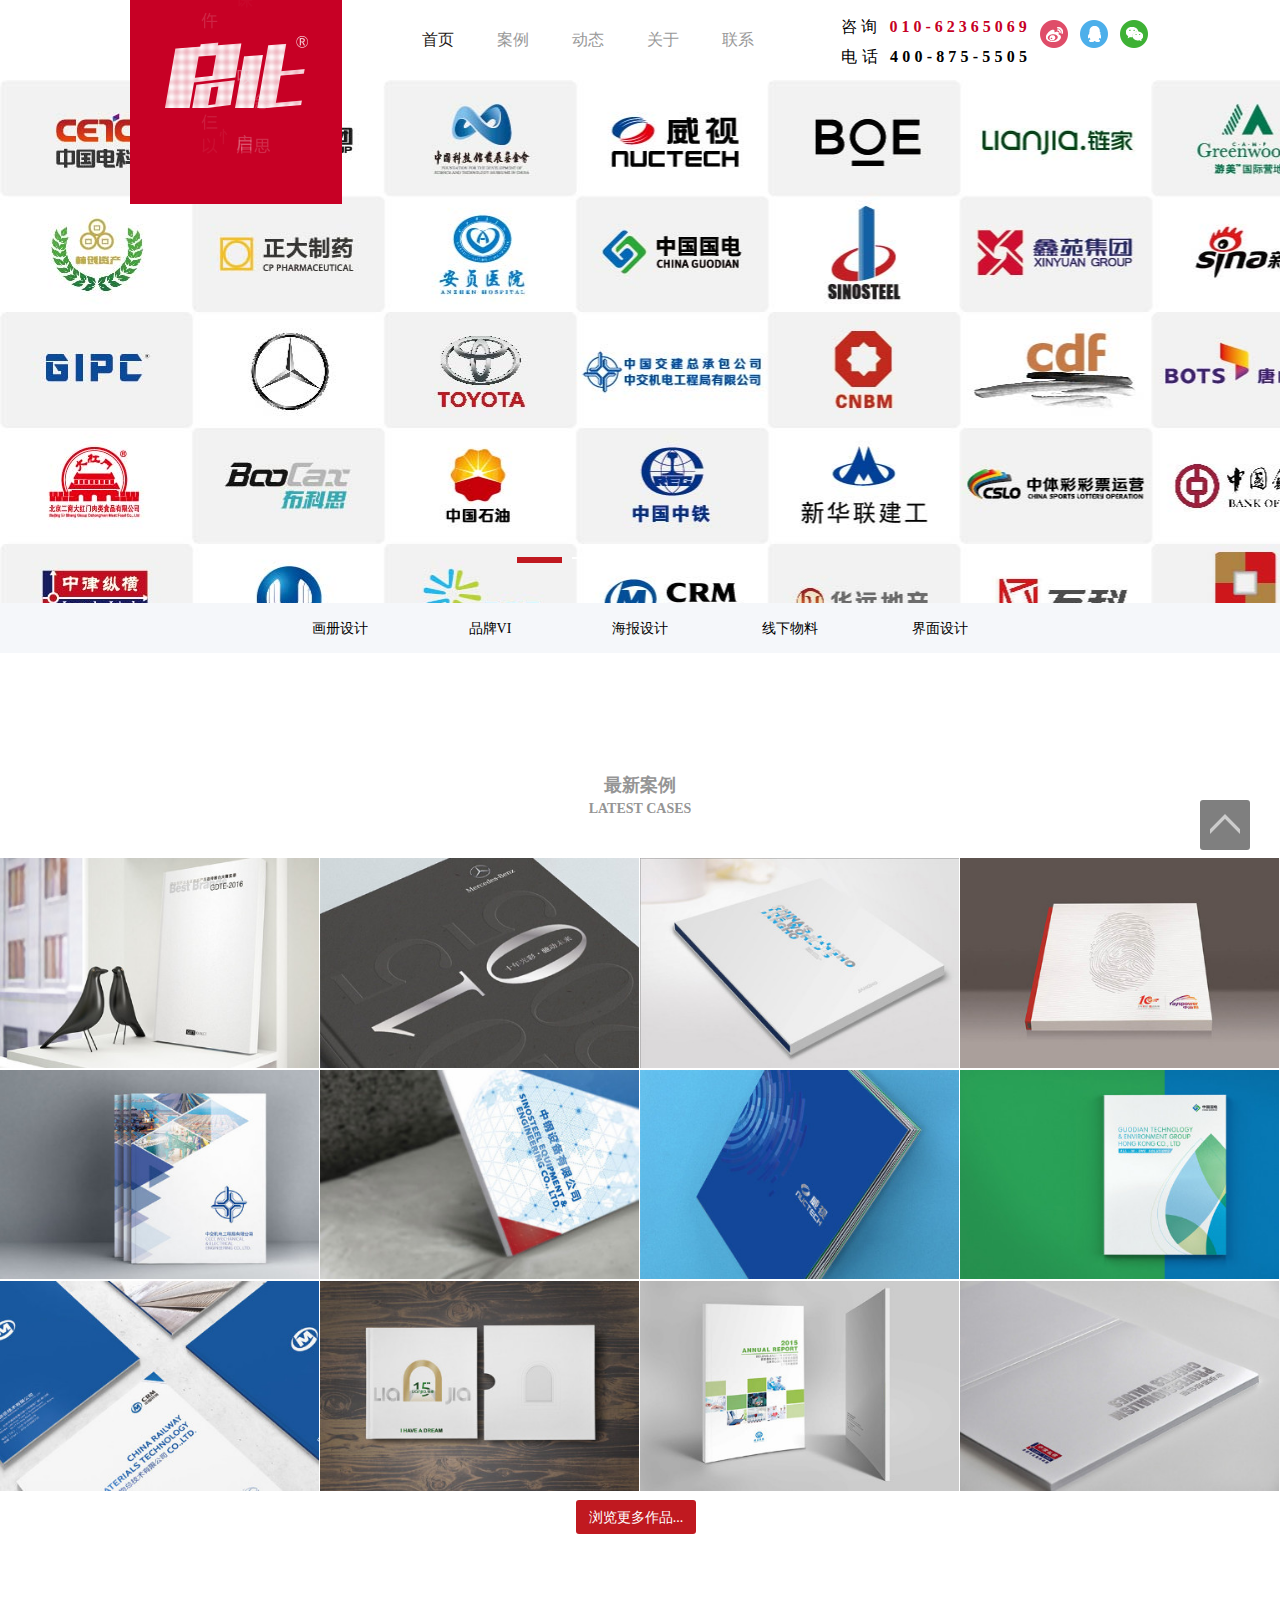
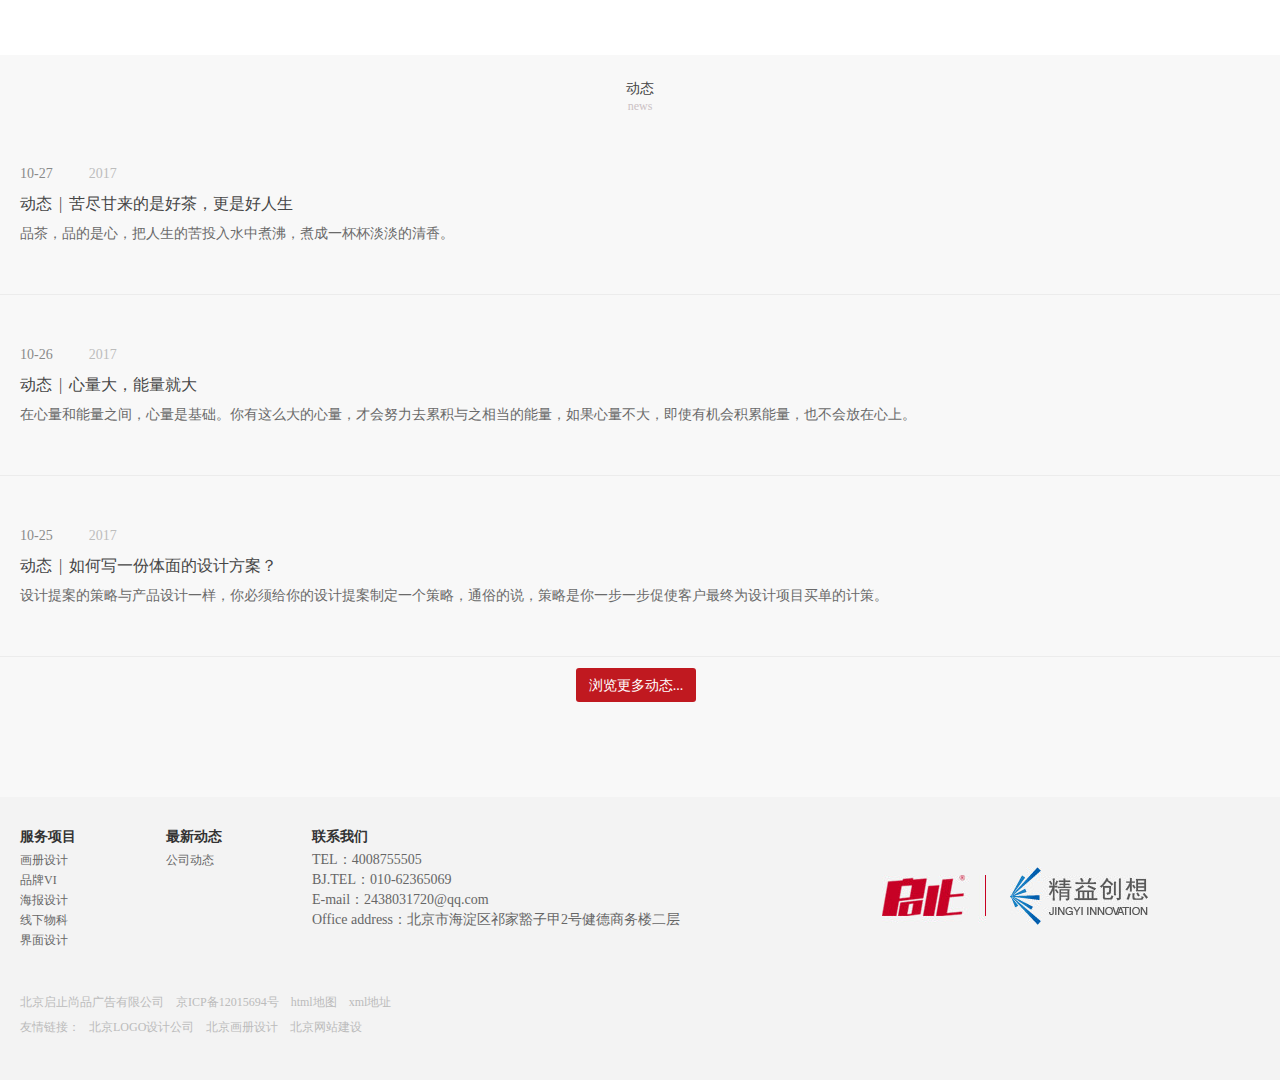
<file: index.html>
<!DOCTYPE html>
<html>
	<head>
		<meta charset="UTF-8">
		<title>启止设计</title>
		<link rel="shortcut icon" type="img/favicon.ico" href="img/favicon.ico" media="screen">
		<link rel="stylesheet" type="text/css" href="css/base.css"/>
		<link rel="stylesheet" type="text/css" href="css/index.css"/>
		<link rel="stylesheet" href="css/swiper-3.3.1.min.css">
		<link rel="stylesheet" href="css/animate.min.css">
		<script type="text/javascript" src="js/jquery-1.4.3.min.js"></script>
		<script type="text/javascript" src="js/bannerjs.js"></script>
		<script type="text/javascript" src="js/jquery.js"></script>
		<script type="text/javascript" src="js/hm.js"></script>		<!--右浮动-->
		<script type="text/javascript" src="js/script.js"></script>
		
		<!--<script src="jss/b.js"></script>
		<script src="jss/index_ajax.js"></script>
		<script src="jss/jquery-1.11.0.js"></script>
		<script src="jss/jquery.SuperSlide.2.1.2.js"></script>
		<script src="jss/lxb.js"></script>
		<script src="jss/main.js"></script>
		<script src="jss/pc_nb.js"></script>
		<script src="jss/v.js"></script>
		<script src="jss/vds.js"></script>-->
		<script type="text/javascript">
			$(function() {
				$('.ew_icon').click(function(e) {
					$('.ew_img').toggle();
				});
			})
		</script>
	</head>
	<body>
		<!--header start-->
		<header>
			<div class="header clearfix">
				<a href="#"><img class="logo" src="img/logo.gif" title="启止设计" /></a>
				<nav>
					<ul>
						<li class="active"><a href="index.html">首页</a></li>
						<li><a href="case.html">案例</a></li>
						<li><a href="trends.html">动态</a></li>
						<li><a href="about.html">关于</a></li>
						<li><a href="contact.html">联系</a></li>
					</ul>
				</nav>
				<div class="phone-num">
					<p> 咨 询 &nbsp; <span class="telin" style="font-weight: 700;">0 1 0 - 6 2 3 6 5 0 6 9</span> </p>
					<p class="phone_tel"> 电 话 &nbsp; <span style="font-weight: 700;">4 0 0 - 8 7 5 - 5 5 0 5</span></p>
				</div>
				<div class="phone_cant">
					<a href="http://weibo.com/qzsj2008" target="_blank">
						<img src="img/weibo.png">
					</a>&nbsp;
					<a href="http://wpa.qq.com/msgrd?v=3&amp;uin=2438031720&amp;site=qq&amp;menu=yes" target="_blank"><img src="img/qq.png"></a>&nbsp;
					<a href="javascript:;">
						<img src="img/weixin.png" class="ew_icon">
						<img src="img/ewm.jpg" class="ew_img" width="150px" height="150px">
					</a>&nbsp;
				</div>
			</div>
		</header>
		<!--header end-->
		<!--轮播图 开始-->
		<section>
			<div class="lbt">
				<div class="ad">
					<ul class="slider clearfix">
						<li><img src="img/banner1.jpg"/></li>
						<li><img src="img/banner2.jpg"/></li>
						<li><img src="img/banner3.jpg"/></li>
						<li><img src="img/banner4.jpg"/></li>
						<li><img src="img/banner5.jpg"/></li>
					</ul>
				  	<ul class="num" >
						<li></li>
						<li></li>
						<li></li>
						<li></li>
						<li></li>
				  	</ul>
				</div>
			</div>
		</section>
		<!--轮播图 结束-->
		<!--banner start-->
		<section>
			<div class="banner">
				<div class="subnav" id="subnav">
					<div class="subnav-k">
						<div class="fd_logo" style="display: none;z-index: 9999;">
							<a href="#"><img src="img/down_logo.png"></a>
						</div>
						<ul class="clearfix">
							<li>
								<a href="case.html">
									<span>画册设计</span>
								</a>
							</li>
							<li>
								<a href="case1.html">
									<span>品牌VI</span>
								</a>
							</li>
							<li>
								<a href="case2.html">
									<span>海报设计</span>
								</a>
							</li>
							<li>
								<a href="case3.html">
									<span>线下物料</span>
								</a>
							</li>
							<li>
								<a href="case4.html">
									<span>界面设计</span>
								</a>
							</li>
						</ul>
						<div class="phone-num mo_down">
							<p><span class="telin" style="font-weight:700;">0 1 0 - 6 2 3 6 5 0 6 9</span> </p>
						</div>
					</div>
				</div>
			</div>
		</section>
		<!--banner end-->
		<!--cases start-->
		<section>
			<div class="cases">
				<h1 class=" english_font wow fadeInDown animated animated animated" data-wow-delay=".0s">
					最新案例
					<span>LATEST CASES</span>
				</h1>
				<div class="c_img clearfix">
					<div><a href="#"><img src="img/1.jpg" title="国电品牌" /></a></div>
					<div><a href="#"><img src="img/15.jpg" title="北京奔驰" /></a></div>
					<div><a href="#"><img src="img/13.jpg" title="江河幕墙" /></a></div>
					<div><a href="#"><img src="img/8.jpg" title="中海阳能量" /></a></div>
					<div><a href="#"><img src="img/11.jpg" title="中交机电" /></a></div>
					<div><a href="#"><img src="img/12.jpg" title="中钢设备" /></a></div>
					<div><a href="#"><img src="img/3.jpg" title="同方威视" /></a></div>
					<div><a href="#"><img src="img/2.jpg" title="国电海外" /></a></div>
					<div><a href="#"><img src="img/7.jpg" title="中铁物总" /></a></div>
					<div><a href="#"><img src="img/6.jpg" title="链家地产" /></a></div>
					<div><a href="#"><img src="img/71.jpg" title="安贞医院年报2015" /></a></div>
					<div><a href="#"><img src="img/31.jpg" title="中律纵横" /></a></div>
					<button><a href="case.html">浏览更多作品...</a></button>
				</div>
			</div>
		</section>
		<!--cases end-->
		<!--news start-->
		<section>
			<div class="news">
				<h3>动态<span>news</span></h3>
				<div>
					<p class="p1">10-27<span>2017</span></p>
					<p class="p2">动态<span>|</span>苦尽甘来的是好茶，更是好人生</p>
					<p class="p3">品茶，品的是心，把人生的苦投入水中煮沸，煮成一杯杯淡淡的清香。</p>
				</div>
				<div>
					<p class="p1">10-26<span>2017</span></p>
					<p class="p2">动态<span>|</span>心量大，能量就大</p>
					<p class="p3">在心量和能量之间，心量是基础。你有这么大的心量，才会努力去累积与之相当的能量，如果心量不大，即使有机会积累能量，也不会放在心上。</p>
				</div>
				<div>
					<p class="p1">10-25<span>2017</span></p>
					<p class="p2">动态<span>|</span>如何写一份体面的设计方案？</p>
					<p class="p3">设计提案的策略与产品设计一样，你必须给你的设计提案制定一个策略，通俗的说，策略是你一步一步促使客户最终为设计项目买单的计策。</p>
				</div>
				<button><a href="trends.html">浏览更多动态...</a></button>
			</div>
		</section>
		<!--news end-->
		<!--footer start-->
		<footer>
			<div class="footer">
				<div class="clearfix">
					<ul>
						<li>服务项目
							<ul>
								<li><a href="#">画册设计</a></li>
								<li><a href="#">品牌VI</a></li>
								<li><a href="#">海报设计</a></li>
								<li><a href="#">线下物科</a></li>
								<li><a href="#">界面设计</a></li>
							</ul>
						</li>
						<li>最新动态
							<ul>
								<li><a href="#">公司动态</a></li>
							</ul>
						</li>
						<li style="width: 380px;">联系我们
							<ul>
								<li>TEL：4008755505</li>
								<li>BJ.TEL：010-62365069</li>
								<li>E-mail：2438031720@qq.com</li>
								<li>Office address：北京市海淀区祁家豁子甲2号健德商务楼二层</li>
							</ul>
						</li>
					</ul>
					<img src="img/qz.jpg"/>
				</div>
				<p>北京启止尚品广告有限公司&nbsp;&nbsp;&nbsp;&nbsp;京ICP备12015694号&nbsp;&nbsp;&nbsp;&nbsp;<a href="#">html地图</a>&nbsp;&nbsp;&nbsp;&nbsp;<a href="#">xml地址</a></p>
				<p>友情链接：&nbsp;&nbsp;&nbsp;<a href="#">北京LOGO设计公司</a>&nbsp;&nbsp;&nbsp;&nbsp;<a href="#">北京画册设计</a>&nbsp;&nbsp;&nbsp;&nbsp;<a href="#">北京网站建设</a></p>
			</div>
		</footer>
		<!--footer end-->
		<div class="go_top">
			<a id="scroolTop" style="display: inline;"></a>
		</div>
		<script>
			if (!(/msie [6|7|8|9]/i.test(navigator.userAgent))){
				new WOW().init();
			};
		</script>
		<script language="JavaScript">
		    if (!(/msie [6|7|8|9]/i.test(navigator.userAgent))){
		        var wow = new WOW({
		            boxClass: 'wow',
		            animateClass: 'animated',
		            offset: 0,
		            mobile: false,
		            live: true
		        });
		        wow.init();
		    }
		</script>
	</body>
</html>
</file>
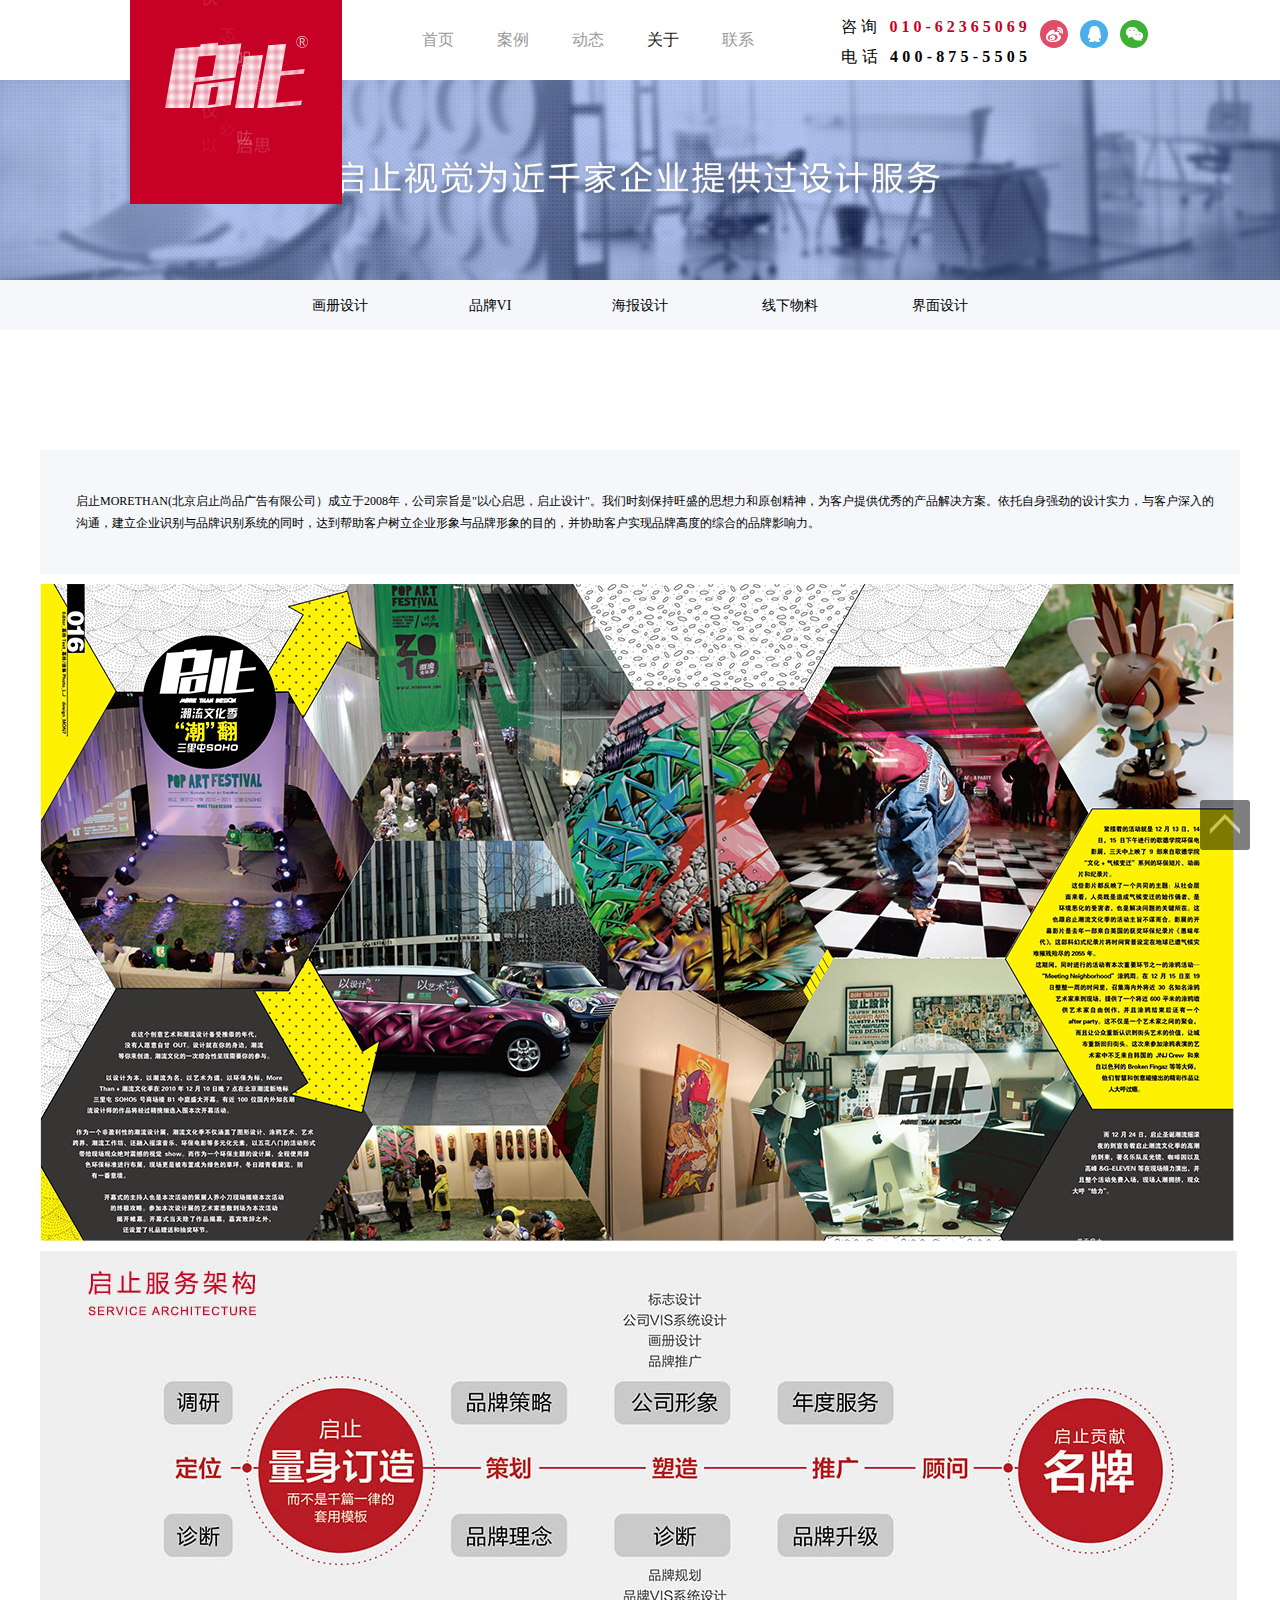
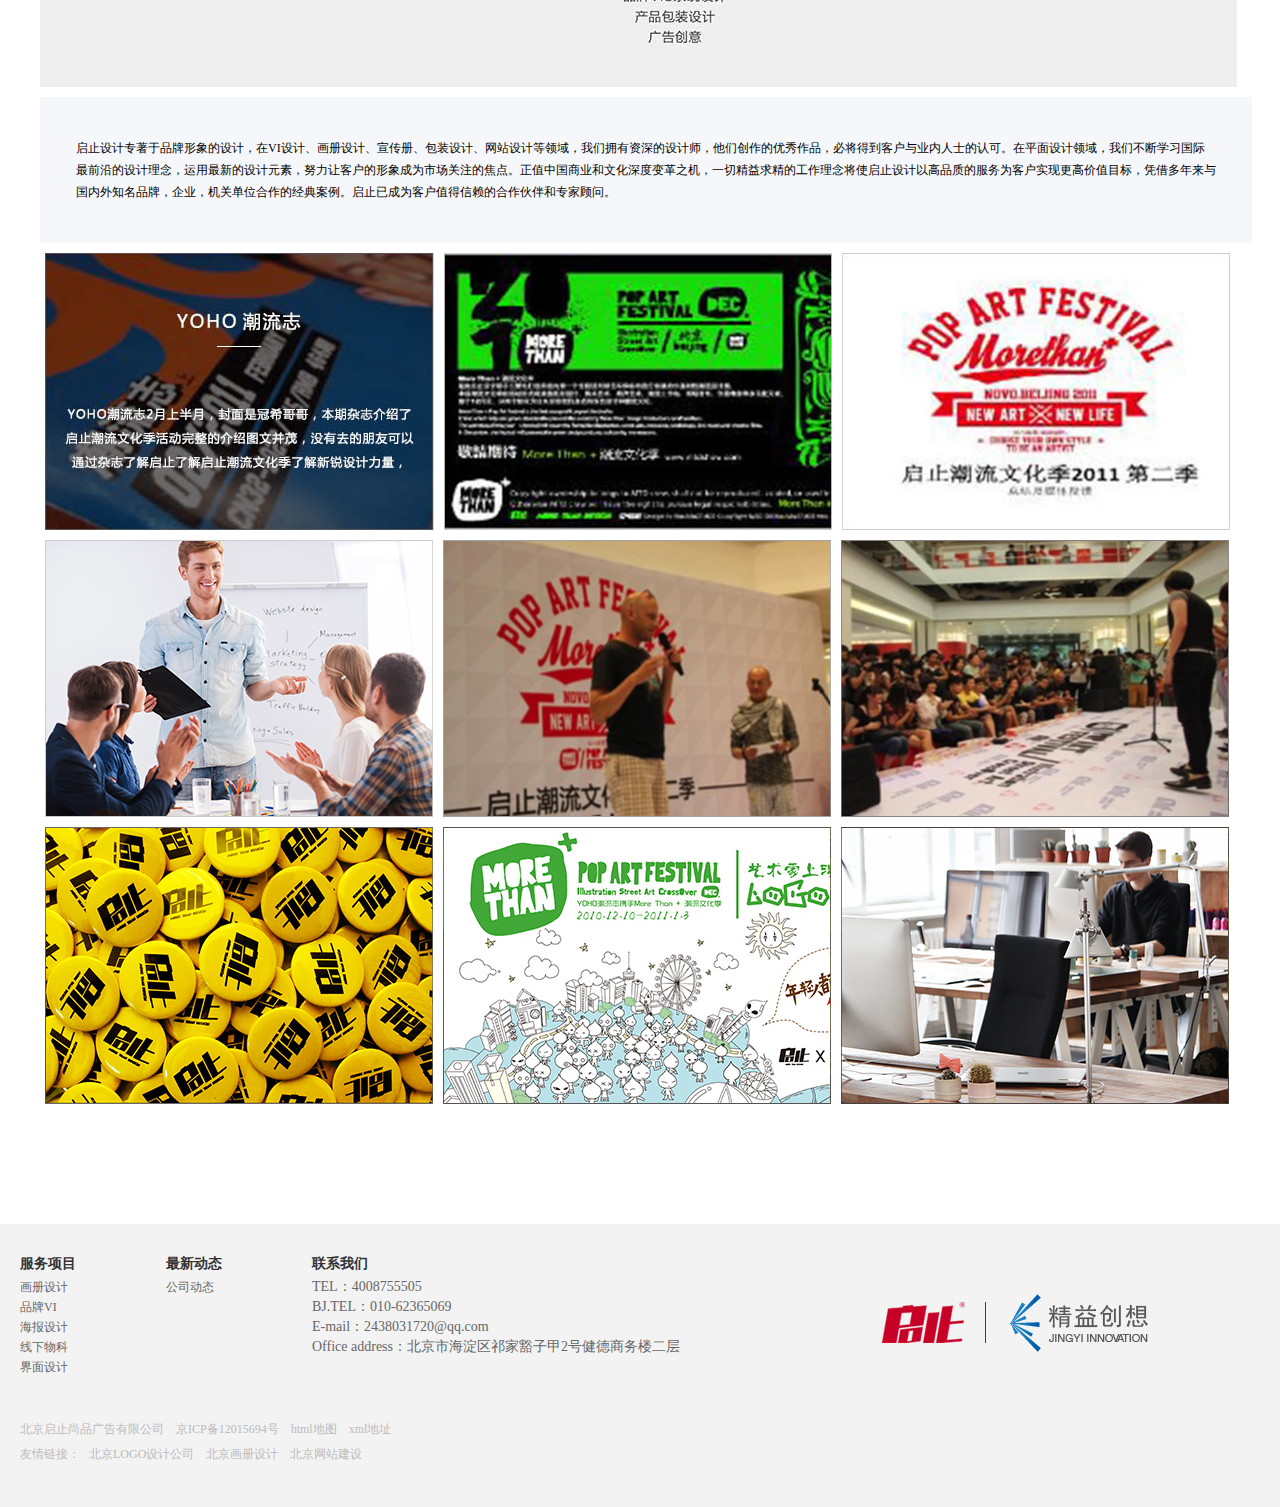
<file: about.html>
<!DOCTYPE html>
<html>
	<head>
		<meta charset="UTF-8">
		<title>启止设计</title>
		<link rel="shortcut icon" type="img/favicon.ico" href="img/favicon.ico" media="screen">
		<link rel="stylesheet" type="text/css" href="css/base.css"/>
		<link rel="stylesheet" type="text/css" href="css/index.css"/>
		<link rel="stylesheet" type="text/css" href="css/about.css"/>
		<link rel="stylesheet" href="css/swiper-3.3.1.min.css">
		<link rel="stylesheet" href="css/animate.min.css">
		<script type="text/javascript" src="js/jquery-1.4.3.min.js"></script>
		<script type="text/javascript" src="js/bannerjs.js"></script>
		<script type="text/javascript" src="js/jquery.js"></script>
		<script type="text/javascript" src="js/hm.js"></script>		<!--右浮动-->
		<script type="text/javascript" src="js/script.js"></script>
		<script type="text/javascript" src="js/wow.min.js"></script>
		<script type="text/javascript">
			$(function() {
				$('.ew_icon').click(function(e) {
					$('.ew_img').toggle();
				});
			})
		</script>
	</head>
	<body>
		<!--header start-->
		<header>
			<div class="header clearfix">
				<a href=""><img class="logo" src="img/logo.gif" title="启止设计" /></a>
				<nav>
					<ul>
						<li><a href="index.html">首页</a></li>
						<li><a href="case.html">案例</a></li>
						<li><a href="trends.html">动态</a></li>
						<li class="active"><a href="about.html">关于</a></li>
						<li><a href="contact.html">联系</a></li>
					</ul>
				</nav>
				<div class="phone-num">
					<p> 咨 询 &nbsp; <span class="telin" style="font-weight: 700;">0 1 0 - 6 2 3 6 5 0 6 9</span> </p>
					<p class="phone_tel"> 电 话 &nbsp; <span style="font-weight: 700;">4 0 0 - 8 7 5 - 5 5 0 5</span></p>
				</div>
				<div class="phone_cant">
					<a href="http://weibo.com/qzsj2008" target="_blank">
						<img src="img/weibo.png">
					</a>&nbsp;
					<a href="http://wpa.qq.com/msgrd?v=3&amp;uin=2438031720&amp;site=qq&amp;menu=yes" target="_blank"><img src="img/qq.png"></a>&nbsp;
					<a href="javascript:;">
						<img src="img/weixin.png" class="ew_icon">
						<img src="img/ewm.jpg" class="ew_img" width="150px" height="150px">
					</a>&nbsp;
				</div>
			</div>
		</header>
		<!--header end-->
		<!--banner start-->
		<section>
			<div class="banner">
				<img src="img/about_banner.jpg" style="width: 100%; margin: 0 auto;"/>
				<div class="subnav" id="subnav">
					<div class="subnav-k">
						<div class="fd_logo" style="display: none;z-index: 9999;">
							<a href=""><img src="img/down_logo.png"></a>
						</div>
						<ul class="clearfix">
							<li>
								<a href="">
									<span>画册设计</span>
								</a>
							</li>
							<li>
								<a href="">
									<span>品牌VI</span>
								</a>
							</li>
							<li>
								<a href="">
									<span>海报设计</span>
								</a>
							</li>
							<li>
								<a href="">
									<span>线下物料</span>
								</a>
							</li>
							<li>
								<a href="">
									<span>界面设计</span>
								</a>
							</li>
						</ul>
						<div class="phone-num mo_down">
							<p><span class="telin" style="font-weight:700;">0 1 0 - 6 2 3 6 5 0 6 9</span> </p>
						</div>
					</div>
				</div>
			</div>
		</section>
		<!--banner end-->
		
		<!--case start-->
		<section>
			<div class="about">
				<div class="a_main">
					<div class="m_top">
						<p>启止MORETHAN(北京启止尚品广告有限公司）成立于2008年，公司宗旨是"以心启思，启止设计"。我们时刻保持旺盛的思想力和原创精神，为客户提供优秀的产品解决方案。依托自身强劲的设计实力，与客户深入的沟通，建立企业识别与品牌识别系统的同时，达到帮助客户树立企业形象与品牌形象的目的，并协助客户实现品牌高度的综合的品牌影响力。</p>
					</div>
					<div class="m_bottom">
						<img src="img/about.jpg"/>
					</div>
				</div>
				<div class="a_center">
					<img src="img/about_b.jpg" />
				</div>
				<div class="a_center1">
					<div class="a_p">
						<p>启止设计专著于品牌形象的设计，在VI设计、画册设计、宣传册、包装设计、网站设计等领域，我们拥有资深的设计师，他们创作的优秀作品，必将得到客户与业内人士的认可。在平面设计领域，我们不断学习国际最前沿的设计理念，运用最新的设计元素，努力让客户的形象成为市场关注的焦点。正值中国商业和文化深度变革之机，一切精益求精的工作理念将使启止设计以高品质的服务为客户实现更高价值目标，凭借多年来与国内外知名品牌，企业，机关单位合作的经典案例。启止已成为客户值得信赖的合作伙伴和专家顾问。</p>
					</div>
				</div>
				<div class="a_bottom">
					<img src="img/about_1.jpg" title="启止设计"/>
					<img src="img/about_2.jpg" title="启止设计"/>
					<img src="img/about_3.jpg" title="启止设计"/>
					<img src="img/about_4.jpg" title="启止设计"/>
					<img src="img/about_5.jpg" title="启止设计"/>
					<img src="img/about_6.jpg" title="启止设计"/>
					<img src="img/about_7.jpg" title="启止设计"/>
					<img src="img/about_8.jpg" title="启止设计"/>
					<img src="img/about_9.jpg" title="启止设计"/>
				</div>
			</div>
		</section>
		<!--case end-->
		
		<!--footer start-->
		<footer>
			<div class="footer">
				<div class="clearfix">
					<ul>
						<li>服务项目
							<ul>
								<li><a href="">画册设计</a></li>
								<li><a href="">品牌VI</a></li>
								<li><a href="">海报设计</a></li>
								<li><a href="">线下物科</a></li>
								<li><a href="">界面设计</a></li>
							</ul>
						</li>
						<li>最新动态
							<ul>
								<li><a href="">公司动态</a></li>
							</ul>
						</li>
						<li style="width: 380px;">联系我们
							<ul>
								<li>TEL：4008755505</li>
								<li>BJ.TEL：010-62365069</li>
								<li>E-mail：2438031720@qq.com</li>
								<li>Office address：北京市海淀区祁家豁子甲2号健德商务楼二层</li>
							</ul>
						</li>
					</ul>
					<img src="img/qz.jpg"/>
				</div>
				<p>北京启止尚品广告有限公司&nbsp;&nbsp;&nbsp;&nbsp;京ICP备12015694号&nbsp;&nbsp;&nbsp;&nbsp;<a href="">html地图</a>&nbsp;&nbsp;&nbsp;&nbsp;<a href="">xml地址</a></p>
				<p>友情链接：&nbsp;&nbsp;&nbsp;<a href="">北京LOGO设计公司</a>&nbsp;&nbsp;&nbsp;&nbsp;<a href="">北京画册设计</a>&nbsp;&nbsp;&nbsp;&nbsp;<a href="">北京网站建设</a></p>
			</div>
		</footer>
		<!--footer end-->
		<div class="go_top">
			<a id="scroolTop" style="display: inline;"></a>
		</div>
		<script>
			if (!(/msie [6|7|8|9]/i.test(navigator.userAgent))){
				new WOW().init();
			};
		</script>
		<script language="JavaScript">
		    if (!(/msie [6|7|8|9]/i.test(navigator.userAgent))){
		        var wow = new WOW({
		            boxClass: 'wow',
		            animateClass: 'animated',
		            offset: 0,
		            mobile: false,
		            live: true
		        });
		        wow.init();
		    }
		</script>
	</body>
</html>
</file>
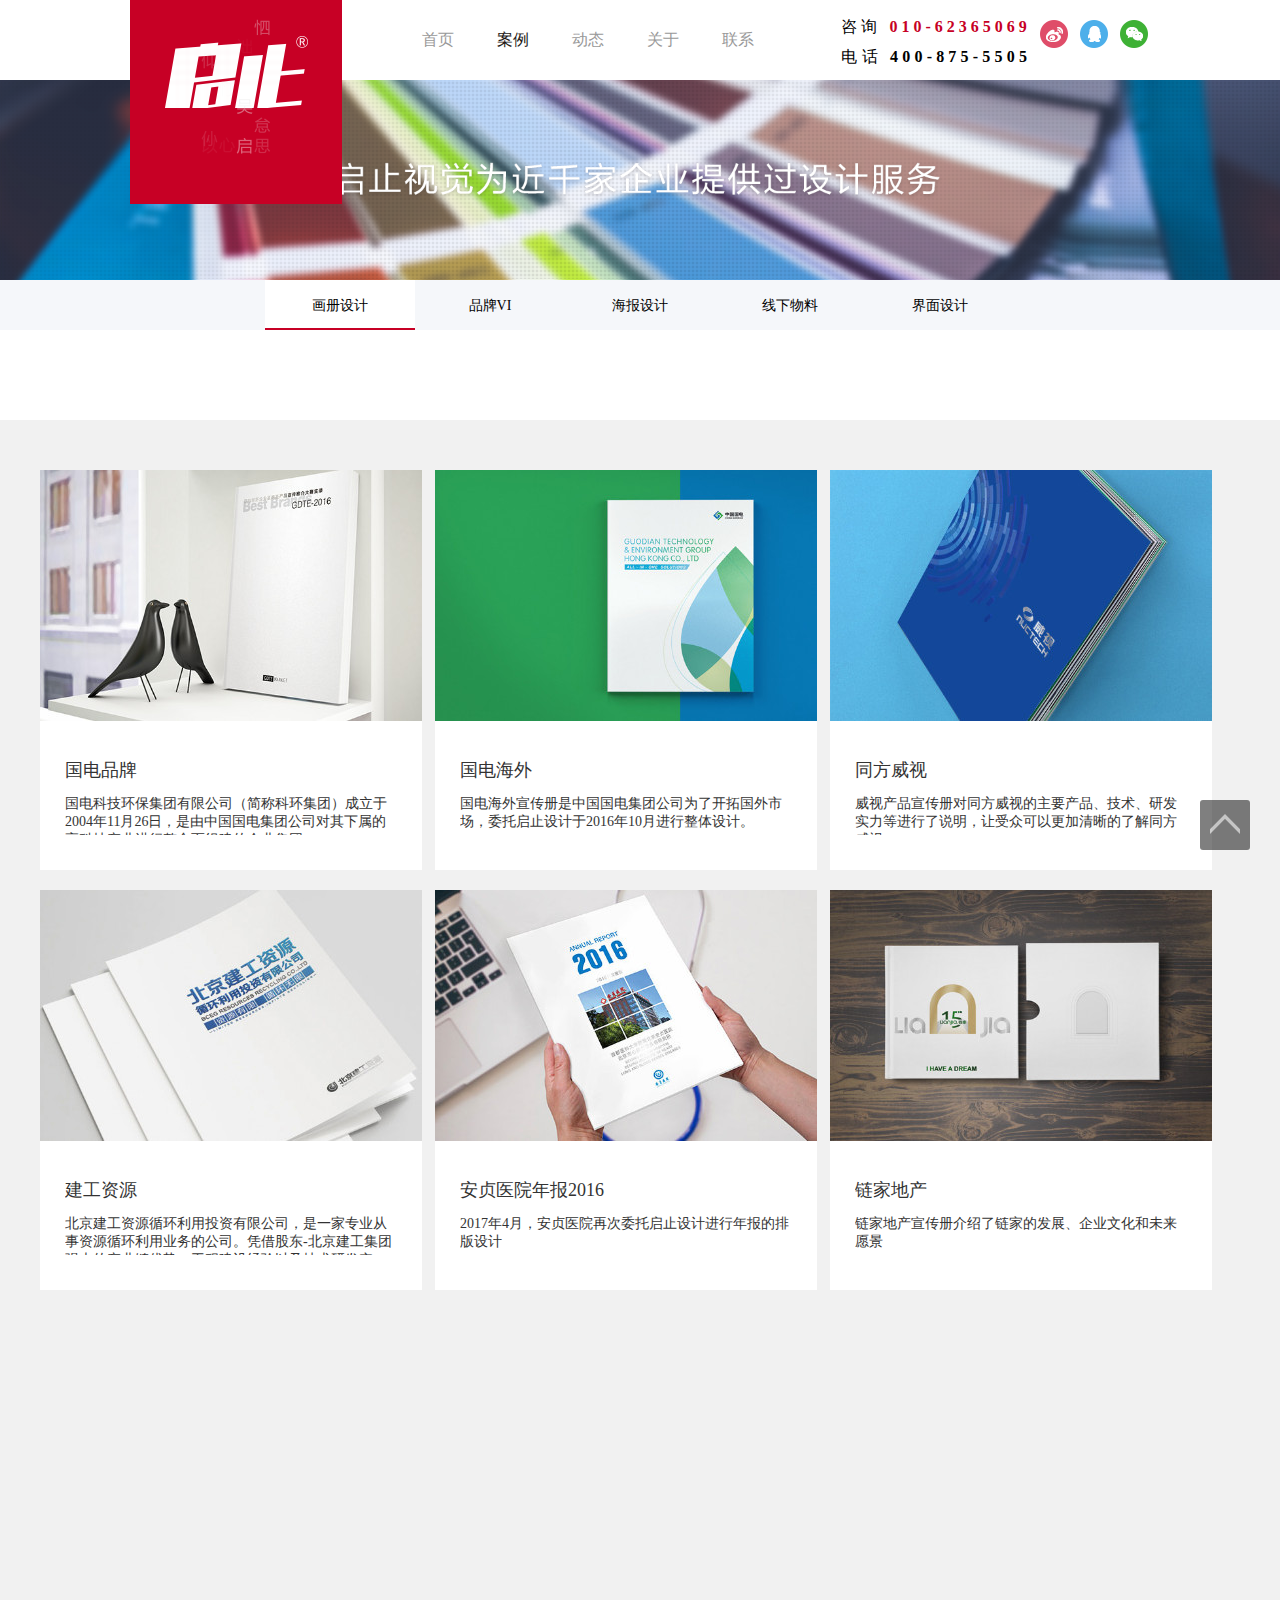
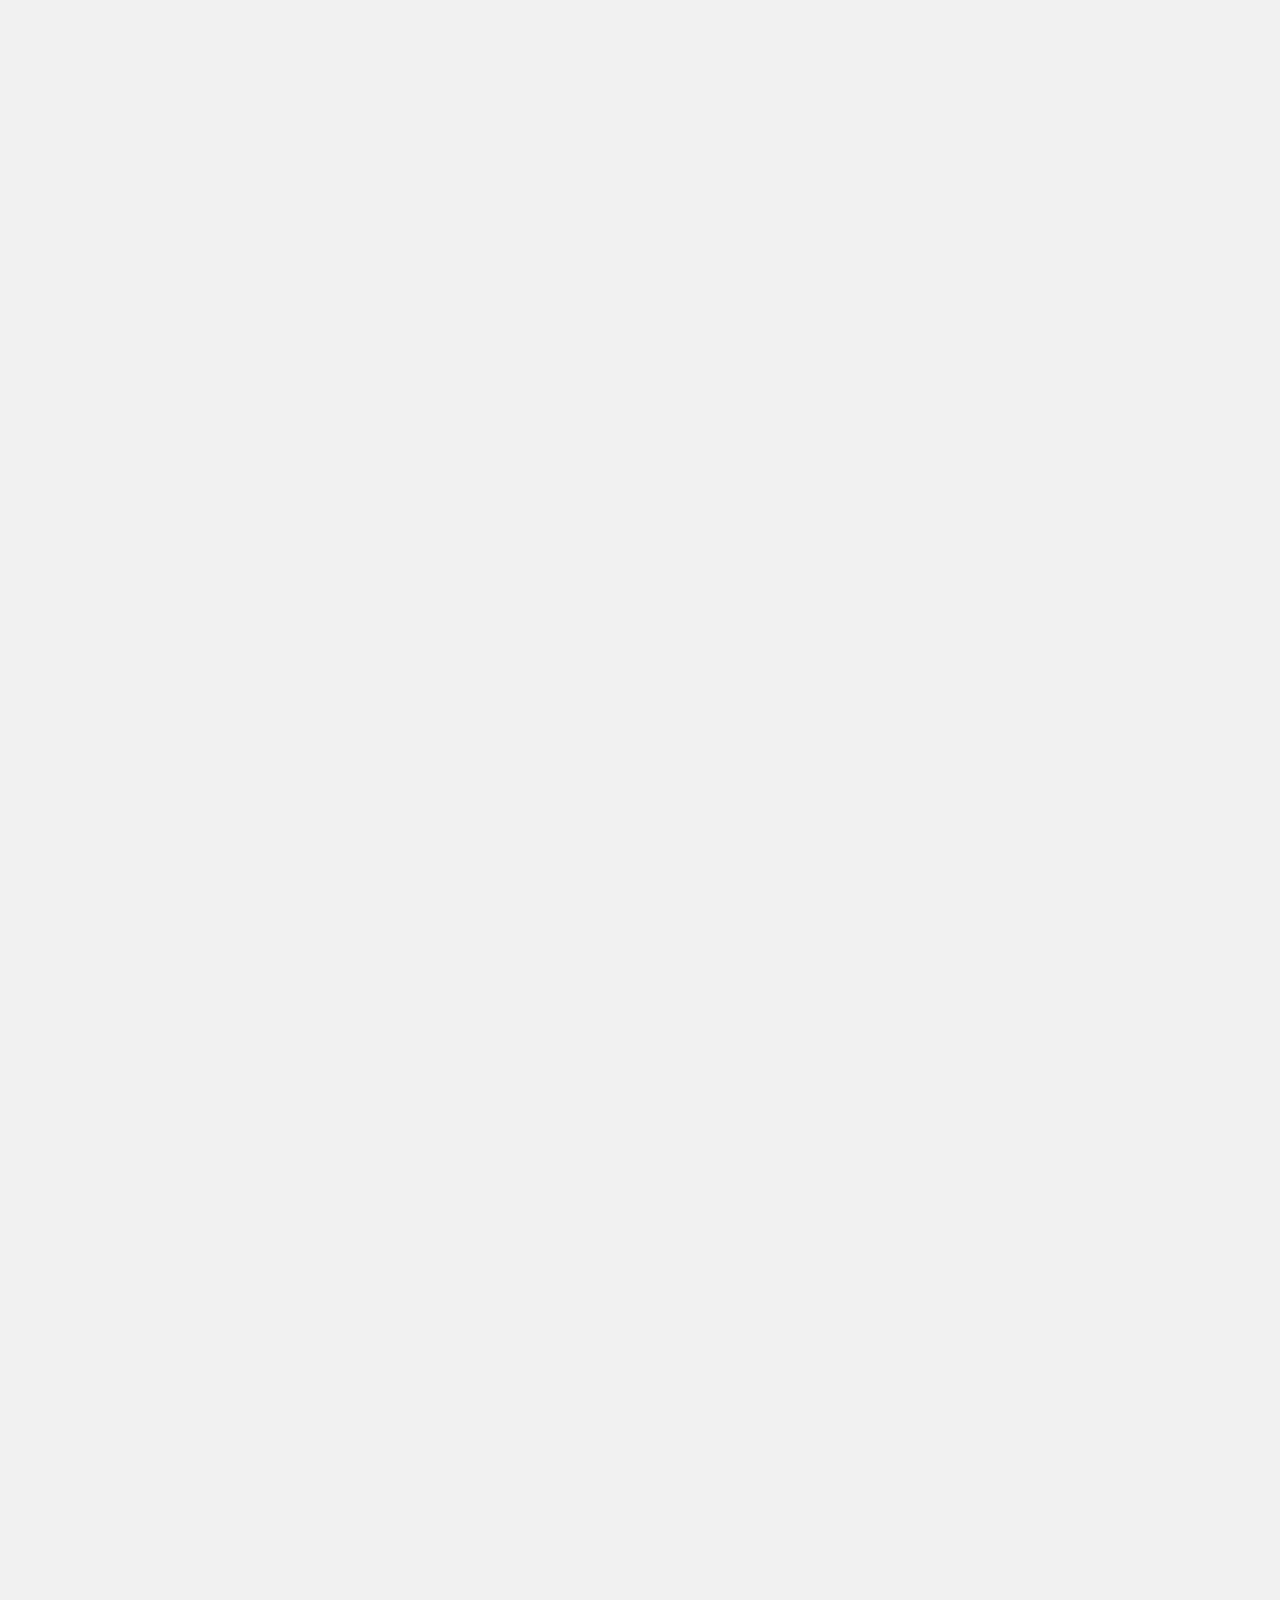
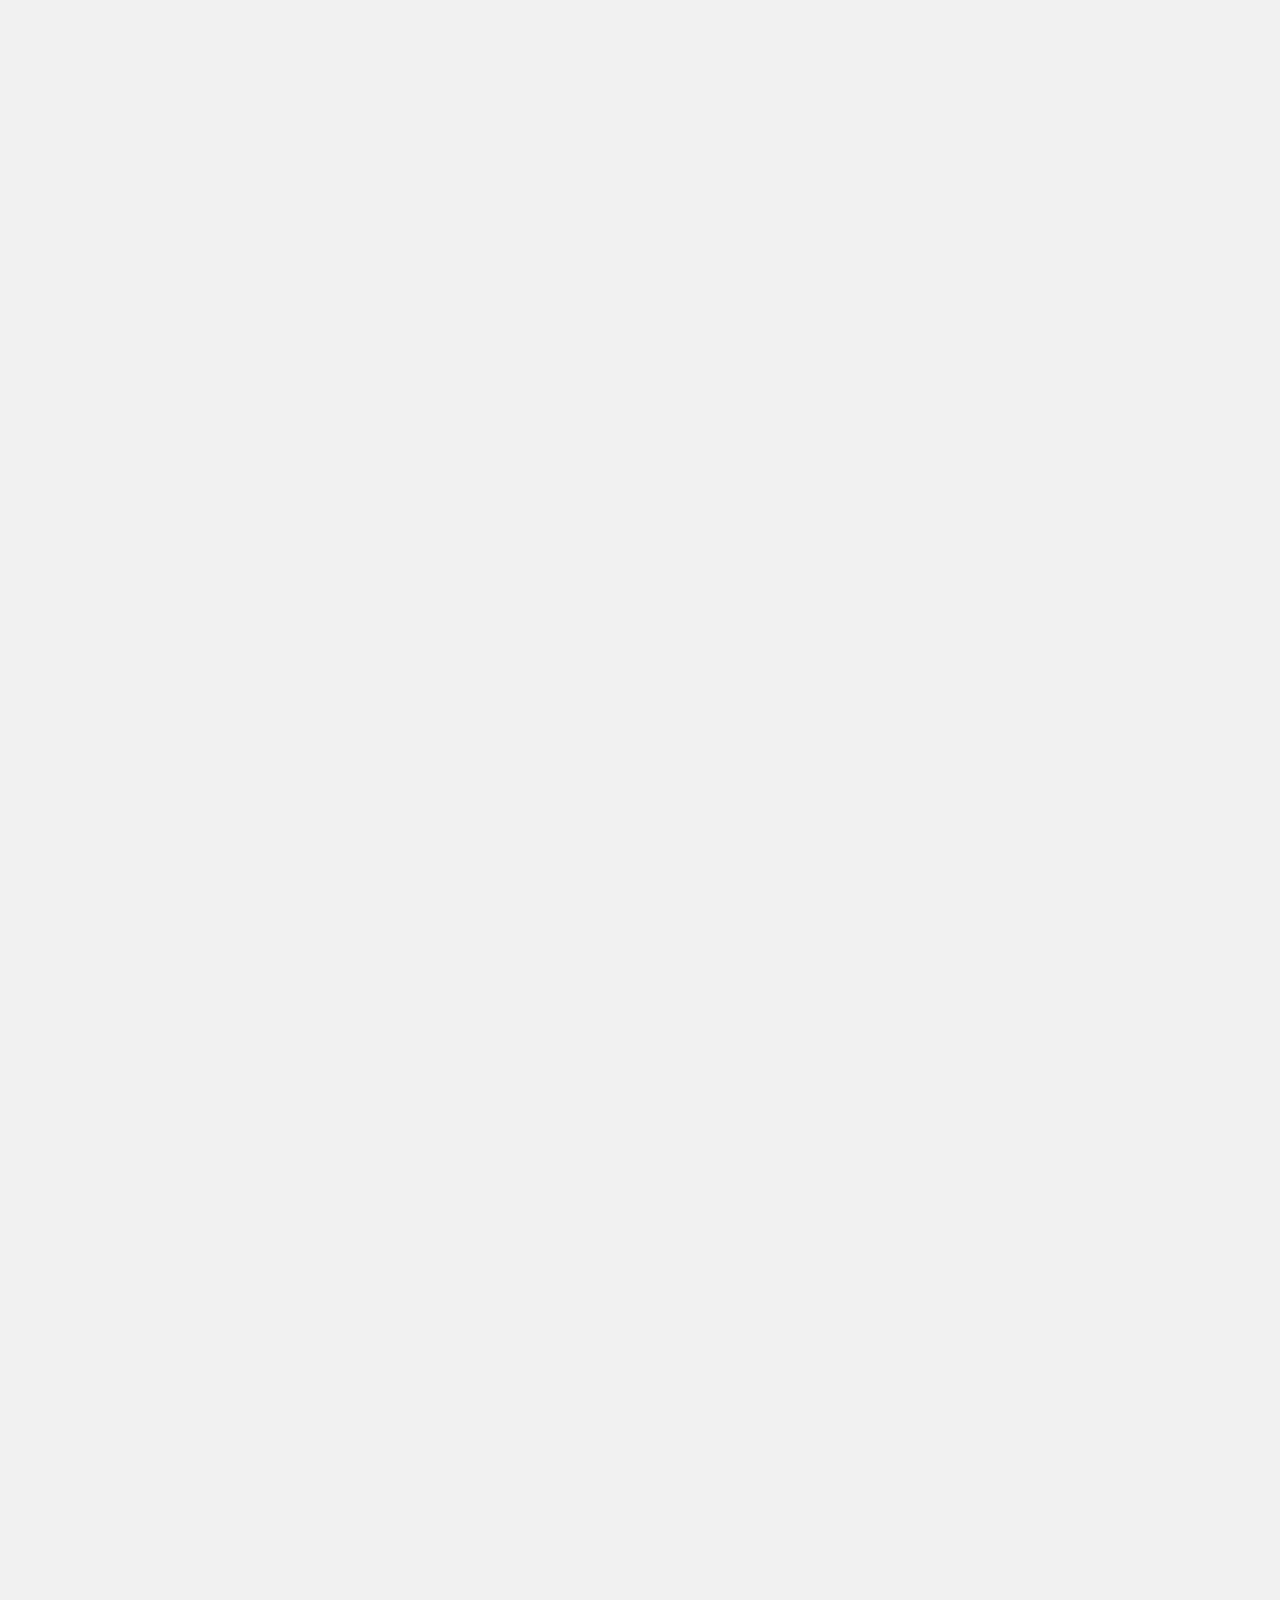
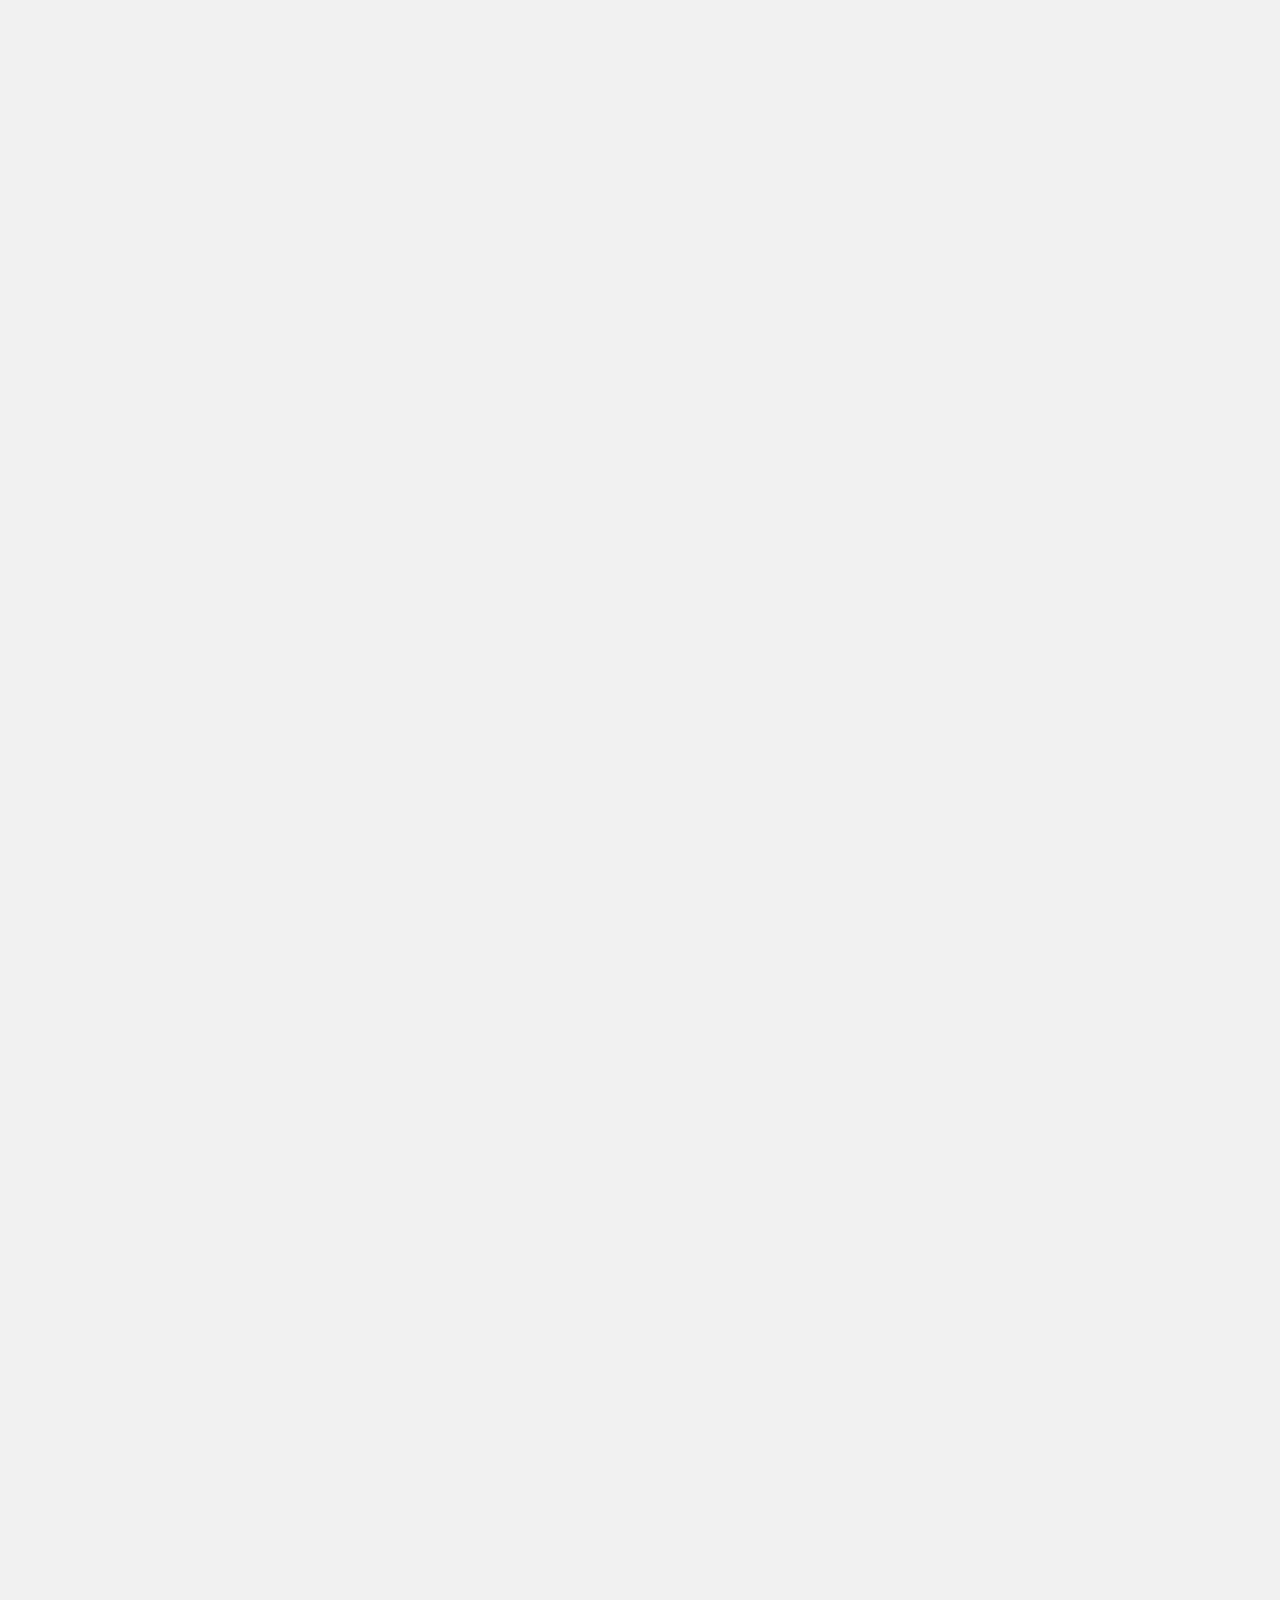
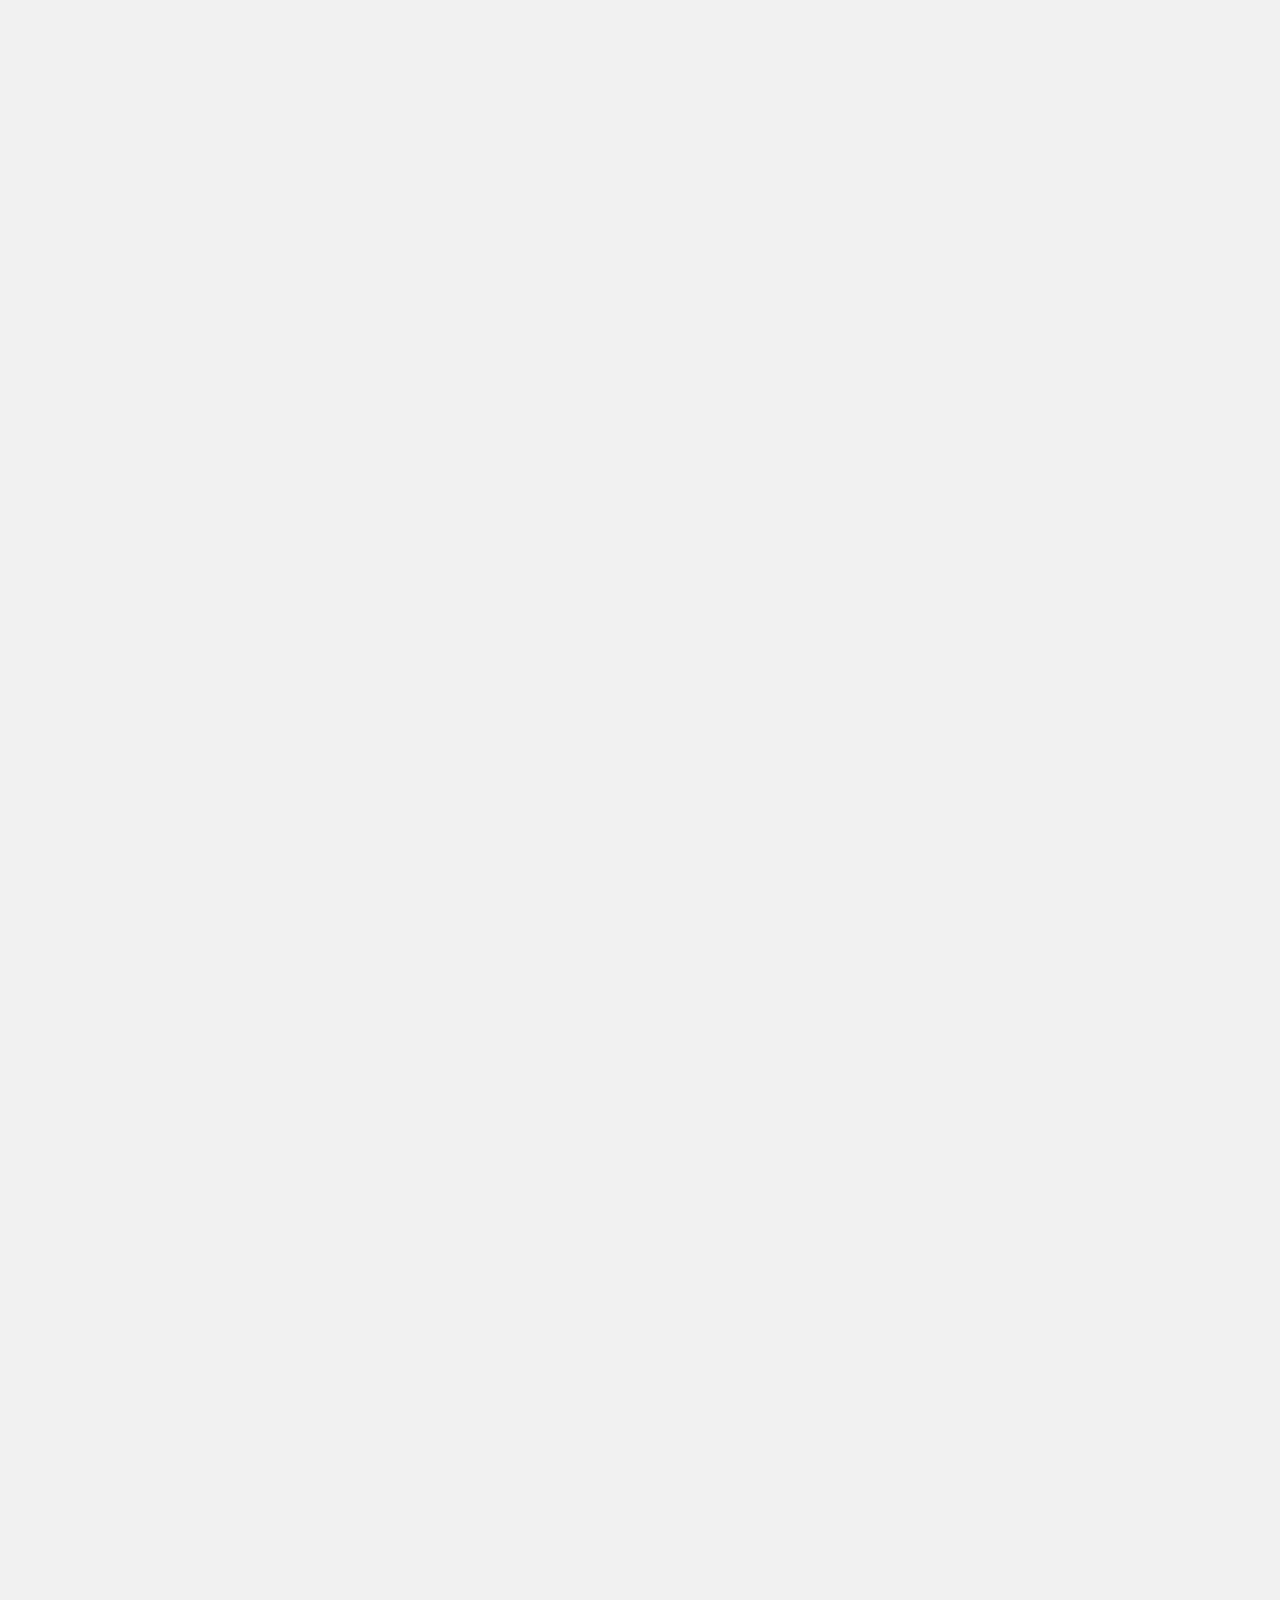
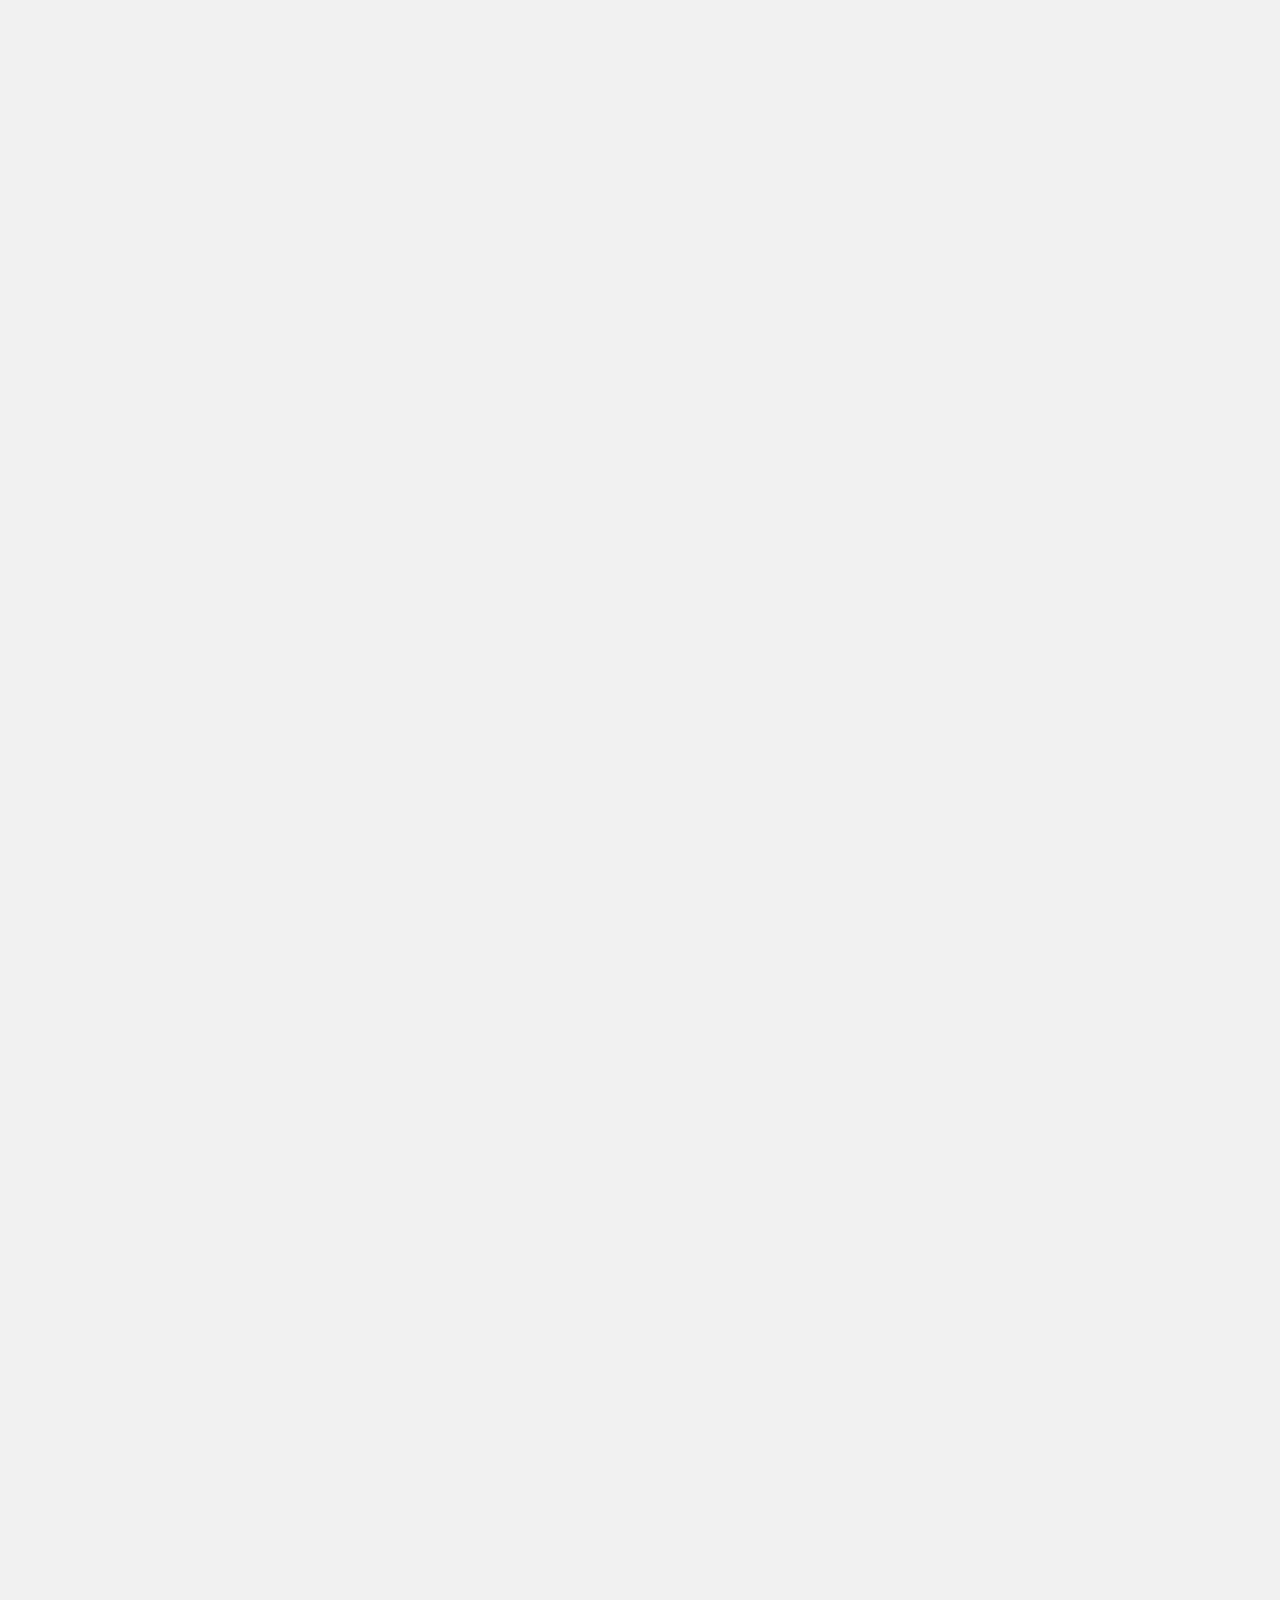
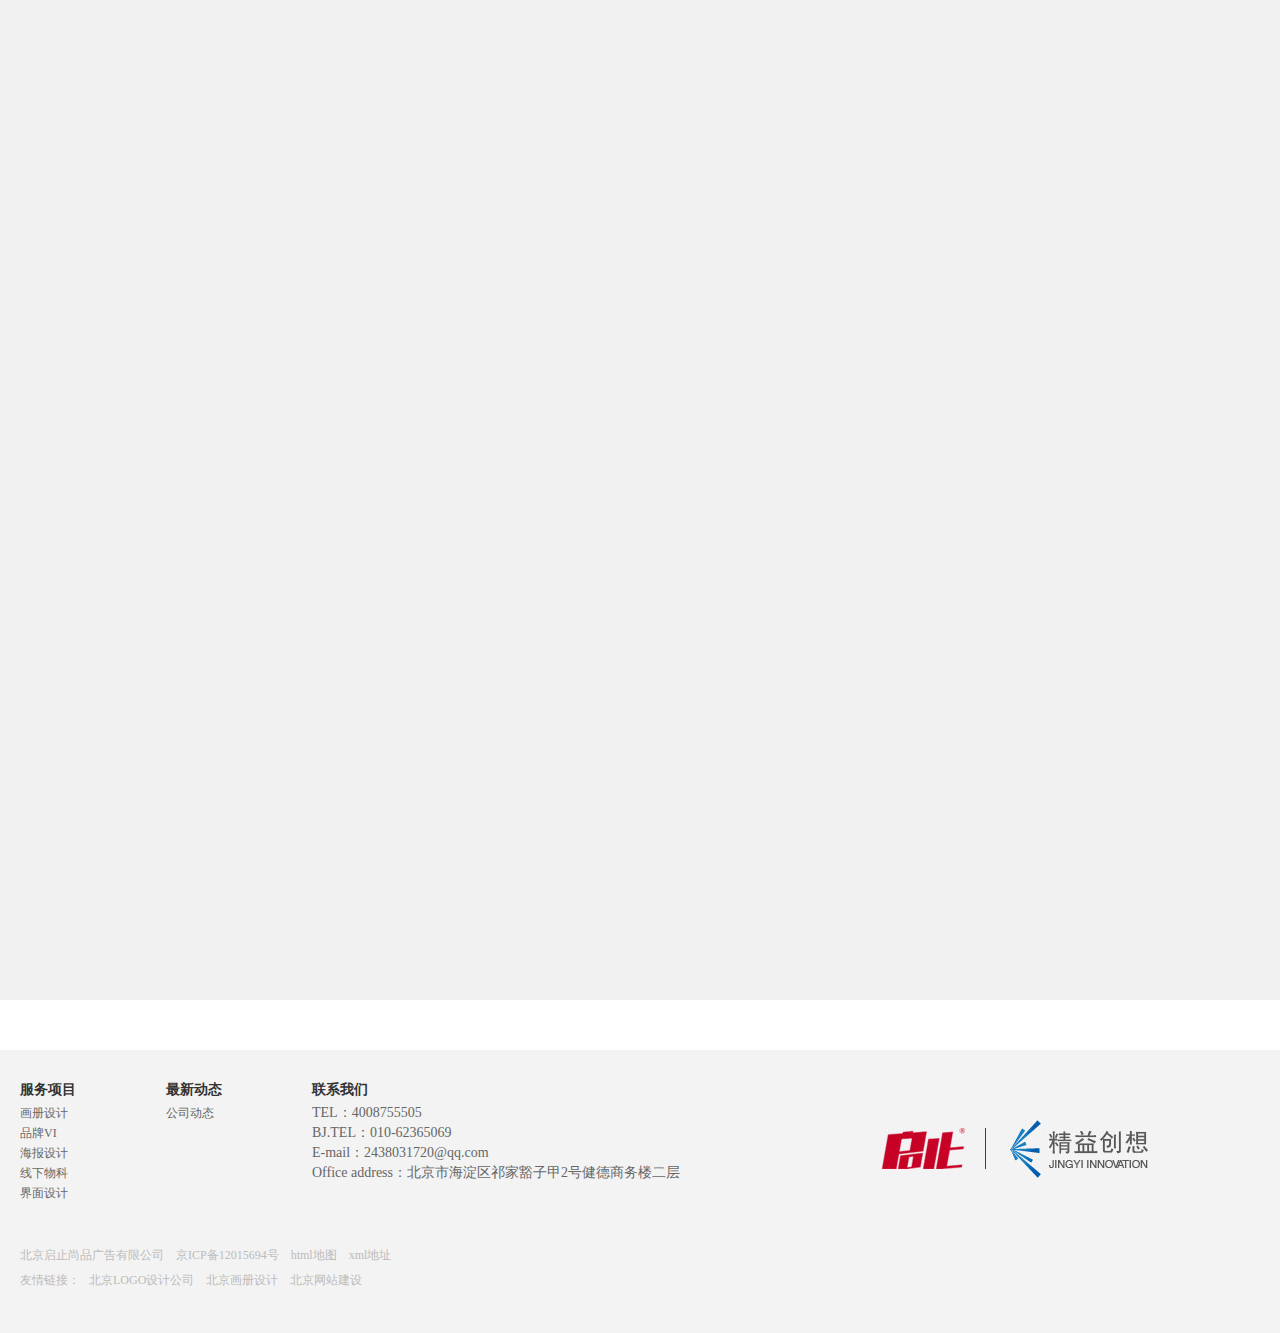
<file: case.html>
﻿<!DOCTYPE html>
<html>
	<head>
		<meta charset="UTF-8">
		<title>启止设计</title>
		<link rel="shortcut icon" type="img/favicon.ico" href="img/favicon.ico" media="screen">
		<link rel="stylesheet" type="text/css" href="css/base.css"/>
		<link rel="stylesheet" type="text/css" href="css/index.css"/>
		<link rel="stylesheet" type="text/css" href="css/case.css"/>
		<link rel="stylesheet" href="css/swiper-3.3.1.min.css">
		<link rel="stylesheet" href="css/animate.min.css">
		<script type="text/javascript" src="js/jquery-1.4.3.min.js"></script>
		<script type="text/javascript" src="js/bannerjs.js"></script>
		<script type="text/javascript" src="js/jquery.js"></script>
		<script type="text/javascript" src="js/hm.js"></script>		<!--右浮动-->
		<script type="text/javascript" src="js/script.js"></script>
		<script type="text/javascript" src="js/wow.min.js"></script>
		<script type="text/javascript">
			$(function() {
				$('.ew_icon').click(function(e) {
					$('.ew_img').toggle();
				});
			})
		</script>
	</head>
	<body>
		<!--header start-->
		<header>
			<div class="header clearfix">
				<a href=""><img class="logo" src="img/logo.gif" title="启止设计" /></a>
				<nav>
					<ul>
						<li><a href="index.html">首页</a></li>
						<li class="active"><a href="case.html">案例</a></li>
						<li><a href="trends.html">动态</a></li>
						<li><a href="about.hmtl">关于</a></li>
						<li><a href="contact.html">联系</a></li>
					</ul>
				</nav>
				<div class="phone-num">
					<p> 咨 询 &nbsp; <span class="telin" style="font-weight: 700;">0 1 0 - 6 2 3 6 5 0 6 9</span> </p>
					<p class="phone_tel"> 电 话 &nbsp; <span style="font-weight: 700;">4 0 0 - 8 7 5 - 5 5 0 5</span></p>
				</div>
				<div class="phone_cant">
					<a href="http://weibo.com/qzsj2008" target="_blank">
						<img src="img/weibo.png">
					</a>&nbsp;
					<a href="http://wpa.qq.com/msgrd?v=3&amp;uin=2438031720&amp;site=qq&amp;menu=yes" target="_blank"><img src="img/qq.png"></a>&nbsp;
					<a href="javascript:;">
						<img src="img/weixin.png" class="ew_icon">
						<img src="img/ewm.jpg" class="ew_img" width="150px" height="150px">
					</a>&nbsp;
				</div>
			</div>
		</header>
		<!--header end-->
		<!--banner start-->
		<section>
			<div class="banner">
				<img src="img/case_banner.png" style="width: 100%; margin: 0 auto;"/>
				<div class="subnav" id="subnav">
					<div class="subnav-k">
						<div class="fd_logo" style="display: none;z-index: 9999;">
							<a href=""><img src="img/down_logo.png"></a>
						</div>
						<ul class="clearfix">
							<li class="sub_hin">
								<a href="case.html">
									<span>画册设计</span>
								</a>
							</li>
							<li>
								<a href="case1.html">
									<span>品牌VI</span>
								</a>
							</li>
							<li>
								<a href="case2.html">
									<span>海报设计</span>
								</a>
							</li>
							<li>
								<a href="case3.html">
									<span>线下物料</span>
								</a>
							</li>
							<li>
								<a href="case4.html">
									<span>界面设计</span>
								</a>
							</li>
						</ul>
						<div class="phone-num mo_down">
							<p><span class="telin" style="font-weight:700;">0 1 0 - 6 2 3 6 5 0 6 9</span> </p>
						</div>
					</div>
				</div>
			</div>
		</section>
		<!--banner end-->
		
		<!--case start-->
		<section style="background: #F1F1F1;">
			<div id="case" class="clearfix">
				<div class="wow fadeInUp animated" data-wow-delay=".0s" style="visibility: visible; animation-delay: 0s; animation-name: fadeInUp;">
					<img src="img/1.jpg" title="国电品牌" />
					<div>
						<h4>国电品牌</h4>
						<p>国电科技环保集团有限公司（简称科环集团）成立于2004年11月26日，是由中国国电集团公司对其下属的高科技产业进行整合而组建的企业集团。</p>
					</div>
				</div>
				<div class="wow fadeInUp animated" data-wow-delay=".0s" style="visibility: visible; animation-delay: 0s; animation-name: fadeInUp;">
					<img src="img/2.jpg" title="国电海外" />
					<div>
						<h4>国电海外</h4>
						<p>国电海外宣传册是中国国电集团公司为了开拓国外市场，委托启止设计于2016年10月进行整体设计。</p>
					</div>
				</div>
				<div class="wow fadeInUp animated" data-wow-delay=".0s" style="visibility: visible; animation-delay: 0s; animation-name: fadeInUp;">
					<img  src="img/3.jpg" title="同方威视" />
					<div>
						<h4>同方威视</h4>
						<p>威视产品宣传册对同方威视的主要产品、技术、研发实力等进行了说明，让受众可以更加清晰的了解同方威视。</p>
					</div>
				</div>
				<div class="wow fadeInUp animated" data-wow-delay=".0s" style="visibility: visible; animation-delay: 0s; animation-name: fadeInUp;">
					<img  src="img/4.jpg" title="建工资源" />
					<div>
						<h4>建工资源</h4>
						<p>北京建工资源循环利用投资有限公司，是一家专业从事资源循环利用业务的公司。凭借股东-北京建工集团强大的产业链优势、工程建设经验以及技术研发实力，融合了国际先进的资源化理念和</p>
					</div>
				</div>
				<div class="wow fadeInUp animated" data-wow-delay=".0s" style="visibility: visible; animation-delay: 0s; animation-name: fadeInUp;">
					<img  src="img/5.jpg" title="安贞医院年报2016" />
					<div>
						<h4>安贞医院年报2016</h4>
						<p>2017年4月，安贞医院再次委托启止设计进行年报的排版设计</p>
					</div>
				</div>
				<div class="wow fadeInUp animated" data-wow-delay=".0s" style="visibility: visible; animation-delay: 0s; animation-name: fadeInUp;">
					<img  src="img/6.jpg" title="链家地产" />
					<div>
						<h4>链家地产</h4>
						<p>链家地产宣传册介绍了链家的发展、企业文化和未来愿景</p>
					</div>
				</div>
				<div class="wow fadeInUp animated" data-wow-delay=".0s" style="visibility: visible; animation-delay: 0s; animation-name: fadeInUp;">
					<img  src="img/7.jpg" title="中铁物总" />
					<div>
						<h4>中铁物总</h4>
						<p>CRMT-中铁物总技术有限公司，专业从事第三方检查业务，为中国第一批严格依据行业标准、厂方规程进行驻厂质量监督的专业机构，成立于2012年，其前身为铁道部驻钢厂钢轨质量监督站</p>
					</div>
				</div>
				<div class="wow fadeInUp animated" data-wow-delay=".0s" style="visibility: visible; animation-delay: 0s; animation-name: fadeInUp;">
					<img  src="img/8.jpg" title="中海阳能源" />
					<div>
						<h4>中海阳能源</h4>
						<p>中海阳能源集团股份有限公司（证券代码：430065），注册资本1 8亿元，国家级高新技术企业，资信等级为AAA，专业从事以太阳能发电为主的新能源行业。</p>
					</div>
				</div>
				<div class="wow fadeInUp animated" data-wow-delay=".0s" style="visibility: visible; animation-delay: 0s; animation-name: fadeInUp;">
					<img  src="img/9.jpg" title="中国生物" />
					<div>
						<h4>中国生物</h4>
						<p>中国生物技术股份有限公司（以下简称“中生股份”）发展史可以追溯到1919年。当年，我国最早的生物制品研究生产机构——北洋政府中央防疫处成立</p>
					</div>
				</div>
				<div class="wow fadeInUp animated" data-wow-delay=".0s" style="visibility: visible; animation-delay: 0s; animation-name: fadeInUp;">
					<img  src="img/10.jpg" title="新华联集团" />
					<div>
						<h4>新华联集团</h4>
						<p>新华联集团创建于1990年10月，由国际贸易起步，历经27年的持续快速发展，已成为涵盖地产、矿业、石油、化工、投资、金融等多个产业板块的大型现代企业集团。</p>
					</div>
				</div>
				<div class="wow fadeInUp animated" data-wow-delay=".0s" style="visibility: visible; animation-delay: 0s; animation-name: fadeInUp;">
					<img  src="img/11.jpg" title="中交机电" />
					<div>
						<h4>中交机电</h4>
						<p>中交机电工程局有限公司（以下简称中交机电局）是由中国交通建设股份有限公司控股，中国路桥工程有限责任公司、中交第一航务工程勘察设计院有限公司共同参股的独立法人公司</p>
					</div>
				</div>
				<div class="wow fadeInUp animated" data-wow-delay=".0s" style="visibility: visible; animation-delay: 0s; animation-name: fadeInUp;">
					<img  src="img/12.jpg" title="中钢设备" />
					<div>
						<h4>中钢设备</h4>
						<p>中钢设备有限公司（简称中钢设备，英文简称SINOSTEEL MECC）为中钢国际全资的唯一经营性资产，控股、参股7家投资企业。</p>
					</div>
				</div>
				<div class="wow fadeInUp animated" data-wow-delay=".0s" style="visibility: visible; animation-delay: 0s; animation-name: fadeInUp;">
					<img  src="img/13.jpg" title="江河幕墙" />
					<div>
						<h4>江河幕墙</h4>
						<p>北京江河幕墙股份有限公司（简称“江河幕墙”）是中国领先的幕墙系统整体解决方案提供者，集产品研发、工程设计、精密制造、安装施工、咨询服务、成品出口于一体</p>
					</div>
				</div>
				<div class="wow fadeInUp animated" data-wow-delay=".0s" style="visibility: visible; animation-delay: 0s; animation-name: fadeInUp;">
					<img  src="img/14.jpg" title="东方宝麟" />
					<div>
						<h4>东方宝麟</h4>
						<p>东方宝麟科技发展（北京）有限公司成立于2006年，总部设立于北京，美国休斯顿设有办事处，注册资金5000万元，拥有国家专利11项，承担油田各类科研项目年均15项。</p>
					</div>
				</div>
				<div class="wow fadeInUp animated" data-wow-delay=".0s" style="visibility: visible; animation-delay: 0s; animation-name: fadeInUp;">
					<img  src="img/15.jpg" title="北京奔驰" />
					<div>
						<h4>北京奔驰</h4>
						<p>北京奔驰汽车有限公司（简称北京奔驰）成立于2005年8月8日，是北京汽车股份有限公司与戴姆勒股份公司、戴姆勒大中华区投资有限公司共同投资</p>
					</div>
				</div>
				<div class="wow fadeInUp animated" data-wow-delay=".0s" style="visibility: visible; animation-delay: 0s; animation-name: fadeInUp;">
					<img  src="img/16.jpg" title="方鸿智能" />
					<div>
						<h4>方鸿智能</h4>
						<p>北京方鸿智能科技有限公司（简称“方鸿智能”），组建于2016年2月，源于清华大学，是同方威视技术股份有限公司旗下的独立法人</p>
					</div>
				</div>
				<div class="wow fadeInUp animated" data-wow-delay=".0s" style="visibility: visible; animation-delay: 0s; animation-name: fadeInUp;">
					<img  src="img/17.jpg" title="视博云科技" />
					<div>
						<h4>视博云科技</h4>
						<p>北京视博云科技有限公司是纽交所上市公司永新视博（NYSE: STV）旗下的专注视频云计算方案与服务的领导厂商，旨在推动云计算在视频领域的应用</p>
					</div>
				</div>
				<div class="wow fadeInUp animated" data-wow-delay=".0s" style="visibility: visible; animation-delay: 0s; animation-name: fadeInUp;">
					<img  src="img/18.jpg" title="威视培训手册" />
					<div>
						<h4>威视培训手册</h4>
						<p>威视培训手册详细介绍了威视智能培训中心</p>
					</div>
				</div>
				<div class="wow fadeInUp animated" data-wow-delay=".0s" style="visibility: visible; animation-delay: 0s; animation-name: fadeInUp;">
					<img  src="img/19.jpg" title="安德里茨" />
					<div>
						<h4>安德里茨</h4>
						<p>安德里茨（中国）有限公司是奥地利安德里茨股份（集团）公司在中国设立的独资企业，致力于设计、制造和销售安德里茨在水电、造纸、冶金工业</p>
					</div>
				</div>
				<div class="wow fadeInUp animated" data-wow-delay=".0s" style="visibility: visible; animation-delay: 0s; animation-name: fadeInUp;">
					<img  src="img/20.jpg" title="新百伦" />
					<div>
						<h4>新百伦</h4>
						<p>新百伦New Balance，1906年，William J Riley先生在美国马拉松之城波士顿成立，现已成为众多成功企业家和政治领袖爱用的品牌，在美国及许多国家被誉为“总统慢跑鞋”，“慢跑鞋之王”。</p>
					</div>
				</div>
				<div class="wow fadeInUp animated" data-wow-delay=".0s" style="visibility: visible; animation-delay: 0s; animation-name: fadeInUp;">
					<img  src="img/21.jpg" title="鑫苑地产" />
					<div>
						<h4>鑫苑地产</h4>
						<p>鑫苑（中国）置业有限公司（以下简称“鑫苑中国”）成立于1997年，2007年12月12日成功登陆美国纽交所，年均复合增长率为67%，连续九年入选“中国房地产百强企业”</p>
					</div>
				</div>
				<div class="wow fadeInUp animated" data-wow-delay=".0s" style="visibility: visible; animation-delay: 0s; animation-name: fadeInUp;">
					<img  src="img/22.jpg" title="中景恒基" />
					<div>
						<h4>中景恒基</h4>
						<p>中景恒基集团是以中景恒基投资集团股份有限公司为核心，多家控股、参股、合作企业组成的多元化经营企业集团。经营地域以北京市为中心，延伸至全国。</p>
					</div>
				</div>
				<div class="wow fadeInUp animated" data-wow-delay=".0s" style="visibility: visible; animation-delay: 0s; animation-name: fadeInUp;">
					<img  src="img/23.jpg" title="际华铭星" />
					<div>
						<h4>际华铭星</h4>
						<p>际华铭星是际华集团和铭星冰雪强强联合打造的冰雪体育小镇运营公司，以世界级冰雪体育小镇运营商为定位</p>
					</div>
				</div>
				<div class="wow fadeInUp animated" data-wow-delay=".0s" style="visibility: visible; animation-delay: 0s; animation-name: fadeInUp;">
					<img  src="img/24.jpg" title="航天长征睿特宣传册" />
					<div>
						<h4>航天长征睿特宣传册</h4>
						<p>​公司位于天津经济技术开发区西区，在山东和河北分别建立了碳材料和缝编织物两个基地。</p>
					</div>
				</div>
				<div class="wow fadeInUp animated" data-wow-delay=".0s" style="visibility: visible; animation-delay: 0s; animation-name: fadeInUp;">
					<img  src="img/25.jpg" title="泛鹏天地" />
					<div>
						<h4>泛鹏天地</h4>
						<p>北京泛鹏天地是一家为中国银行业提供管理理念和管理工具的专业公司。在中国银行业管理服务市场上，泛鹏天地已建立起卓越的领导地位。</p>
					</div>
				</div>
				<div class="wow fadeInUp animated" data-wow-delay=".0s" style="visibility: visible; animation-delay: 0s; animation-name: fadeInUp;">
					<img  src="img/26.jpg" title="京医福晨" />
					<div>
						<h4>京医福晨</h4>
						<p>北京京医福晨教育科技有限公司主要经营：技术开发、技术转让、技术咨询、技术服务、技术推广；计算机技术培训；教育咨询；文化咨询；经济贸易咨询；投资咨询；企业管理咨询；企业管理</p>
					</div>
				</div>
				<div class="wow fadeInUp animated" data-wow-delay=".0s" style="visibility: visible; animation-delay: 0s; animation-name: fadeInUp;">
					<img  src="img/27.jpg" title="动物研究所" />
					<div>
						<h4>动物研究所</h4>
						<p>中国科学院动物研究所历史悠久，其前身是1928年成立的静生生物调查所、1929年成立的北平研究院动物学研究所和1930年成立的中央研究院动物研究所。</p>
					</div>
				</div>
				<div class="wow fadeInUp animated" data-wow-delay=".0s" style="visibility: visible; animation-delay: 0s; animation-name: fadeInUp;">
					<img  src="img/28.jpg" title="安贞年报2014" />
					<div>
						<h4>安贞年报2014</h4>
						<p>首都医科大学附属北京安贞医院集医疗、教学、科研、预防、国际交流五位一体，是以治疗心肺血管疾病为重点的三级甲等综合性医院，在全国心血管领域处于领军地位。</p>
					</div>
				</div>
				<div class="wow fadeInUp animated" data-wow-delay=".0s" style="visibility: visible; animation-delay: 0s; animation-name: fadeInUp;">
					<img  src="img/29.jpg" title="​JUNG" />
					<div>
						<h4>​JUNG</h4>
						<p>JUNG 是柯尔柏集团下属斯来福临集团旗下的一个磨床品牌，JUNG琼格磨床在汉堡进行研发并根据高质量标准进行制造，并为客户提供平面成型的各种解决方案</p>
					</div>
				</div>
				<div class="wow fadeInUp animated" data-wow-delay=".0s" style="visibility: visible; animation-delay: 0s; animation-name: fadeInUp;">
					<img  src="img/30.jpg" title="中体彩10周年" />
					<div>
						<h4>中体彩10周年</h4>
						<p>2002年12月24 日，中体彩科技发展有限公司（初称北京中体电脑彩票系统设备有限公司）正式成立，简称中体彩科技，旨在自主研发和运维中国体育彩票核心技术系统</p>
					</div>
				</div>
				<div class="wow fadeInUp animated" data-wow-delay=".0s" style="visibility: visible; animation-delay: 0s; animation-name: fadeInUp;">
					<img  src="img/31.jpg" title="中律纵横" />
					<div>
						<h4>中律纵横</h4>
						<p>中律纵横管理咨询（北京）有限公司（China Legal Link Ltd ）是国内首家专业服务资源整合机构。</p>
					</div>
				</div>
				<div class="wow fadeInUp animated" data-wow-delay=".0s" style="visibility: visible; animation-delay: 0s; animation-name: fadeInUp;">
					<img  src="img/32.jpg" title="中国科技馆发展基金会" />
					<div>
						<h4>中国科技馆发展基金会</h4>
						<p>中国科技馆发展基金会是经中国科学技术协会批准、在民政部登记注册的全国性公募基金会。其前身是1988 年成立的中国科学技术发展基金会。</p>
					</div>
				</div>
				<div class="wow fadeInUp animated" data-wow-delay=".0s" style="visibility: visible; animation-delay: 0s; animation-name: fadeInUp;">
					<img  src="img/33.jpg" title="真觉苑" />
					<div>
						<h4>真觉苑</h4>
						<p>真觉苑私人博物馆会所位于北京市海淀区中关村南大街南端，白石桥东侧长河北岸。坐落于明代藏传佛教寺院—真觉寺中，真觉其寓意为真正究竟的觉悟，亦即佛的觉悟。</p>
					</div>
				</div>
				<div class="wow fadeInUp animated" data-wow-delay=".0s" style="visibility: visible; animation-delay: 0s; animation-name: fadeInUp;">
					<img  src="img/34.jpg" title="​学大教育" />
					<div>
						<h4>​学大教育</h4>
						<p>学大教育集团（NYSE：XUE） “学大教育”创立于2001年9月，一直以来专注于利用优质的教育资源和先进的信息技术，服务于中国教育服务领域，是目前国内个性化教育的领导者</p>
					</div>
				</div>
				<div class="wow fadeInUp animated" data-wow-delay=".0s" style="visibility: visible; animation-delay: 0s; animation-name: fadeInUp;">
					<img  src="img/35.jpg" title="文洲机械" />
					<div>
						<h4>文洲机械</h4>
						<p>天津文洲机械有限公司（北京文洲丝网印刷机械有限公司）成立于 一九九七年。公司专业生产丝网印刷设备及配套生产线，产品广泛用于丝网印刷领域的各个行业</p>
					</div>
				</div>
				<div class="wow fadeInUp animated" data-wow-delay=".0s" style="visibility: visible; animation-delay: 0s; animation-name: fadeInUp;">
					<img  src="img/36.jpg" title="太原能源博览会2010" />
					<div>
						<h4>太原能源博览会2010</h4>
						<p>中国（太原）国际能源产业博览会（简称能博会或CIEI EXPO），是由山西省人民政府、中华人民共和国商务部、中华人民共和国科学技术部、国家能源局共同发起主办</p>
					</div>
				</div>
				<div class="wow fadeInUp animated" data-wow-delay=".0s" style="visibility: visible; animation-delay: 0s; animation-name: fadeInUp;">
					<img  src="img/37.jpg" title="太原能源博览会2008" />
					<div>
						<h4>太原能源博览会2008</h4>
						<p>中国（太原）国际能源产业博览会（简称能博会或CIEI EXPO），是由山西省人民政府、中华人民共和国商务部、中华人民共和国科学技术部、国家能源局共同发起主办</p>
					</div>
				</div>
				<div class="wow fadeInUp animated" data-wow-delay=".0s" style="visibility: visible; animation-delay: 0s; animation-name: fadeInUp;">
					<img  src="img/38.jpg" title="时光创影" />
					<div>
						<h4>时光创影</h4>
						<p>时光创影系数字电影院投资全过程服务商，长期致力于数字影院整体建设，公司凭借强大的社会资源专注于电影院市场不动摇</p>
					</div>
				</div>
				<div class="wow fadeInUp animated" data-wow-delay=".0s" style="visibility: visible; animation-delay: 0s; animation-name: fadeInUp;">
					<img  src="img/39.jpg" title="莫托曼画册" />
					<div>
						<h4>莫托曼画册</h4>
						<p>安川首钢机器人有限公司(简称：YSR)，其前身为首钢莫托曼机器人有限公司，是专业从事工业机器人及其自动化生产线设计、制造及销售的合资公司，所经营的MOTOMAN机器人年产量居世界前列</p>
					</div>
				</div>
				<div class="wow fadeInUp animated" data-wow-delay=".0s" style="visibility: visible; animation-delay: 0s; animation-name: fadeInUp;">
					<img  src="img/40.jpg" title="莱塞视界" />
					<div>
						<h4>莱塞视界</h4>
						<p>北京莱塞视界技术有限公司是由国内众多激光与显示领域内经验丰富的专家、博士及专业技术人员组成，专业从事激光技术研发、激光设备制造以及激光终端设备集成服务。</p>
					</div>
				</div>
				<div class="wow fadeInUp animated" data-wow-delay=".0s" style="visibility: visible; animation-delay: 0s; animation-name: fadeInUp;">
					<img  src="img/41.jpg" title="京东方" />
					<div>
						<h4>京东方</h4>
						<p>京东方科技集团股份有限公司（京东方A：000725；京东方B：200725）创立于1993年4月，是一家光电显示技术、产品与解决方案的提供商。</p>
					</div>
				</div>
				<div class="wow fadeInUp animated" data-wow-delay=".0s" style="visibility: visible; animation-delay: 0s; animation-name: fadeInUp;">
					<img  src="img/42.jpg" title="京达来" />
					<div>
						<h4>京达来</h4>
						<p>北京京达来科技有限责任公司（Beijing Jingdalai science & technology CD ,LTD，以下简称京达来），成立于2001年，注册资金2000万，现有员工二百余人，本科以上学历的专业技术人员占公司总人数的80%。</p>
					</div>
				</div>
				<div class="wow fadeInUp animated" data-wow-delay=".0s" style="visibility: visible; animation-delay: 0s; animation-name: fadeInUp;">
					<img  src="img/43.jpg" title="洁源新能" />
					<div>
						<h4>洁源新能</h4>
						<p>北京洁源新能投资有限公司是明阳智慧能源集团旗下新能源发电业务专业化投资管理平台。</p>
					</div>
				</div>
				<div class="wow fadeInUp animated" data-wow-delay=".0s" style="visibility: visible; animation-delay: 0s; animation-name: fadeInUp;">
					<img  src="img/44.jpg" title="吉宝通" />
					<div>
						<h4>吉宝通</h4>
						<p>北京吉宝通科技发展有限公司是在北京市国家级高新技术产业开发区注册的高新技术企业，具有独立法人资格。</p>
					</div>
				</div>
				<div class="wow fadeInUp animated" data-wow-delay=".0s" style="visibility: visible; animation-delay: 0s; animation-name: fadeInUp;">
					<img  src="img/45.jpg" title="华远地产" />
					<div>
						<h4>华远地产</h4>
						<p>1987年北京市西城区华远建设开发公司成立，1993年改组为北京市华远房地产股份有限公司（“原华远房地产”），之后陆续完成了中外合资、境外间接上市</p>
					</div>
				</div>
				<div class="wow fadeInUp animated" data-wow-delay=".0s" style="visibility: visible; animation-delay: 0s; animation-name: fadeInUp;">
					<img  src="img/46.jpg" title="鸿杰嘉业" />
					<div>
						<h4>鸿杰嘉业</h4>
						<p>鸿杰嘉业（北京）科技有限公司隶属中国船舶重工集团公司第716研究所旗下子公司，公司自成立以来专注于特殊环境电子信息设备科研开发、生产销售和技术服务。</p>
					</div>
				</div>
				<div class="wow fadeInUp animated" data-wow-delay=".0s" style="visibility: visible; animation-delay: 0s; animation-name: fadeInUp;">
					<img  src="img/47.jpg" title="河北派格" />
					<div>
						<h4>河北派格</h4>
						<p>河北派格玻璃有限公司是专业从事防火玻璃研发、生产、销售、服务于一体的高科技企业，位于“中国百强县”河北省迁安市产业园区，地理位置优越，交通便利。</p>
					</div>
				</div>
				<div class="wow fadeInUp animated" data-wow-delay=".0s" style="visibility: visible; animation-delay: 0s; animation-name: fadeInUp;">
					<img  src="img/48.jpg" title="行动援助" />
					<div>
						<h4>行动援助</h4>
						<p>行动援助30多年来，行动援助在全球50个国家或地区开展工作，通过与2000多家当地扶贫和民间组织密切合作，帮助了1300万贫穷人群和弱势群体，改善了他们的生存和发展状况。</p>
					</div>
				</div>
				<div class="wow fadeInUp animated" data-wow-delay=".0s" style="visibility: visible; animation-delay: 0s; animation-name: fadeInUp;">
					<img  src="img/49.jpg" title="格锐普华" />
					<div>
						<h4>格锐普华</h4>
						<p>格锐普华， ISO9001：2000认证企业，是专业从事干粉建材添加剂开发、研制、生产及销售的科技型企业， 在北京建立技术研发部并以北京为中心建立营销网络。</p>
					</div>
				</div>
				<div class="wow fadeInUp animated" data-wow-delay=".0s" style="visibility: visible; animation-delay: 0s; animation-name: fadeInUp;">
					<img  src="img/50.jpg" title="诚志北分" />
					<div>
						<h4>诚志北分</h4>
						<p>北京诚志北分机电技术有限公司是北京中泰通科技发展（集团）有限公司的全资子公司，具有十多年改装特种车辆的经验，荟萃了改装车行业的一批精英，积淀了深厚的技术实力及改装经验。</p>
					</div>
				</div>
				<div class="wow fadeInUp animated" data-wow-delay=".0s" style="visibility: visible; animation-delay: 0s; animation-name: fadeInUp;">
					<img  src="img/51.jpg" title="卓华信息" />
					<div>
						<h4>卓华信息</h4>
						<p>北京卓华信息技术股份有限公司成立于2009年5月，是一家专注于物联网信息技术应用的高科技企业。公司位于北京海淀区中关村软件园，是中关村海淀科技园区的“双软”及高新技术企业。</p>
					</div>
				</div>
				<div class="wow fadeInUp animated" data-wow-delay=".0s" style="visibility: visible; animation-delay: 0s; animation-name: fadeInUp;">
					<img  src="img/52.jpg" title="卓华解决方案" />
					<div>
						<h4>卓华解决方案</h4>
						<p>北京卓华信息技术股份有限公司成立于2009年5月，是一家专注于物联网信息技术应用的高科技企业。公司位于北京海淀区中关村软件园，是中关村海淀科技园区的“双软”及高新技术企业。</p>
					</div>
				</div>
				<div class="wow fadeInUp animated" data-wow-delay=".0s" style="visibility: visible; animation-delay: 0s; animation-name: fadeInUp;">
					<img  src="img/53.jpg" title="钟山美庐" />
					<div>
						<h4>钟山美庐</h4>
						<p>钟山美庐，北接312国道宁镇公路，南面沪宁高速与宁杭公路，畅通往来长三角地区及江苏各市；东西介于小龙山与紫金山之间，两侧美景蜿蜒无尽；地铁二号线、地铁四号线即刻抵达</p>
					</div>
				</div>
				<div class="wow fadeInUp animated" data-wow-delay=".0s" style="visibility: visible; animation-delay: 0s; animation-name: fadeInUp;">
					<img  src="img/54.jpg" title="中石油铁工" />
					<div>
						<h4>中石油铁工</h4>
						<p>中石油铁工油品销售有限公司(以下简称油品公司)成立于2013年1月,是中国中铁与中国石油通过战略合作方式成立的合资公司</p>
					</div>
				</div>
				<div class="wow fadeInUp animated" data-wow-delay=".0s" style="visibility: visible; animation-delay: 0s; animation-name: fadeInUp;">
					<img  src="img/55.jpg" title="新发地珍品荟" />
					<div>
						<h4>新发地珍品荟</h4>
						<p>北京著名农产品批发市场“新发地”决定推出品牌生活超市“珍品荟”，将于明年在北京丰台区等地计划开业10家。与此同时，并宣布将开设网上商城，入驻京东及1号店等知名线上平台。</p>
					</div>
				</div>
				<div class="wow fadeInUp animated" data-wow-delay=".0s" style="visibility: visible; animation-delay: 0s; animation-name: fadeInUp;">
					<img  src="img/56.jpg" title="正大博爱" />
					<div>
						<h4>正大博爱</h4>
						<p>正大博爱医疗投资集团由正大制药集团、香港太平洋博爱投资有限公司和台湾医佳集团在中国大陆投资成立，现在北京、江西、山东和河南等地建有5家医院、5家视光中心</p>
					</div>
				</div>
				<div class="wow fadeInUp animated" data-wow-delay=".0s" style="visibility: visible; animation-delay: 0s; animation-name: fadeInUp;">
					<img  src="img/57.jpg" title="游美体验营" />
					<div>
						<h4>游美体验营</h4>
						<p>作为中国首要的赴美夏令营运营公司，以及美国夏令营协会（ACA）的重要成员，游美体验营致力于为中国以及世界各地的孩子们提供新颖且激动人心的美国夏令营、冬令营及其他特色旅行</p>
					</div>
				</div>
				<div class="wow fadeInUp animated" data-wow-delay=".0s" style="visibility: visible; animation-delay: 0s; animation-name: fadeInUp;">
					<img  src="img/58.jpg" title="药学学报" />
					<div>
						<h4>药学学报</h4>
						<p>《药学学报》创刊60年，共出版47卷493 期，发表了涉及药理学、药物化学、天然药物、药物分析、药剂、生药等领域论文7661 篇，其中3441篇与中药及天然药物相关，占全部论文总数的 46%。</p>
					</div>
				</div>
				<div class="wow fadeInUp animated" data-wow-delay=".0s" style="visibility: visible; animation-delay: 0s; animation-name: fadeInUp;">
					<img  src="img/59.jpg" title="西部药谷" />
					<div>
						<h4>西部药谷</h4>
						<p>西部药谷——眉山经济开发区新区是四川省政府批准、国家发改委审核通过的省级经济开发区。园区位于千载诗书城，大文豪苏东坡故里——眉山。</p>
					</div>
				</div>
				<div class="wow fadeInUp animated" data-wow-delay=".0s" style="visibility: visible; animation-delay: 0s; animation-name: fadeInUp;">
					<img  src="img/60.jpg" title="世欣东方" />
					<div>
						<h4>世欣东方</h4>
						<p>2013年8月市社整合旗下北京东方信捷物流有限责任公司、北京世欣文博教育投资管理有限公司、北京市供销学校、北京市经贸高级技术学校、北京广播电视大学供销合作总社分校、北京市供销干</p>
					</div>
				</div>
				<div class="wow fadeInUp animated" data-wow-delay=".0s" style="visibility: visible; animation-delay: 0s; animation-name: fadeInUp;">
					<img  src="img/61.jpg" title="世德能源" />
					<div>
						<h4>世德能源</h4>
						<p>世德能源集团创办于2002年8月，目前注册资本金10亿元，经过十几年的发展，公司资产规模已达到近百亿</p>
					</div>
				</div>
				<div class="wow fadeInUp animated" data-wow-delay=".0s" style="visibility: visible; animation-delay: 0s; animation-name: fadeInUp;">
					<img  src="img/62.jpg" title="乐知行软件" />
					<div>
						<h4>乐知行软件</h4>
						<p>北京乐知行软件有限公司是集软件产品开发、销售、服务于一体的业界领先教育信息化整体解决方案提供商，致力于以全新的应用技术与用户体验，为中国教育信息化的推进与优化搭建全新的</p>
					</div>
				</div>
				<div class="wow fadeInUp animated" data-wow-delay=".0s" style="visibility: visible; animation-delay: 0s; animation-name: fadeInUp;">
					<img  src="img/63.jpg" title="华港燃气" />
					<div>
						<h4>华港燃气</h4>
						<p>华港燃气集团有限公司（以下简称华港集团）前身—中国石油天然气股份有限公司华北石油管理局燃气处。</p>
					</div>
				</div>
				<div class="wow fadeInUp animated" data-wow-delay=".0s" style="visibility: visible; animation-delay: 0s; animation-name: fadeInUp;">
					<img  src="img/64.jpg" title="抚顺新钢铁" />
					<div>
						<h4>抚顺新钢铁</h4>
						<p>抚顺新钢铁有限责任公司始建于1958年，是2005年10月原抚顺新抚钢有限责任公司改制重组后成立的一家民营股份制企业。</p>
					</div>
				</div>
				<div class="wow fadeInUp animated" data-wow-delay=".0s" style="visibility: visible; animation-delay: 0s; animation-name: fadeInUp;">
					<img  src="img/65.jpg" title="丰田" />
					<div>
						<h4>丰田</h4>
						<p>丰田汽车公司（トヨタ自动车株式会社，Toyota Motor Corporation）是一家总部设在日本爱知县丰田市和东京都文京区的汽车工业制造公司，隶属于日本三井财阀。</p>
					</div>
				</div>
				<div class="wow fadeInUp animated" data-wow-delay=".0s" style="visibility: visible; animation-delay: 0s; animation-name: fadeInUp;">
					<img  src="img/66.jpg" title="丰田" />
					<div>
						<h4>丰田</h4>
						<p>丰田汽车公司（トヨタ自动车株式会社，Toyota Motor Corporation）是一家总部设在日本爱知县丰田市和东京都文京区的汽车工业制造公司，隶属于日本三井财阀。</p>
					</div>
				</div>
				<div class="wow fadeInUp animated" data-wow-delay=".0s" style="visibility: visible; animation-delay: 0s; animation-name: fadeInUp;">
					<img  src="img/67.jpg" title="丰田" />
					<div>
						<h4>丰田</h4>
						<p>丰田汽车公司（トヨタ自动车株式会社，Toyota Motor Corporation）是一家总部设在日本爱知县丰田市和东京都文京区的汽车工业制造公司，隶属于日本三井财阀。</p>
					</div>
				</div>
				<div class="wow fadeInUp animated" data-wow-delay=".0s" style="visibility: visible; animation-delay: 0s; animation-name: fadeInUp;">
					<img  src="img/68.jpg" title="东阳西友" />
					<div>
						<h4>东阳西友</h4>
						<p>北京东阳西友展览服务有限责任公司是一家以品牌传播服务为主的，集全案策划、设计、制作、现场运营，室内设计与装潢，展厅及博物馆设计与制作，活动及会议的策划与服务于一体的专业化</p>
					</div>
				</div>
				<div class="wow fadeInUp animated" data-wow-delay=".0s" style="visibility: visible; animation-delay: 0s; animation-name: fadeInUp;">
					<img  src="img/69.jpg" title="东联网格" />
					<div>
						<h4>东联网格</h4>
						<p>北京东联网格科技有限公司成立于2004年，是中国IT企业级信息基础设施产品及解决方案提供商，致 力于帮助企业建设高效IT系统基础架构。</p>
					</div>
				</div>
				<div class="wow fadeInUp animated" data-wow-delay=".0s" style="visibility: visible; animation-delay: 0s; animation-name: fadeInUp;">
					<img  src="img/70.jpg" title="博远之声" />
					<div>
						<h4>博远之声</h4>
						<p>博远之声（北京）音响工程有限公司，创建于2005年，创建之初公司以专业、负责、热忱为理念迅速发展壮大。</p>
					</div>
				</div>
				<div class="wow fadeInUp animated" data-wow-delay=".0s" style="visibility: visible; animation-delay: 0s; animation-name: fadeInUp;">
					<img  src="img/71.jpg" title="安贞医院年报2015" />
					<div>
						<h4>安贞医院年报2015</h4>
						<p>首都医科大学附属北京安贞医院集医疗、教学、科研、预防、国际交流五位一体，是以治疗心肺血管疾病为重点的三级甲等综合性医院，在全国心血管领域处于领军地位。</p>
					</div>
				</div>
			</div>
		</section>
		<!--case end-->
		
		<!--footer start-->
		<footer>
			<div class="footer">
				<div class="clearfix">
					<ul>
						<li>服务项目
							<ul>
								<li><a href="">画册设计</a></li>
								<li><a href="">品牌VI</a></li>
								<li><a href="">海报设计</a></li>
								<li><a href="">线下物科</a></li>
								<li><a href="">界面设计</a></li>
							</ul>
						</li>
						<li>最新动态
							<ul>
								<li><a href="">公司动态</a></li>
							</ul>
						</li>
						<li style="width: 380px;">联系我们
							<ul>
								<li>TEL：4008755505</li>
								<li>BJ.TEL：010-62365069</li>
								<li>E-mail：2438031720@qq.com</li>
								<li>Office address：北京市海淀区祁家豁子甲2号健德商务楼二层</li>
							</ul>
						</li>
					</ul>
					<img src="img/qz.jpg"/>
				</div>
				<p>北京启止尚品广告有限公司&nbsp;&nbsp;&nbsp;&nbsp;京ICP备12015694号&nbsp;&nbsp;&nbsp;&nbsp;<a href="">html地图</a>&nbsp;&nbsp;&nbsp;&nbsp;<a href="">xml地址</a></p>
				<p>友情链接：&nbsp;&nbsp;&nbsp;<a href="">北京LOGO设计公司</a>&nbsp;&nbsp;&nbsp;&nbsp;<a href="">北京画册设计</a>&nbsp;&nbsp;&nbsp;&nbsp;<a href="">北京网站建设</a></p>
			</div>
		</footer>
		<!--footer end-->
		<div class="go_top">
			<a id="scroolTop" style="display: inline;"></a>
		</div>
		<script>
			if (!(/msie [6|7|8|9]/i.test(navigator.userAgent))){
				new WOW().init();
			};
		</script>
		<script language="JavaScript">
		    if (!(/msie [6|7|8|9]/i.test(navigator.userAgent))){
		        var wow = new WOW({
		            boxClass: 'wow',
		            animateClass: 'animated',
		            offset: 0,
		            mobile: false,
		            live: true
		        });
		        wow.init();
		    }
		</script>
	</body>
</html>
</file>
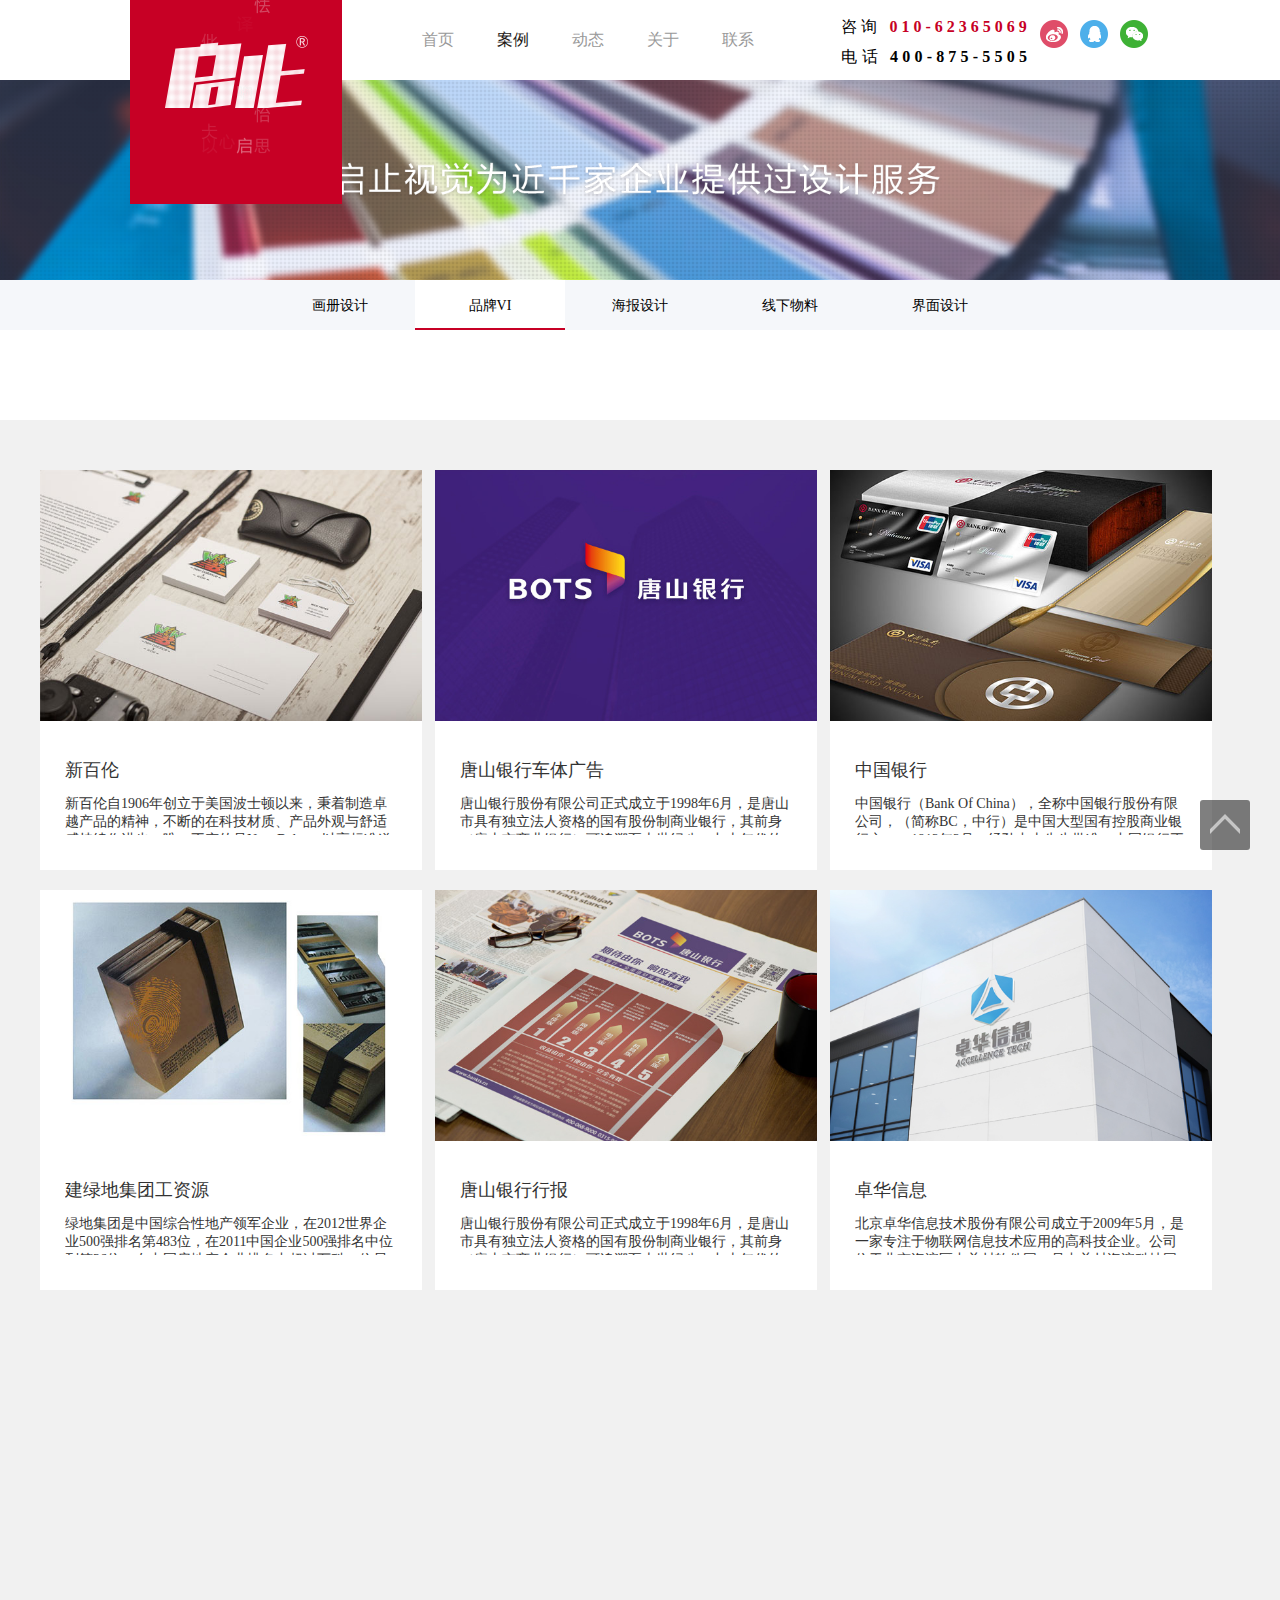
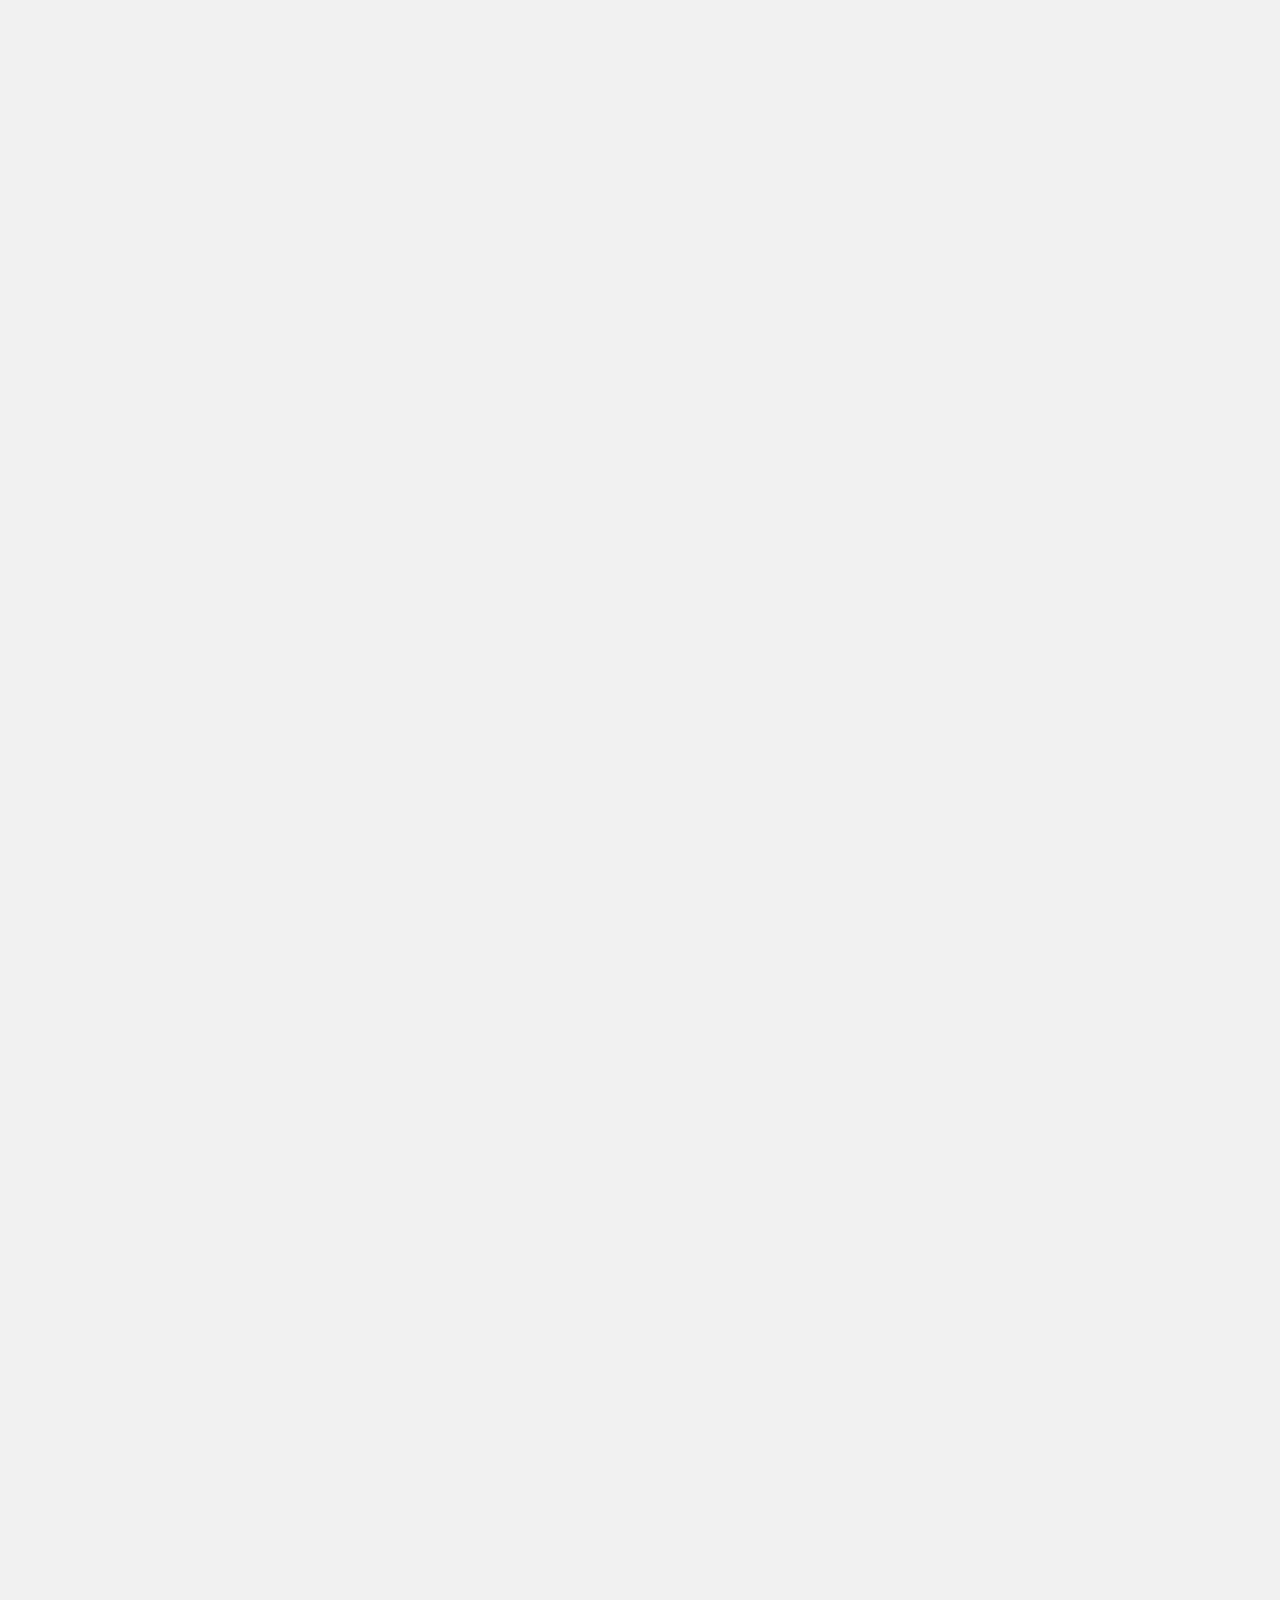
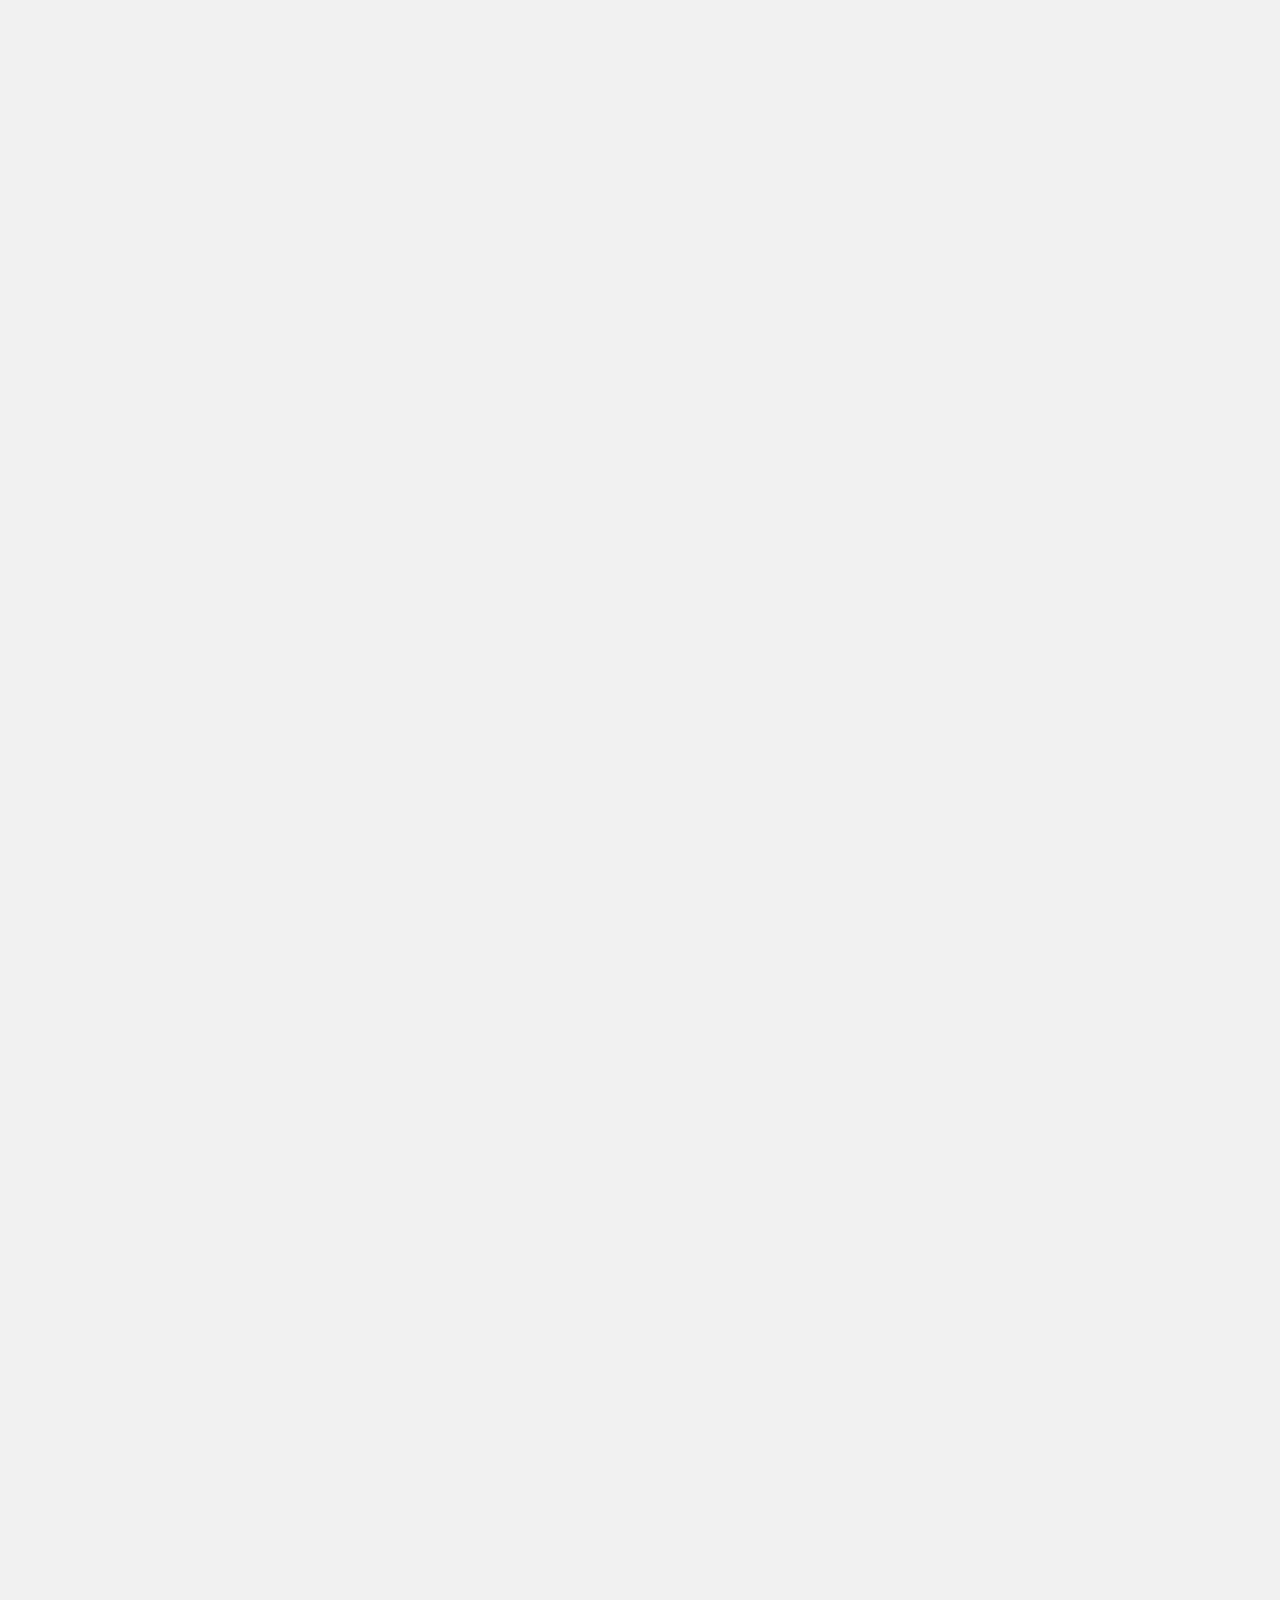
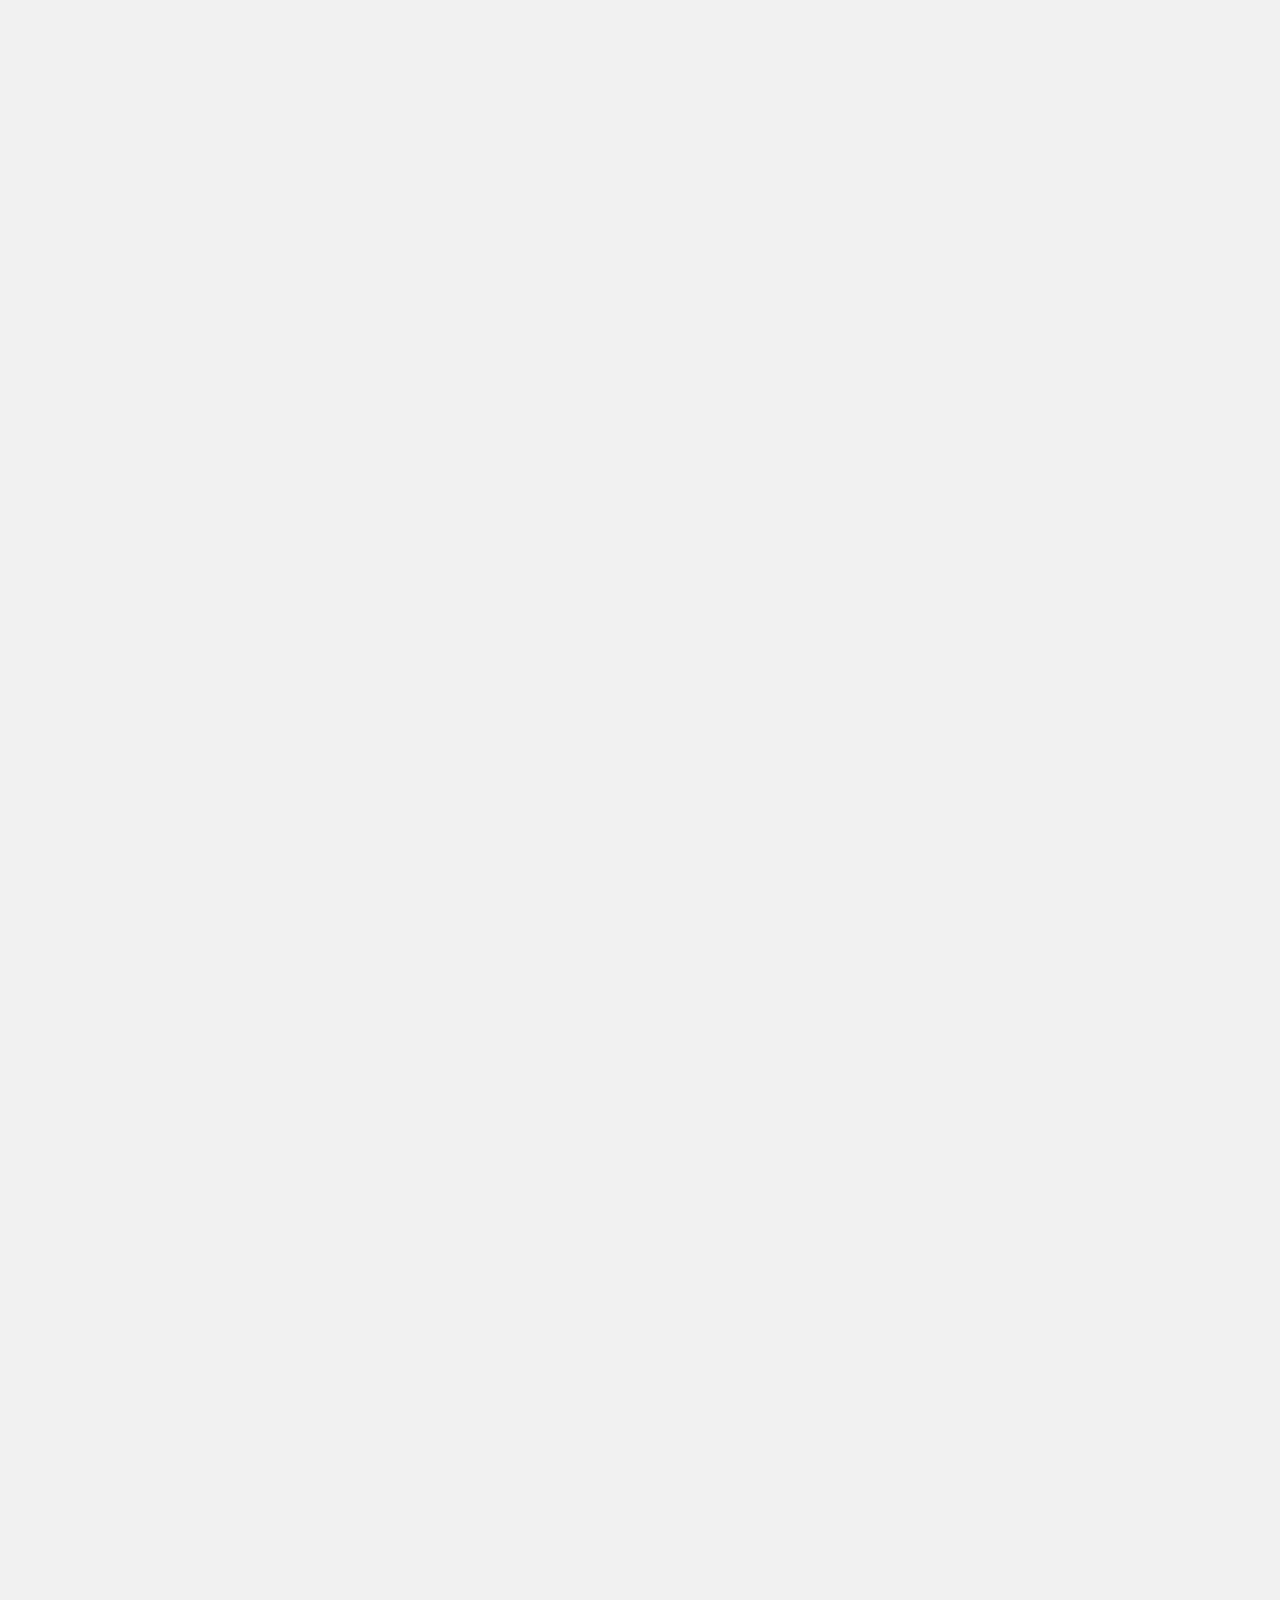
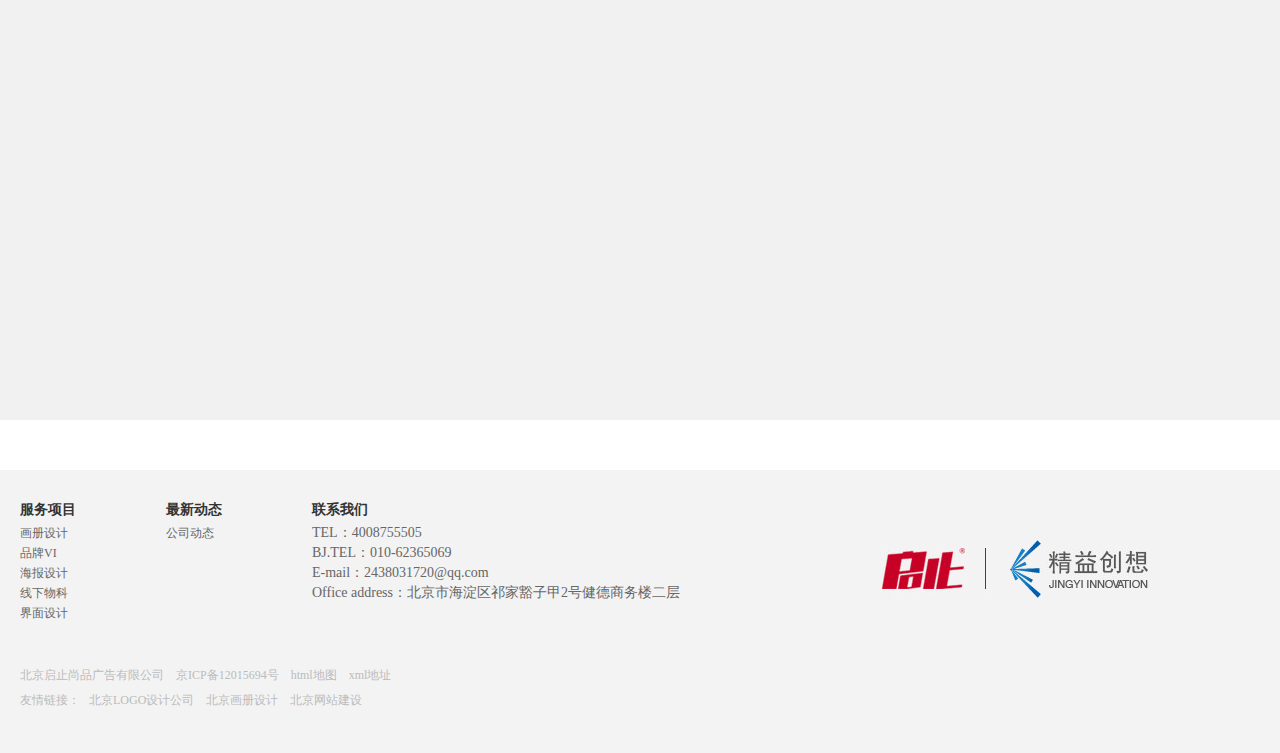
<file: case1.html>
<!DOCTYPE html>
<html>
	<head>
		<meta charset="UTF-8">
		<title>启止设计</title>
		<link rel="shortcut icon" type="img/favicon.ico" href="img/favicon.ico" media="screen">
		<link rel="stylesheet" type="text/css" href="css/base.css"/>
		<link rel="stylesheet" type="text/css" href="css/index.css"/>
		<link rel="stylesheet" type="text/css" href="css/case.css"/>
		<link rel="stylesheet" href="css/swiper-3.3.1.min.css">
		<link rel="stylesheet" href="css/animate.min.css">
		<script type="text/javascript" src="js/jquery-1.4.3.min.js"></script>
		<script type="text/javascript" src="js/bannerjs.js"></script>
		<script type="text/javascript" src="js/jquery.js"></script>
		<script type="text/javascript" src="js/hm.js"></script>		<!--右浮动-->
		<script type="text/javascript" src="js/script.js"></script>
		<script type="text/javascript" src="js/wow.min.js"></script>
		<script type="text/javascript">
			$(function() {
				$('.ew_icon').click(function(e) {
					$('.ew_img').toggle();
				});
			})
		</script>
	</head>
	<body>
		<!--header start-->
		<header>
			<div class="header clearfix">
				<a href=""><img class="logo" src="img/logo.gif" title="启止设计" /></a>
				<nav>
					<ul>
						<li><a href="index.html">首页</a></li>
						<li class="active"><a href="case.html">案例</a></li>
						<li><a href="trends.html">动态</a></li>
						<li><a href="about.hmtl">关于</a></li>
						<li><a href="contact.html">联系</a></li>
					</ul>
				</nav>
				<div class="phone-num">
					<p> 咨 询 &nbsp; <span class="telin" style="font-weight: 700;">0 1 0 - 6 2 3 6 5 0 6 9</span> </p>
					<p class="phone_tel"> 电 话 &nbsp; <span style="font-weight: 700;">4 0 0 - 8 7 5 - 5 5 0 5</span></p>
				</div>
				<div class="phone_cant">
					<a href="http://weibo.com/qzsj2008" target="_blank">
						<img src="img/weibo.png">
					</a>&nbsp;
					<a href="http://wpa.qq.com/msgrd?v=3&amp;uin=2438031720&amp;site=qq&amp;menu=yes" target="_blank"><img src="img/qq.png"></a>&nbsp;
					<a href="javascript:;">
						<img src="img/weixin.png" class="ew_icon">
						<img src="img/ewm.jpg" class="ew_img" width="150px" height="150px">
					</a>&nbsp;
				</div>
			</div>
		</header>
		<!--header end-->
		<!--banner start-->
		<section>
			<div class="banner">
				<img src="img/case_banner.png" style="width: 100%; margin: 0 auto;"/>
				<div class="subnav" id="subnav">
					<div class="subnav-k">
						<div class="fd_logo" style="display: none;z-index: 9999;">
							<a href=""><img src="img/down_logo.png"></a>
						</div>
						<ul class="clearfix">
							<li>
								<a href="case.html">
									<span>画册设计</span>
								</a>
							</li>
							<li class="sub_hin">
								<a href="case1.html">
									<span>品牌VI</span>
								</a>
							</li>
							<li>
								<a href="case2.html">
									<span>海报设计</span>
								</a>
							</li>
							<li>
								<a href="case3.html">
									<span>线下物料</span>
								</a>
							</li>
							<li>
								<a href="case4.html">
									<span>界面设计</span>
								</a>
							</li>
						</ul>
						<div class="phone-num mo_down">
							<p><span class="telin" style="font-weight:700;">0 1 0 - 6 2 3 6 5 0 6 9</span> </p>
						</div>
					</div>
				</div>
			</div>
		</section>
		<!--banner end-->
		
		<!--case start-->
		<section style="background: #F1F1F1;">
			<div id="case" class="clearfix">
				<div class="wow fadeInUp animated" data-wow-delay=".0s" style="visibility: visible; animation-delay: 0s; animation-name: fadeInUp;">
					<img src="img/case1_1.jpg" title="新百伦" />
					<div>
						<h4>新百伦</h4>
						<p>新百伦自1906年创立于美国波士顿以来，秉着制造卓越产品的精神，不断的在科技材质、产品外观与舒适感持续作进步。唯一不变的是New Balance以高标准道德规范、100%顾客满意度、团队合作的</p>
					</div>
				</div>
				<div class="wow fadeInUp animated" data-wow-delay=".0s" style="visibility: visible; animation-delay: 0s; animation-name: fadeInUp;">
					<img src="img/case1_2.jpg" title="唐山银行车体广告" />
					<div>
						<h4>唐山银行车体广告</h4>
						<p>唐山银行股份有限公司正式成立于1998年6月，是唐山市具有独立法人资格的国有股份制商业银行，其前身（唐山市商业银行）可追溯至上世纪八、九十年代的金融服务所与城市信用社。</p>
					</div>
				</div>
				<div class="wow fadeInUp animated" data-wow-delay=".0s" style="visibility: visible; animation-delay: 0s; animation-name: fadeInUp;">
					<img  src="img/case1_3.jpg" title="中国银行" />
					<div>
						<h4>中国银行</h4>
						<p>中国银行（Bank Of China），全称中国银行股份有限公司，（简称BC，中行）是中国大型国有控股商业银行之一。1912年2月，经孙中山先生批准，中国银行正式成立。</p>
					</div>
				</div>
				<div class="wow fadeInUp animated" data-wow-delay=".0s" style="visibility: visible; animation-delay: 0s; animation-name: fadeInUp;">
					<img  src="img/case1_4.jpg" title="绿地集团" />
					<div>
						<h4>建绿地集团工资源</h4>
						<p>绿地集团是中国综合性地产领军企业，在2012世界企业500强排名第483位，在2011中国企业500强排名中位列第36位，在中国房地产企业排名中超过万科，位居第1位，在上海地区企业集团中排名第17位</p>
					</div>
				</div>
				<div class="wow fadeInUp animated" data-wow-delay=".0s" style="visibility: visible; animation-delay: 0s; animation-name: fadeInUp;">
					<img  src="img/case1_5.jpg" title="唐山银行行报" />
					<div>
						<h4>唐山银行行报</h4>
						<p>唐山银行股份有限公司正式成立于1998年6月，是唐山市具有独立法人资格的国有股份制商业银行，其前身（唐山市商业银行）可追溯至上世纪八、九十年代的金融服务所与城市信用社。</p>
					</div>
				</div>
				<div class="wow fadeInUp animated" data-wow-delay=".0s" style="visibility: visible; animation-delay: 0s; animation-name: fadeInUp;">
					<img  src="img/case1_6.jpg" title="卓华信息" />
					<div>
						<h4>卓华信息</h4>
						<p>北京卓华信息技术股份有限公司成立于2009年5月，是一家专注于物联网信息技术应用的高科技企业。公司位于北京海淀区中关村软件园，是中关村海淀科技园区的“双软”及高新技术企业。</p>
					</div>
				</div>
				<div class="wow fadeInUp animated" data-wow-delay=".0s" style="visibility: visible; animation-delay: 0s; animation-name: fadeInUp;">
					<img  src="img/case1_7.jpg" title="中律纵横" />
					<div>
						<h4>中律纵横</h4>
						<p>中律纵横管理咨询（北京）有限公司（Alliance China legal Services Co Ltd）是国内首家跨领域专业管理咨询服务机构。</p>
					</div>
				</div>
				<div class="wow fadeInUp animated" data-wow-delay=".0s" style="visibility: visible; animation-delay: 0s; animation-name: fadeInUp;">
					<img  src="img/case1_8.jpg" title="SKNOW" />
					<div>
						<h4>SKNOW</h4>
						<p>​滑雪是运动员把滑雪板装在靴底上在雪地上进行速度、跳跃和滑降的竞赛运动。滑雪板用木材、金属材料和塑料混合制成。高山滑雪由滑降，小回转和大回转（障碍滑雪）组成。</p>
					</div>
				</div>
				<div class="wow fadeInUp animated" data-wow-delay=".0s" style="visibility: visible; animation-delay: 0s; animation-name: fadeInUp;">
					<img  src="img/case1_9.jpg" title="中裕汇丰" />
					<div>
						<h4>中裕汇丰</h4>
						<p>北京中裕汇丰科技有限公司，是一家专业从事视频信息化产品大屏幕显示技术与开发、生产制造、工程安装及维护的高科技企业。</p>
					</div>
				</div>
				<div class="wow fadeInUp animated" data-wow-delay=".0s" style="visibility: visible; animation-delay: 0s; animation-name: fadeInUp;">
					<img  src="img/case1_10.jpg" title="中联迅杰" />
					<div>
						<h4>中联迅杰</h4>
						<p>中联迅杰 （北京） 电梯有限公司 （简称“中联迅杰”） 是由中景恒基投资集团与自然人股东共同出资成立，注册资本2000万，注册地为北京中关村科技园区。</p>
					</div>
				</div>
				<div class="wow fadeInUp animated" data-wow-delay=".0s" style="visibility: visible; animation-delay: 0s; animation-name: fadeInUp;">
					<img  src="img/case1_11.jpg" title="中房馨视界" />
					<div>
						<h4>中房馨视界</h4>
						<p>馨视界·花城位于爱民道与西外环交口西行200米馨视界小区西侧，由河北中房房地产股份有限公司开发。馨视界·花城总建筑面积13万平米，容积率1 8，绿化率37%，依托馨视界一、二期成熟生态社</p>
					</div>
				</div>
				<div class="wow fadeInUp animated" data-wow-delay=".0s" style="visibility: visible; animation-delay: 0s; animation-name: fadeInUp;">
					<img  src="img/case1_12.jpg" title="远景绿风" />
					<div>
						<h4>远景绿风</h4>
						<p>北京远景绿风规划设计有限公司以居住区景观规划设计，商业区景观规划设计，地景设施规划设计，环境整治及旧城改造，城市公共空间及城市绿地规划，公园绿地及旅游区规划设计等专业领域</p>
					</div>
				</div>
				<div class="wow fadeInUp animated" data-wow-delay=".0s" style="visibility: visible; animation-delay: 0s; animation-name: fadeInUp;">
					<img  src="img/case1_13.jpg" title="一品传奇" />
					<div>
						<h4>一品传奇</h4>
						<p>一品传奇是以日式风味食品，涵日式拉面、石锅拌饭、以及日式小火锅等等产品为主。日式火锅是日本的传统饮食方式，古而有之，历史久远，味美新鲜。分为寿喜烧火锅、海鲜火锅、山产火锅</p>
					</div>
				</div>
				<div class="wow fadeInUp animated" data-wow-delay=".0s" style="visibility: visible; animation-delay: 0s; animation-name: fadeInUp;">
					<img  src="img/case1_14.jpg" title="新影世纪" />
					<div>
						<h4>新影世纪</h4>
						<p>新影世纪为中央新闻纪录电影制片厂（集团）独资成立的影视公司。公司董事长为中央电视台副台长、中央新闻纪录电影制片厂（集团）总裁高峰，总经理为新影特别节目部主任周兵。我们制作</p>
					</div>
				</div>
				<div class="wow fadeInUp animated" data-wow-delay=".0s" style="visibility: visible; animation-delay: 0s; animation-name: fadeInUp;">
					<img  src="img/case1_15.jpg" title="携康长荣" />
					<div>
						<h4>携康长荣</h4>
						<p>携康长荣医院管理（北京）有限公司是一家专业从事医疗服务的投资管理公司，以引进高新医疗技术与设备、投资创办医疗机构、开展医疗托管、项目合作、医疗设备投资为主体的专业性医疗投</p>
					</div>
				</div>
				<div class="wow fadeInUp animated" data-wow-delay=".0s" style="visibility: visible; animation-delay: 0s; animation-name: fadeInUp;">
					<img  src="img/case1_16.jpg" title="香草人间茶社" />
					<div>
						<h4>香草人间茶社</h4>
						<p>香草人间是福州少有的善用香草的餐厅。菜的选料不错，做法新奇，卖相精致，味道也可以。虽说价格偏贵，香草人间，店如其名，——在水调歌头</p>
					</div>
				</div>
				<div class="wow fadeInUp animated" data-wow-delay=".0s" style="visibility: visible; animation-delay: 0s; animation-name: fadeInUp;">
					<img  src="img/case1_17.jpg" title="犀鸟壁饰" />
					<div>
						<h4>犀鸟壁饰</h4>
						<p>北京犀鸟装饰材料有限公司是一家从事建筑艺术材料设计、开发、生产、营销、施工为一体的综合性企业；我公司以其在长期的探索、研究和实践中开发的GRC、砂岩、石膏、玻璃钢等艺术系列</p>
					</div>
				</div>
				<div class="wow fadeInUp animated" data-wow-delay=".0s" style="visibility: visible; animation-delay: 0s; animation-name: fadeInUp;">
					<img  src="img/case1_18.jpg" title="舞蹈博物馆" />
					<div>
						<h4>舞蹈博物馆</h4>
						<p>中国舞蹈博物馆是北京舞蹈学院筹建的中国第一所以舞蹈为专题的艺术博物馆。本馆是北京舞蹈学院“十一五”规划的重要组成部分，也学院定位教学研究型大学建设的重要举措。本馆以传承与</p>
					</div>
				</div>
				<div class="wow fadeInUp animated" data-wow-delay=".0s" style="visibility: visible; animation-delay: 0s; animation-name: fadeInUp;">
					<img  src="img/case1_19.jpg" title="柔软时光" />
					<div>
						<h4>柔软时光</h4>
						<p>太原柔软时光西餐厅位于滨河东路和南内环街的交界处，城市花园77街时尚购物广场的二楼。营业面积800平方米，拥有一间高级电影室，两间封闭</p>
					</div>
				</div>
				<div class="wow fadeInUp animated" data-wow-delay=".0s" style="visibility: visible; animation-delay: 0s; animation-name: fadeInUp;">
					<img  src="img/case1_20.jpg" title="普天海油" />
					<div>
						<h4>普天海油</h4>
						<p>普天海油新能源动力有限公司（简称“普天海油”）由中国普天信息产业股份有限公司（简称“中国普天”）和中国海洋石油总公司（简称“中海油”）共同出资于2009年8月注册成立，公司致力</p>
					</div>
				</div>
				<div class="wow fadeInUp animated" data-wow-delay=".0s" style="visibility: visible; animation-delay: 0s; animation-name: fadeInUp;">
					<img  src="img/case1_21.jpg" title="鑫苑地产" />
					<div>
						<h4>鑫苑地产</h4>
						<p>鑫苑（中国）置业有限公司（以下简称“鑫苑中国”）成立于1997年，2007年12月12日成功登陆美国纽交所，年均复合增长率为67%，连续九年入选“中国房地产百强企业”</p>
					</div>
				</div>
				<div class="wow fadeInUp animated" data-wow-delay=".0s" style="visibility: visible; animation-delay: 0s; animation-name: fadeInUp;">
					<img  src="img/case1_22.jpg" title="中景恒基" />
					<div>
						<h4>中景恒基</h4>
						<p>中景恒基集团是以中景恒基投资集团股份有限公司为核心，多家控股、参股、合作企业组成的多元化经营企业集团。经营地域以北京市为中心，延伸至全国。</p>
					</div>
				</div>
				<div class="wow fadeInUp animated" data-wow-delay=".0s" style="visibility: visible; animation-delay: 0s; animation-name: fadeInUp;">
					<img  src="img/case1_23.jpg" title="际华铭星" />
					<div>
						<h4>际华铭星</h4>
						<p>际华铭星是际华集团和铭星冰雪强强联合打造的冰雪体育小镇运营公司，以世界级冰雪体育小镇运营商为定位</p>
					</div>
				</div>
				<div class="wow fadeInUp animated" data-wow-delay=".0s" style="visibility: visible; animation-delay: 0s; animation-name: fadeInUp;">
					<img  src="img/case1_24.jpg" title="航天长征睿特宣传册" />
					<div>
						<h4>航天长征睿特宣传册</h4>
						<p>​公司位于天津经济技术开发区西区，在山东和河北分别建立了碳材料和缝编织物两个基地。</p>
					</div>
				</div>
				<div class="wow fadeInUp animated" data-wow-delay=".0s" style="visibility: visible; animation-delay: 0s; animation-name: fadeInUp;">
					<img  src="img/case1_25.jpg" title="泛鹏天地" />
					<div>
						<h4>泛鹏天地</h4>
						<p>北京泛鹏天地是一家为中国银行业提供管理理念和管理工具的专业公司。在中国银行业管理服务市场上，泛鹏天地已建立起卓越的领导地位。</p>
					</div>
				</div>
				<div class="wow fadeInUp animated" data-wow-delay=".0s" style="visibility: visible; animation-delay: 0s; animation-name: fadeInUp;">
					<img  src="img/case1_26.jpg" title="京医福晨" />
					<div>
						<h4>京医福晨</h4>
						<p>北京京医福晨教育科技有限公司主要经营：技术开发、技术转让、技术咨询、技术服务、技术推广；计算机技术培训；教育咨询；文化咨询；经济贸易咨询；投资咨询；企业管理咨询；企业管理</p>
					</div>
				</div>
				<div class="wow fadeInUp animated" data-wow-delay=".0s" style="visibility: visible; animation-delay: 0s; animation-name: fadeInUp;">
					<img  src="img/case1_27.jpg" title="动物研究所" />
					<div>
						<h4>动物研究所</h4>
						<p>中国科学院动物研究所历史悠久，其前身是1928年成立的静生生物调查所、1929年成立的北平研究院动物学研究所和1930年成立的中央研究院动物研究所。</p>
					</div>
				</div>
				<div class="wow fadeInUp animated" data-wow-delay=".0s" style="visibility: visible; animation-delay: 0s; animation-name: fadeInUp;">
					<img  src="img/case1_28.jpg" title="安贞年报2014" />
					<div>
						<h4>安贞年报2014</h4>
						<p>首都医科大学附属北京安贞医院集医疗、教学、科研、预防、国际交流五位一体，是以治疗心肺血管疾病为重点的三级甲等综合性医院，在全国心血管领域处于领军地位。</p>
					</div>
				</div>
				<div class="wow fadeInUp animated" data-wow-delay=".0s" style="visibility: visible; animation-delay: 0s; animation-name: fadeInUp;">
					<img  src="img/case1_29.jpg" title="​JUNG" />
					<div>
						<h4>​JUNG</h4>
						<p>JUNG 是柯尔柏集团下属斯来福临集团旗下的一个磨床品牌，JUNG琼格磨床在汉堡进行研发并根据高质量标准进行制造，并为客户提供平面成型的各种解决方案</p>
					</div>
				</div>
				<div class="wow fadeInUp animated" data-wow-delay=".0s" style="visibility: visible; animation-delay: 0s; animation-name: fadeInUp;">
					<img  src="img/case1_30.jpg" title="中体彩10周年" />
					<div>
						<h4>中体彩10周年</h4>
						<p>2002年12月24 日，中体彩科技发展有限公司（初称北京中体电脑彩票系统设备有限公司）正式成立，简称中体彩科技，旨在自主研发和运维中国体育彩票核心技术系统</p>
					</div>
				</div>
				<div class="wow fadeInUp animated" data-wow-delay=".0s" style="visibility: visible; animation-delay: 0s; animation-name: fadeInUp;">
					<img  src="img/case1_31.jpg" title="中律纵横" />
					<div>
						<h4>中律纵横</h4>
						<p>中律纵横管理咨询（北京）有限公司（China Legal Link Ltd ）是国内首家专业服务资源整合机构。</p>
					</div>
				</div>
				<div class="wow fadeInUp animated" data-wow-delay=".0s" style="visibility: visible; animation-delay: 0s; animation-name: fadeInUp;">
					<img  src="img/case1_32.jpg" title="中国科技馆发展基金会" />
					<div>
						<h4>中国科技馆发展基金会</h4>
						<p>中国科技馆发展基金会是经中国科学技术协会批准、在民政部登记注册的全国性公募基金会。其前身是1988 年成立的中国科学技术发展基金会。</p>
					</div>
				</div>
				<div class="wow fadeInUp animated" data-wow-delay=".0s" style="visibility: visible; animation-delay: 0s; animation-name: fadeInUp;">
					<img  src="img/case1_33.jpg" title="真觉苑" />
					<div>
						<h4>真觉苑</h4>
						<p>真觉苑私人博物馆会所位于北京市海淀区中关村南大街南端，白石桥东侧长河北岸。坐落于明代藏传佛教寺院—真觉寺中，真觉其寓意为真正究竟的觉悟，亦即佛的觉悟。</p>
					</div>
				</div>
				<div class="wow fadeInUp animated" data-wow-delay=".0s" style="visibility: visible; animation-delay: 0s; animation-name: fadeInUp;">
					<img  src="img/case1_34.jpg" title="​学大教育" />
					<div>
						<h4>​学大教育</h4>
						<p>学大教育集团（NYSE：XUE） “学大教育”创立于2001年9月，一直以来专注于利用优质的教育资源和先进的信息技术，服务于中国教育服务领域，是目前国内个性化教育的领导者</p>
					</div>
				</div>
				<div class="wow fadeInUp animated" data-wow-delay=".0s" style="visibility: visible; animation-delay: 0s; animation-name: fadeInUp;">
					<img  src="img/case1_35.jpg" title="文洲机械" />
					<div>
						<h4>文洲机械</h4>
						<p>天津文洲机械有限公司（北京文洲丝网印刷机械有限公司）成立于 一九九七年。公司专业生产丝网印刷设备及配套生产线，产品广泛用于丝网印刷领域的各个行业</p>
					</div>
				</div>
				<div class="wow fadeInUp animated" data-wow-delay=".0s" style="visibility: visible; animation-delay: 0s; animation-name: fadeInUp;">
					<img  src="img/case1_36.jpg" title="太原能源博览会2010" />
					<div>
						<h4>太原能源博览会2010</h4>
						<p>中国（太原）国际能源产业博览会（简称能博会或CIEI EXPO），是由山西省人民政府、中华人民共和国商务部、中华人民共和国科学技术部、国家能源局共同发起主办</p>
					</div>
				</div>
				<div class="wow fadeInUp animated" data-wow-delay=".0s" style="visibility: visible; animation-delay: 0s; animation-name: fadeInUp;">
					<img  src="img/case1_37.jpg" title="太原能源博览会2008" />
					<div>
						<h4>太原能源博览会2008</h4>
						<p>中国（太原）国际能源产业博览会（简称能博会或CIEI EXPO），是由山西省人民政府、中华人民共和国商务部、中华人民共和国科学技术部、国家能源局共同发起主办</p>
					</div>
				</div>
				<div class="wow fadeInUp animated" data-wow-delay=".0s" style="visibility: visible; animation-delay: 0s; animation-name: fadeInUp;">
					<img  src="img/case1_38.jpg" title="时光创影" />
					<div>
						<h4>时光创影</h4>
						<p>时光创影系数字电影院投资全过程服务商，长期致力于数字影院整体建设，公司凭借强大的社会资源专注于电影院市场不动摇</p>
					</div>
				</div>
				<div class="wow fadeInUp animated" data-wow-delay=".0s" style="visibility: visible; animation-delay: 0s; animation-name: fadeInUp;">
					<img  src="img/case1_39.jpg" title="莫托曼画册" />
					<div>
						<h4>莫托曼画册</h4>
						<p>安川首钢机器人有限公司(简称：YSR)，其前身为首钢莫托曼机器人有限公司，是专业从事工业机器人及其自动化生产线设计、制造及销售的合资公司，所经营的MOTOMAN机器人年产量居世界前列</p>
					</div>
				</div>
				<div class="wow fadeInUp animated" data-wow-delay=".0s" style="visibility: visible; animation-delay: 0s; animation-name: fadeInUp;">
					<img  src="img/case1_40.jpg" title="莱塞视界" />
					<div>
						<h4>莱塞视界</h4>
						<p>北京莱塞视界技术有限公司是由国内众多激光与显示领域内经验丰富的专家、博士及专业技术人员组成，专业从事激光技术研发、激光设备制造以及激光终端设备集成服务。</p>
					</div>
				</div>
				<div class="wow fadeInUp animated" data-wow-delay=".0s" style="visibility: visible; animation-delay: 0s; animation-name: fadeInUp;">
					<img  src="img/case1_41.jpg" title="京东方" />
					<div>
						<h4>京东方</h4>
						<p>京东方科技集团股份有限公司（京东方A：000725；京东方B：200725）创立于1993年4月，是一家光电显示技术、产品与解决方案的提供商。</p>
					</div>
				</div>
				<div class="wow fadeInUp animated" data-wow-delay=".0s" style="visibility: visible; animation-delay: 0s; animation-name: fadeInUp;">
					<img  src="img/case1_42.jpg" title="京达来" />
					<div>
						<h4>京达来</h4>
						<p>北京京达来科技有限责任公司（Beijing Jingdalai science & technology CD ,LTD，以下简称京达来），成立于2001年，注册资金2000万，现有员工二百余人，本科以上学历的专业技术人员占公司总人数的80%。</p>
					</div>
				</div>
				<div class="wow fadeInUp animated" data-wow-delay=".0s" style="visibility: visible; animation-delay: 0s; animation-name: fadeInUp;">
					<img  src="img/case1_43.jpg" title="洁源新能" />
					<div>
						<h4>洁源新能</h4>
						<p>北京洁源新能投资有限公司是明阳智慧能源集团旗下新能源发电业务专业化投资管理平台。</p>
					</div>
				</div>
				<div class="wow fadeInUp animated" data-wow-delay=".0s" style="visibility: visible; animation-delay: 0s; animation-name: fadeInUp;">
					<img  src="img/case1_44.jpg" title="吉宝通" />
					<div>
						<h4>吉宝通</h4>
						<p>北京吉宝通科技发展有限公司是在北京市国家级高新技术产业开发区注册的高新技术企业，具有独立法人资格。</p>
					</div>
				</div>
				<div class="wow fadeInUp animated" data-wow-delay=".0s" style="visibility: visible; animation-delay: 0s; animation-name: fadeInUp;">
					<img  src="img/case1_45.jpg" title="华远地产" />
					<div>
						<h4>华远地产</h4>
						<p>1987年北京市西城区华远建设开发公司成立，1993年改组为北京市华远房地产股份有限公司（“原华远房地产”），之后陆续完成了中外合资、境外间接上市</p>
					</div>
				</div>
			</div>
		</section>
		<!--case end-->
		
		<!--footer start-->
		<footer>
			<div class="footer">
				<div class="clearfix">
					<ul>
						<li>服务项目
							<ul>
								<li><a href="">画册设计</a></li>
								<li><a href="">品牌VI</a></li>
								<li><a href="">海报设计</a></li>
								<li><a href="">线下物科</a></li>
								<li><a href="">界面设计</a></li>
							</ul>
						</li>
						<li>最新动态
							<ul>
								<li><a href="">公司动态</a></li>
							</ul>
						</li>
						<li style="width: 380px;">联系我们
							<ul>
								<li>TEL：4008755505</li>
								<li>BJ.TEL：010-62365069</li>
								<li>E-mail：2438031720@qq.com</li>
								<li>Office address：北京市海淀区祁家豁子甲2号健德商务楼二层</li>
							</ul>
						</li>
					</ul>
					<img src="img/qz.jpg"/>
				</div>
				<p>北京启止尚品广告有限公司&nbsp;&nbsp;&nbsp;&nbsp;京ICP备12015694号&nbsp;&nbsp;&nbsp;&nbsp;<a href="">html地图</a>&nbsp;&nbsp;&nbsp;&nbsp;<a href="">xml地址</a></p>
				<p>友情链接：&nbsp;&nbsp;&nbsp;<a href="">北京LOGO设计公司</a>&nbsp;&nbsp;&nbsp;&nbsp;<a href="">北京画册设计</a>&nbsp;&nbsp;&nbsp;&nbsp;<a href="">北京网站建设</a></p>
			</div>
		</footer>
		<!--footer end-->
		<div class="go_top">
			<a id="scroolTop" style="display: inline;"></a>
		</div>
		<script>
			if (!(/msie [6|7|8|9]/i.test(navigator.userAgent))){
				new WOW().init();
			};
		</script>
		<script language="JavaScript">
		    if (!(/msie [6|7|8|9]/i.test(navigator.userAgent))){
		        var wow = new WOW({
		            boxClass: 'wow',
		            animateClass: 'animated',
		            offset: 0,
		            mobile: false,
		            live: true
		        });
		        wow.init();
		    }
		</script>
	</body>
</html>
</file>
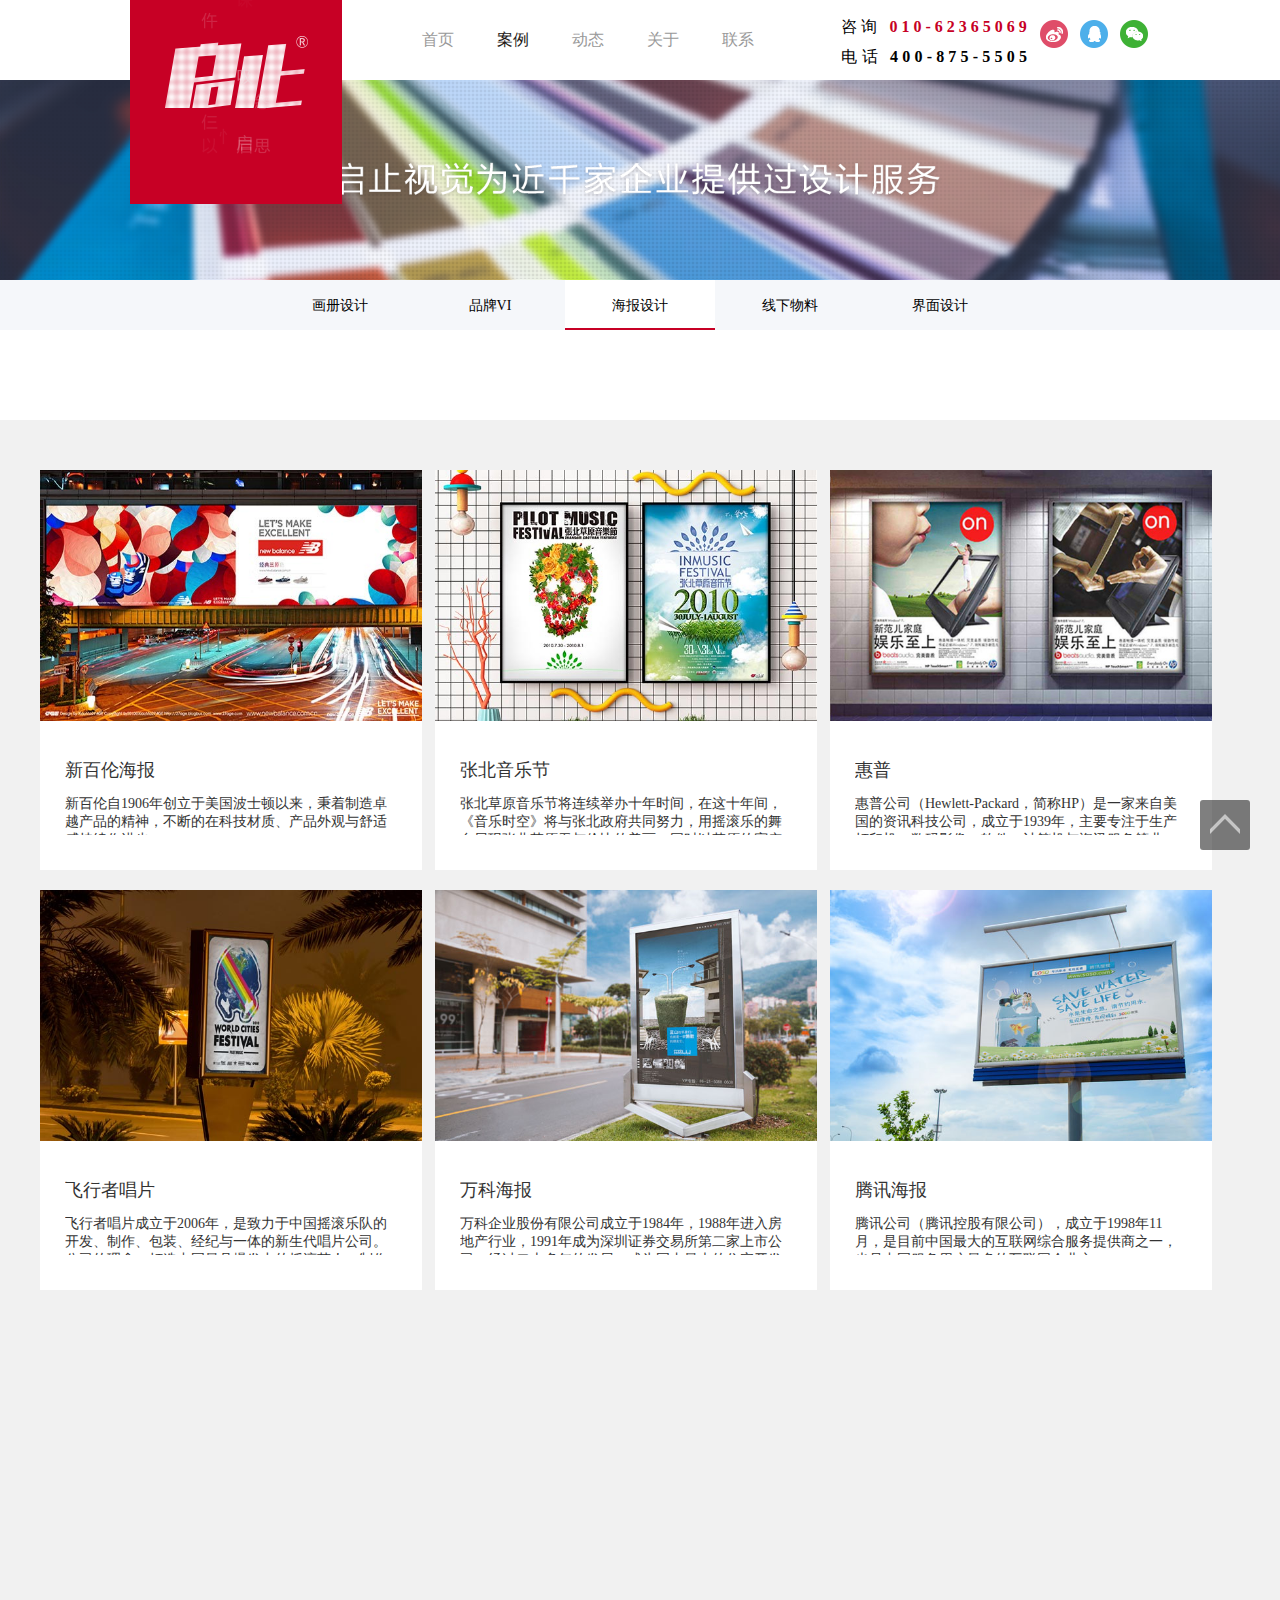
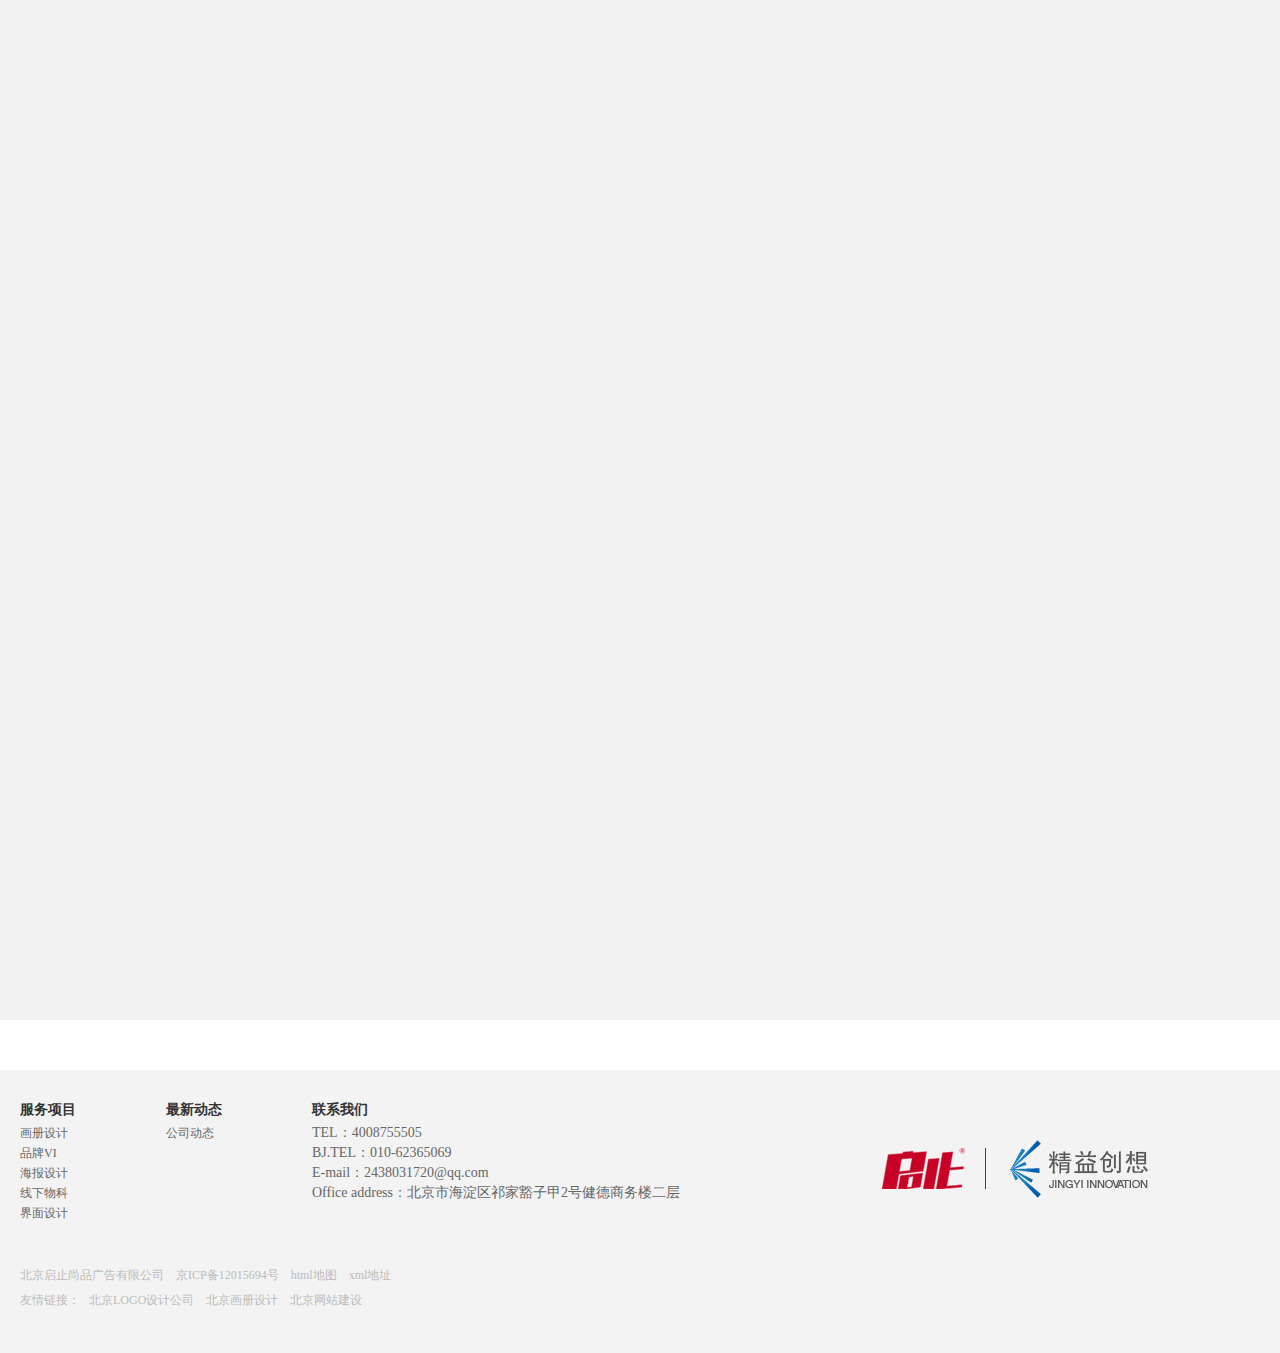
<file: case2.html>
﻿<!DOCTYPE html>
<html>
	<head>
		<meta charset="UTF-8">
		<title>启止设计</title>
		<link rel="shortcut icon" type="img/favicon.ico" href="img/favicon.ico" media="screen">
		<link rel="stylesheet" type="text/css" href="css/base.css"/>
		<link rel="stylesheet" type="text/css" href="css/index.css"/>
		<link rel="stylesheet" type="text/css" href="css/case.css"/>
		<link rel="stylesheet" href="css/swiper-3.3.1.min.css">
		<link rel="stylesheet" href="css/animate.min.css">
		<script type="text/javascript" src="js/jquery-1.4.3.min.js"></script>
		<script type="text/javascript" src="js/bannerjs.js"></script>
		<script type="text/javascript" src="js/jquery.js"></script>
		<script type="text/javascript" src="js/hm.js"></script>		<!--右浮动-->
		<script type="text/javascript" src="js/script.js"></script>
		<script type="text/javascript" src="js/wow.min.js"></script>
		<script type="text/javascript">
			$(function() {
				$('.ew_icon').click(function(e) {
					$('.ew_img').toggle();
				});
			})
		</script>
	</head>
	<body>
		<!--header start-->
		<header>
			<div class="header clearfix">
				<a href=""><img class="logo" src="img/logo.gif" title="启止设计" /></a>
				<nav>
					<ul>
						<li><a href="index.html">首页</a></li>
						<li class="active"><a href="case.html">案例</a></li>
						<li><a href="trends.html">动态</a></li>
						<li><a href="about.hmtl">关于</a></li>
						<li><a href="contact.html">联系</a></li>
					</ul>
				</nav>
				<div class="phone-num">
					<p> 咨 询 &nbsp; <span class="telin" style="font-weight: 700;">0 1 0 - 6 2 3 6 5 0 6 9</span> </p>
					<p class="phone_tel"> 电 话 &nbsp; <span style="font-weight: 700;">4 0 0 - 8 7 5 - 5 5 0 5</span></p>
				</div>
				<div class="phone_cant">
					<a href="http://weibo.com/qzsj2008" target="_blank">
						<img src="img/weibo.png">
					</a>&nbsp;
					<a href="http://wpa.qq.com/msgrd?v=3&amp;uin=2438031720&amp;site=qq&amp;menu=yes" target="_blank"><img src="img/qq.png"></a>&nbsp;
					<a href="javascript:;">
						<img src="img/weixin.png" class="ew_icon">
						<img src="img/ewm.jpg" class="ew_img" width="150px" height="150px">
					</a>&nbsp;
				</div>
			</div>
		</header>
		<!--header end-->
		<!--banner start-->
		<section>
			<div class="banner">
				<img src="img/case_banner.png" style="width: 100%; margin: 0 auto;"/>
				<div class="subnav" id="subnav">
					<div class="subnav-k">
						<div class="fd_logo" style="display: none;z-index: 9999;">
							<a href=""><img src="img/down_logo.png"></a>
						</div>
						<ul class="clearfix">
							<li>
								<a href="case.html">
									<span>画册设计</span>
								</a>
							</li>
							<li>
								<a href="case1.html">
									<span>品牌VI</span>
								</a>
							</li>
							<li class="sub_hin">
								<a href="case2.html">
									<span>海报设计</span>
								</a>
							</li>
							<li>
								<a href="case3.html">
									<span>线下物料</span>
								</a>
							</li>
							<li>
								<a href="case4.html">
									<span>界面设计</span>
								</a>
							</li>
						</ul>
						<div class="phone-num mo_down">
							<p><span class="telin" style="font-weight:700;">0 1 0 - 6 2 3 6 5 0 6 9</span> </p>
						</div>
					</div>
				</div>
			</div>
		</section>
		<!--banner end-->
		
		<!--case start-->
		<section style="background: #F1F1F1;">
			<div id="case" class="clearfix">
				<div class="wow fadeInUp animated" data-wow-delay=".0s" style="visibility: visible; animation-delay: 0s; animation-name: fadeInUp;">
					<img src="img/case2_1.jpg" title="新百伦海报" />
					<div>
						<h4>新百伦海报</h4>
						<p>新百伦自1906年创立于美国波士顿以来，秉着制造卓越产品的精神，不断的在科技材质、产品外观与舒适感持续作进步。</p>
					</div>
				</div>
				<div class="wow fadeInUp animated" data-wow-delay=".0s" style="visibility: visible; animation-delay: 0s; animation-name: fadeInUp;">
					<img src="img/case2_2.jpg" title="张北音乐节" />
					<div>
						<h4>张北音乐节</h4>
						<p>张北草原音乐节将连续举办十年时间，在这十年间，《音乐时空》将与张北政府共同努力，用摇滚乐的舞台展现张北草原无与伦比的美丽，同时以草原的宽广与自然还原音乐节原始的自由享受。</p>
					</div>
				</div>
				<div class="wow fadeInUp animated" data-wow-delay=".0s" style="visibility: visible; animation-delay: 0s; animation-name: fadeInUp;">
					<img  src="img/case2_3.jpg" title="惠普" />
					<div>
						<h4>惠普</h4>
						<p>惠普公司（Hewlett-Packard，简称HP）是一家来自美国的资讯科技公司，成立于1939年，主要专注于生产打印机、数码影像、软件、计算机与资讯服务等业务。</p>
					</div>
				</div>
				<div class="wow fadeInUp animated" data-wow-delay=".0s" style="visibility: visible; animation-delay: 0s; animation-name: fadeInUp;">
					<img  src="img/case2_4.jpg" title="飞行者唱片" />
					<div>
						<h4>飞行者唱片</h4>
						<p>飞行者唱片成立于2006年，是致力于中国摇滚乐队的开发、制作、包装、经纪与一体的新生代唱片公司。公司的理念：打造中国最具爆发力的摇滚艺人，制作国内最顶级的摇滚唱片。</p>
					</div>
				</div>
				<div class="wow fadeInUp animated" data-wow-delay=".0s" style="visibility: visible; animation-delay: 0s; animation-name: fadeInUp;">
					<img  src="img/case2_5.jpg" title="万科海报" />
					<div>
						<h4>万科海报</h4>
						<p>万科企业股份有限公司成立于1984年，1988年进入房地产行业，1991年成为深圳证券交易所第二家上市公司。经过二十多年的发展，成为国内最大的住宅开发企业</p>
					</div>
				</div>
				<div class="wow fadeInUp animated" data-wow-delay=".0s" style="visibility: visible; animation-delay: 0s; animation-name: fadeInUp;">
					<img  src="img/case2_6.jpg" title="腾讯海报" />
					<div>
						<h4>腾讯海报</h4>
						<p>腾讯公司（腾讯控股有限公司），成立于1998年11月，是目前中国最大的互联网综合服务提供商之一，也是中国服务用户最多的互联网企业之一。</p>
					</div>
				</div>
				<div class="wow fadeInUp animated" data-wow-delay=".0s" style="visibility: visible; animation-delay: 0s; animation-name: fadeInUp;">
					<img  src="img/case2_7.jpg" title="桃花源海报" />
					<div>
						<h4>桃花源海报</h4>
						<p>姑苏桃花源位于风景秀丽的天平山、灵岩山脚下，与新区交通“动脉”竹园路毗邻，拥有良好的自然资源和人文资源。项目总建筑用地为20万平方米，由联排、双拼组成。</p>
					</div>
				</div>
				<div class="wow fadeInUp animated" data-wow-delay=".0s" style="visibility: visible; animation-delay: 0s; animation-name: fadeInUp;">
					<img  src="img/case2_8.jpg" title="太原能源博览会海报" />
					<div>
						<h4>太原能源博览会海报</h4>
						<p>中国（太原）国际能源产业博览会（简称能博会或CIEI EXPO），是由山西省人民政府、中华人民共和国商务部、中华人民共和国科学技术部、国家能源局共同发起主办</p>
					</div>
				</div>
				<div class="wow fadeInUp animated" data-wow-delay=".0s" style="visibility: visible; animation-delay: 0s; animation-name: fadeInUp;">
					<img  src="img/case2_9.jpg" title="世博云海报" />
					<div>
						<h4>世博云海报</h4>
						<p>北京视博云科技有限公司是纽交所上市公司永新视博（NYSE: STV）旗下的专注视频云计算方案与服务的领导厂商，旨在推动云计算在视频领域的应用</p>
					</div>
				</div>
				<div class="wow fadeInUp animated" data-wow-delay=".0s" style="visibility: visible; animation-delay: 0s; animation-name: fadeInUp;">
					<img  src="img/case2_10.jpg" title="诺基亚海报" />
					<div>
						<h4>诺基亚海报</h4>
						<p>诺基亚公司（Nokia Corporation）是一家世界著名的移动通信产品制造商，创始于1865年，1871年组建为诺基亚公司，总部位于芬兰的埃斯波（Espoo）。</p>
					</div>
				</div>
				<div class="wow fadeInUp animated" data-wow-delay=".0s" style="visibility: visible; animation-delay: 0s; animation-name: fadeInUp;">
					<img  src="img/case2_11.jpg" title="联想海报" />
					<div>
						<h4>联想海报</h4>
						<p>联想控股先后打造出联想集团(Lenovo)（HK0992）、神州数码（HK0861）、君联资本（原联想投资）、弘毅投资和融科智地等在多个行业内领先的企业，并培养出多位领军人物和大批优秀人才。</p>
					</div>
				</div>
				<div class="wow fadeInUp animated" data-wow-delay=".0s" style="visibility: visible; animation-delay: 0s; animation-name: fadeInUp;">
					<img  src="img/case2_12.jpg" title="丰田海报" />
					<div>
						<h4>丰田海报</h4>
						<p>丰田汽车公司（トヨタ自动车株式会社，Toyota Motor Corporation）是一家总部设在日本爱知县丰田市和东京都文京区的汽车工业制造公司，隶属于日本三井财阀。</p>
					</div>
				</div>
				<div class="wow fadeInUp animated" data-wow-delay=".0s" style="visibility: visible; animation-delay: 0s; animation-name: fadeInUp;">
					<img  src="img/case2_13.jpg" title="奥迪海报" />
					<div>
						<h4>奥迪海报</h4>
						<p>奥迪（Audi）是一个国际著名豪华汽车品牌，作为高技术水平、质量标准、创新能力、以及经典车型款式的代表，奥迪是世界最成功的汽车品牌之一。公司总部设在德国的英戈尔施塔特。</p>
					</div>
				</div>
				<div class="wow fadeInUp animated" data-wow-delay=".0s" style="visibility: visible; animation-delay: 0s; animation-name: fadeInUp;">
					<img  src="img/case2_14.jpg" title="TTF-海报" />
					<div>
						<h4>TTF-海报</h4>
						<p>买车后，给自己的座驾动动手脚是许多人的愿望，大家都存在着两种思想，一是车更拉风，二是真正想要给自己的车弄得完美，都想玩车。这些都是人们常说的汽车改装。</p>
					</div>
				</div>
				<div class="wow fadeInUp animated" data-wow-delay=".0s" style="visibility: visible; animation-delay: 0s; animation-name: fadeInUp;">
					<img  src="img/case2_15.jpg" title="北京公馆" />
					<div>
						<h4>北京公馆</h4>
						<p>北京公馆项目外立面采用国际流行的现代简约风格。绿地率35%，绿化率近45%，建筑密度22%仅1 5的地面生长建筑；拥有近20000平米 社区园林，纵贯南北800米景观大道，三大生活组团，大型购物商场</p>
					</div>
				</div>
			</div>
		</section>
		<!--case end-->
		
		<!--footer start-->
		<footer>
			<div class="footer">
				<div class="clearfix">
					<ul>
						<li>服务项目
							<ul>
								<li><a href="">画册设计</a></li>
								<li><a href="">品牌VI</a></li>
								<li><a href="">海报设计</a></li>
								<li><a href="">线下物科</a></li>
								<li><a href="">界面设计</a></li>
							</ul>
						</li>
						<li>最新动态
							<ul>
								<li><a href="">公司动态</a></li>
							</ul>
						</li>
						<li style="width: 380px;">联系我们
							<ul>
								<li>TEL：4008755505</li>
								<li>BJ.TEL：010-62365069</li>
								<li>E-mail：2438031720@qq.com</li>
								<li>Office address：北京市海淀区祁家豁子甲2号健德商务楼二层</li>
							</ul>
						</li>
					</ul>
					<img src="img/qz.jpg"/>
				</div>
				<p>北京启止尚品广告有限公司&nbsp;&nbsp;&nbsp;&nbsp;京ICP备12015694号&nbsp;&nbsp;&nbsp;&nbsp;<a href="">html地图</a>&nbsp;&nbsp;&nbsp;&nbsp;<a href="">xml地址</a></p>
				<p>友情链接：&nbsp;&nbsp;&nbsp;<a href="">北京LOGO设计公司</a>&nbsp;&nbsp;&nbsp;&nbsp;<a href="">北京画册设计</a>&nbsp;&nbsp;&nbsp;&nbsp;<a href="">北京网站建设</a></p>
			</div>
		</footer>
		<!--footer end-->
		<div class="go_top">
			<a id="scroolTop" style="display: inline;"></a>
		</div>
		<script>
			if (!(/msie [6|7|8|9]/i.test(navigator.userAgent))){
				new WOW().init();
			};
		</script>
		<script language="JavaScript">
		    if (!(/msie [6|7|8|9]/i.test(navigator.userAgent))){
		        var wow = new WOW({
		            boxClass: 'wow',
		            animateClass: 'animated',
		            offset: 0,
		            mobile: false,
		            live: true
		        });
		        wow.init();
		    }
		</script>
	</body>
</html>
</file>
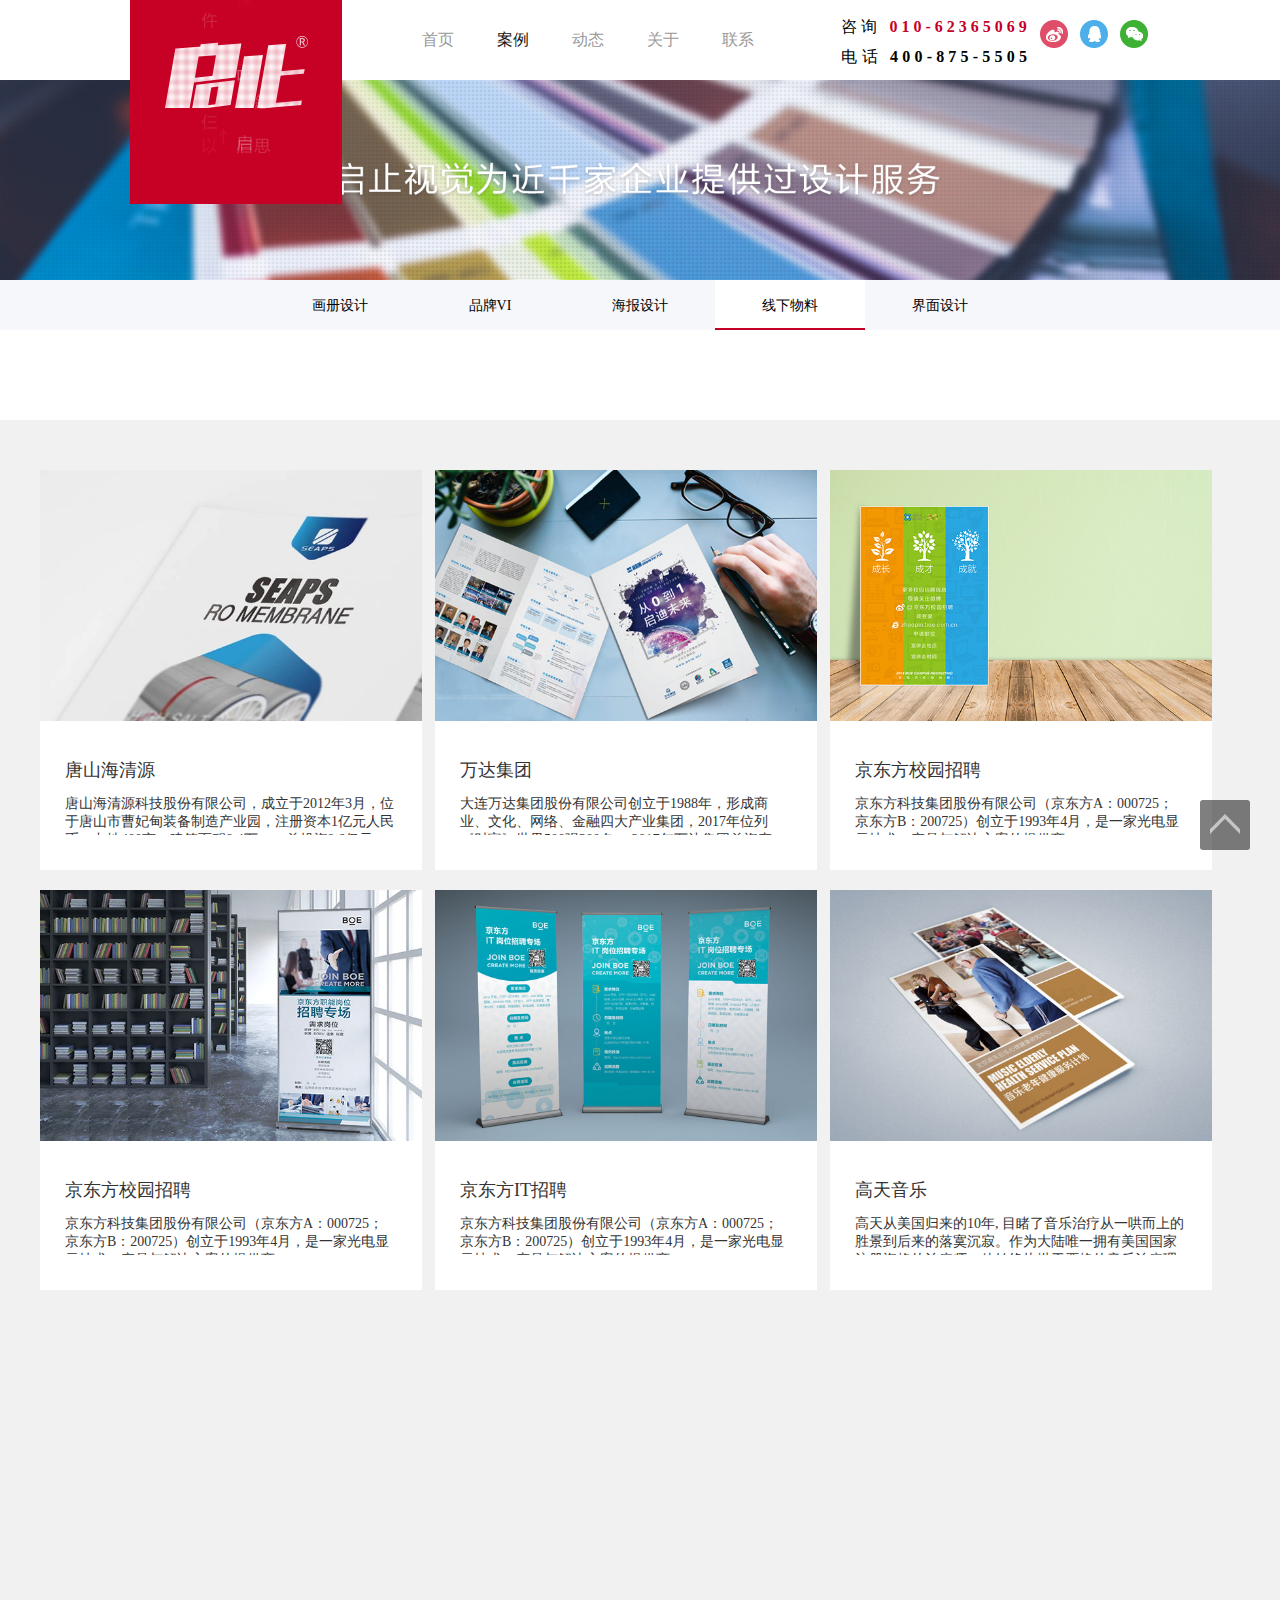
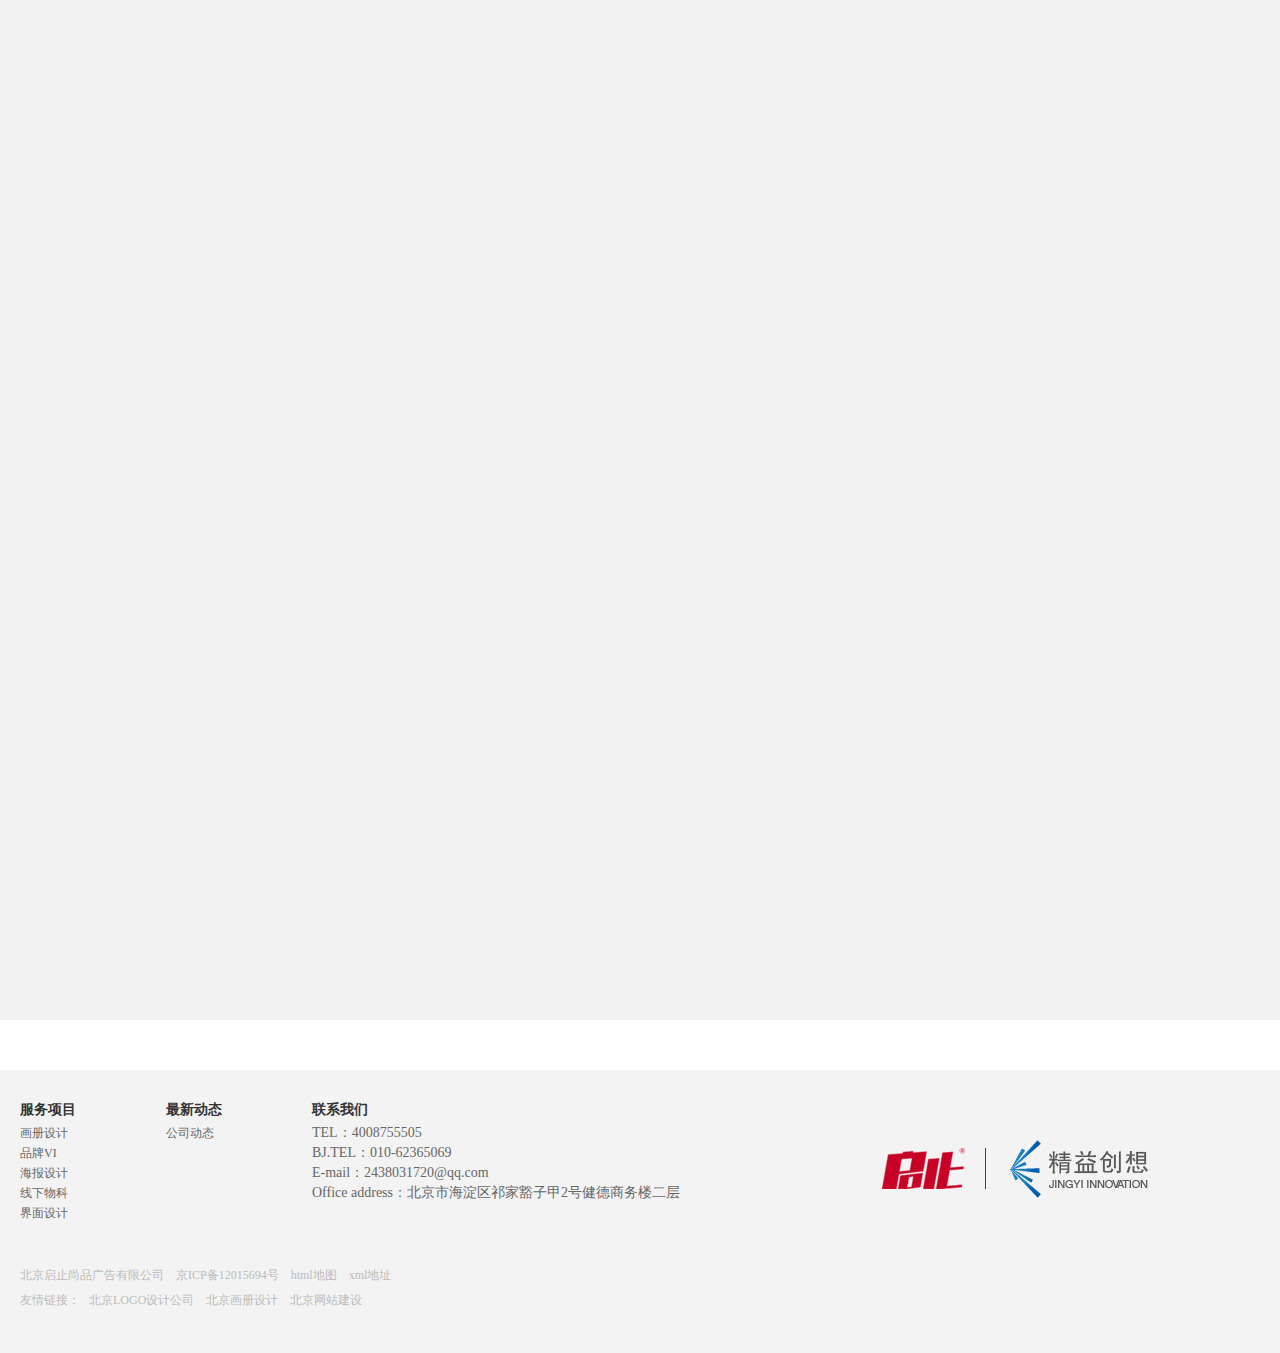
<file: case3.html>
﻿<!DOCTYPE html>
<html>
	<head>
		<meta charset="UTF-8">
		<title>启止设计</title>
		<link rel="shortcut icon" type="img/favicon.ico" href="img/favicon.ico" media="screen">
		<link rel="stylesheet" type="text/css" href="css/base.css"/>
		<link rel="stylesheet" type="text/css" href="css/index.css"/>
		<link rel="stylesheet" type="text/css" href="css/case.css"/>
		<link rel="stylesheet" href="css/swiper-3.3.1.min.css">
		<link rel="stylesheet" href="css/animate.min.css">
		<script type="text/javascript" src="js/jquery-1.4.3.min.js"></script>
		<script type="text/javascript" src="js/bannerjs.js"></script>
		<script type="text/javascript" src="js/jquery.js"></script>
		<script type="text/javascript" src="js/hm.js"></script>		<!--右浮动-->
		<script type="text/javascript" src="js/script.js"></script>
		<script type="text/javascript" src="js/wow.min.js"></script>
		<script type="text/javascript">
			$(function() {
				$('.ew_icon').click(function(e) {
					$('.ew_img').toggle();
				});
			})
		</script>
	</head>
	<body>
		<!--header start-->
		<header>
			<div class="header clearfix">
				<a href=""><img class="logo" src="img/logo.gif" title="启止设计" /></a>
				<nav>
					<ul>
						<li><a href="index.html">首页</a></li>
						<li class="active"><a href="case.html">案例</a></li>
						<li><a href="trends.html">动态</a></li>
						<li><a href="about.hmtl">关于</a></li>
						<li><a href="contact.html">联系</a></li>
					</ul>
				</nav>
				<div class="phone-num">
					<p> 咨 询 &nbsp; <span class="telin" style="font-weight: 700;">0 1 0 - 6 2 3 6 5 0 6 9</span> </p>
					<p class="phone_tel"> 电 话 &nbsp; <span style="font-weight: 700;">4 0 0 - 8 7 5 - 5 5 0 5</span></p>
				</div>
				<div class="phone_cant">
					<a href="http://weibo.com/qzsj2008" target="_blank">
						<img src="img/weibo.png">
					</a>&nbsp;
					<a href="http://wpa.qq.com/msgrd?v=3&amp;uin=2438031720&amp;site=qq&amp;menu=yes" target="_blank"><img src="img/qq.png"></a>&nbsp;
					<a href="javascript:;">
						<img src="img/weixin.png" class="ew_icon">
						<img src="img/ewm.jpg" class="ew_img" width="150px" height="150px">
					</a>&nbsp;
				</div>
			</div>
		</header>
		<!--header end-->
		<!--banner start-->
		<section>
			<div class="banner">
				<img src="img/case_banner.png" style="width: 100%; margin: 0 auto;"/>
				<div class="subnav" id="subnav">
					<div class="subnav-k">
						<div class="fd_logo" style="display: none;z-index: 9999;">
							<a href=""><img src="img/down_logo.png"></a>
						</div>
						<ul class="clearfix">
							<li>
								<a href="case.html">
									<span>画册设计</span>
								</a>
							</li>
							<li>
								<a href="case1.html">
									<span>品牌VI</span>
								</a>
							</li>
							<li>
								<a href="case2.html">
									<span>海报设计</span>
								</a>
							</li>
							<li class="sub_hin">
								<a href="case3.html">
									<span>线下物料</span>
								</a>
							</li>
							<li>
								<a href="case4.html">
									<span>界面设计</span>
								</a>
							</li>
						</ul>
						<div class="phone-num mo_down">
							<p><span class="telin" style="font-weight:700;">0 1 0 - 6 2 3 6 5 0 6 9</span> </p>
						</div>
					</div>
				</div>
			</div>
		</section>
		<!--banner end-->
		
		<!--case start-->
		<section style="background: #F1F1F1;">
			<div id="case" class="clearfix">
				<div class="wow fadeInUp animated" data-wow-delay=".0s" style="visibility: visible; animation-delay: 0s; animation-name: fadeInUp;">
					<img src="img/case3_1.jpg" title="唐山海清源" />
					<div>
						<h4>唐山海清源</h4>
						<p>唐山海清源科技股份有限公司，成立于2012年3月，位于唐山市曹妃甸装备制造产业园，注册资本1亿元人民币，占地400亩，建筑面积8 4万㎡，总投资9 6亿元。</p>
					</div>
				</div>
				<div class="wow fadeInUp animated" data-wow-delay=".0s" style="visibility: visible; animation-delay: 0s; animation-name: fadeInUp;">
					<img src="img/case3_2.jpg" title="万达集团" />
					<div>
						<h4>万达集团</h4>
						<p>大连万达集团股份有限公司创立于1988年，形成商业、文化、网络、金融四大产业集团，2017年位列《财富》世界500强380名 。2017年万达集团总资产8826 4亿元，2017年上半年收入1348 5亿元。</p>
					</div>
				</div>
				<div class="wow fadeInUp animated" data-wow-delay=".0s" style="visibility: visible; animation-delay: 0s; animation-name: fadeInUp;">
					<img  src="img/case3_3.jpg" title="京东方校园招聘" />
					<div>
						<h4>京东方校园招聘</h4>
						<p>京东方科技集团股份有限公司（京东方A：000725；京东方B：200725）创立于1993年4月，是一家光电显示技术、产品与解决方案的提供商。</p>
					</div>
				</div>
				<div class="wow fadeInUp animated" data-wow-delay=".0s" style="visibility: visible; animation-delay: 0s; animation-name: fadeInUp;">
					<img  src="img/case3_4.jpg" title="京东方校园招聘" />
					<div>
						<h4>京东方校园招聘</h4>
						<p>京东方科技集团股份有限公司（京东方A：000725；京东方B：200725）创立于1993年4月，是一家光电显示技术、产品与解决方案的提供商。</p>
					</div>
				</div>
				<div class="wow fadeInUp animated" data-wow-delay=".0s" style="visibility: visible; animation-delay: 0s; animation-name: fadeInUp;">
					<img  src="img/case3_5.jpg" title="京东方IT招聘" />
					<div>
						<h4>京东方IT招聘</h4>
						<p>京东方科技集团股份有限公司（京东方A：000725；京东方B：200725）创立于1993年4月，是一家光电显示技术、产品与解决方案的提供商。</p>
					</div>
				</div>
				<div class="wow fadeInUp animated" data-wow-delay=".0s" style="visibility: visible; animation-delay: 0s; animation-name: fadeInUp;">
					<img  src="img/case3_6.jpg" title="高天音乐" />
					<div>
						<h4>高天音乐</h4>
						<p>高天从美国归来的10年, 目睹了音乐治疗从一哄而上的胜景到后来的落寞沉寂。作为大陆唯一拥有美国国家注册资格的治疗师，他始终执拗于严格的音乐治疗理念。</p>
					</div>
				</div>
				<div class="wow fadeInUp animated" data-wow-delay=".0s" style="visibility: visible; animation-delay: 0s; animation-name: fadeInUp;">
					<img  src="img/case3_7.jpg" title="中瑞财富" />
					<div>
						<h4>中瑞财富</h4>
						<p>中瑞财富由北京领先创融网络科技有限公司创立，是大宗商品互联网供应链金融信息服务平台，于2014年5月12日正式上线。</p>
					</div>
				</div>
				<div class="wow fadeInUp animated" data-wow-delay=".0s" style="visibility: visible; animation-delay: 0s; animation-name: fadeInUp;">
					<img  src="img/case3_8.jpg" title="同方威视" />
					<div>
						<h4>同方威视</h4>
						<p>威视股份企业技术中心坚持科技成果产业化为主要发展目标，以市场需求为导向，建立了产学研一体化的技术创新和产业化运作机制，促进加快科技成果开发的速度和成果转化的步伐</p>
					</div>
				</div>
				<div class="wow fadeInUp animated" data-wow-delay=".0s" style="visibility: visible; animation-delay: 0s; animation-name: fadeInUp;">
					<img  src="img/case3_2.jpg" title="国路安" />
					<div>
						<h4>国路安</h4>
						<p>北京市国路安信息技术股份有限公司（简称国路安）成立于2009年，是一家专业面向应用安全领域，提供产品研发、一体化解决方案和咨询服务的高新技术企业。</p>
					</div>
				</div>
				<div class="wow fadeInUp animated" data-wow-delay=".0s" style="visibility: visible; animation-delay: 0s; animation-name: fadeInUp;">
					<img  src="img/case3_10.jpg" title="新影世纪" />
					<div>
						<h4>新影世纪</h4>
						<p>北京新影世纪影视文化发展有限公司是中央新闻纪录电影制片厂独资成立的专业影视制作公司。</p>
					</div>
				</div>
				<div class="wow fadeInUp animated" data-wow-delay=".0s" style="visibility: visible; animation-delay: 0s; animation-name: fadeInUp;">
					<img  src="img/case3_11.jpg" title="久安伟业" />
					<div>
						<h4>久安伟业</h4>
						<p>北京久安伟业科技有限公司是一家致力于岩体影像理论研究和技术研发的高新技术企业，总部位于北京中关村科技园区。
					</div>
				</div>
				<div class="wow fadeInUp animated" data-wow-delay=".0s" style="visibility: visible; animation-delay: 0s; animation-name: fadeInUp;">
					<img  src="img/case3_5.jpg" title="行动援助" />
					<div>
						<h4>行动援助</h4>
						<p>行动援助30多年来，行动援助在全球50个国家或地区开展工作，通过与2000多家当地扶贫和民间组织密切合作，帮助了1300万贫穷人群和弱势群体，改善了他们的生存和发展状况。</p>
					</div>
				</div>
				
				<div class="wow fadeInUp animated" data-wow-delay=".0s" style="visibility: visible; animation-delay: 0s; animation-name: fadeInUp;">
					<img  src="img/case3_1.jpg" title="电子研究院" />
					<div>
						<h4>电子研究院</h4>
						<p>电子科学研究院是经时任电子工业部部长的江泽民主席亲自规划创建的国家级研究机构，成立于1984年。该院现承担多项国家重点工程系统总体研发任务，主要任务及发展方向为：是从事电子信</p>
					</div>
				</div>
			</div>
		</section>
		<!--case end-->
		
		<!--footer start-->
		<footer>
			<div class="footer">
				<div class="clearfix">
					<ul>
						<li>服务项目
							<ul>
								<li><a href="">画册设计</a></li>
								<li><a href="">品牌VI</a></li>
								<li><a href="">海报设计</a></li>
								<li><a href="">线下物科</a></li>
								<li><a href="">界面设计</a></li>
							</ul>
						</li>
						<li>最新动态
							<ul>
								<li><a href="">公司动态</a></li>
							</ul>
						</li>
						<li style="width: 380px;">联系我们
							<ul>
								<li>TEL：4008755505</li>
								<li>BJ.TEL：010-62365069</li>
								<li>E-mail：2438031720@qq.com</li>
								<li>Office address：北京市海淀区祁家豁子甲2号健德商务楼二层</li>
							</ul>
						</li>
					</ul>
					<img src="img/qz.jpg"/>
				</div>
				<p>北京启止尚品广告有限公司&nbsp;&nbsp;&nbsp;&nbsp;京ICP备12015694号&nbsp;&nbsp;&nbsp;&nbsp;<a href="">html地图</a>&nbsp;&nbsp;&nbsp;&nbsp;<a href="">xml地址</a></p>
				<p>友情链接：&nbsp;&nbsp;&nbsp;<a href="">北京LOGO设计公司</a>&nbsp;&nbsp;&nbsp;&nbsp;<a href="">北京画册设计</a>&nbsp;&nbsp;&nbsp;&nbsp;<a href="">北京网站建设</a></p>
			</div>
		</footer>
		<!--footer end-->
		<div class="go_top">
			<a id="scroolTop" style="display: inline;"></a>
		</div>
		<script>
			if (!(/msie [6|7|8|9]/i.test(navigator.userAgent))){
				new WOW().init();
			};
		</script>
		<script language="JavaScript">
		    if (!(/msie [6|7|8|9]/i.test(navigator.userAgent))){
		        var wow = new WOW({
		            boxClass: 'wow',
		            animateClass: 'animated',
		            offset: 0,
		            mobile: false,
		            live: true
		        });
		        wow.init();
		    }
		</script>
	</body>
</html>
</file>
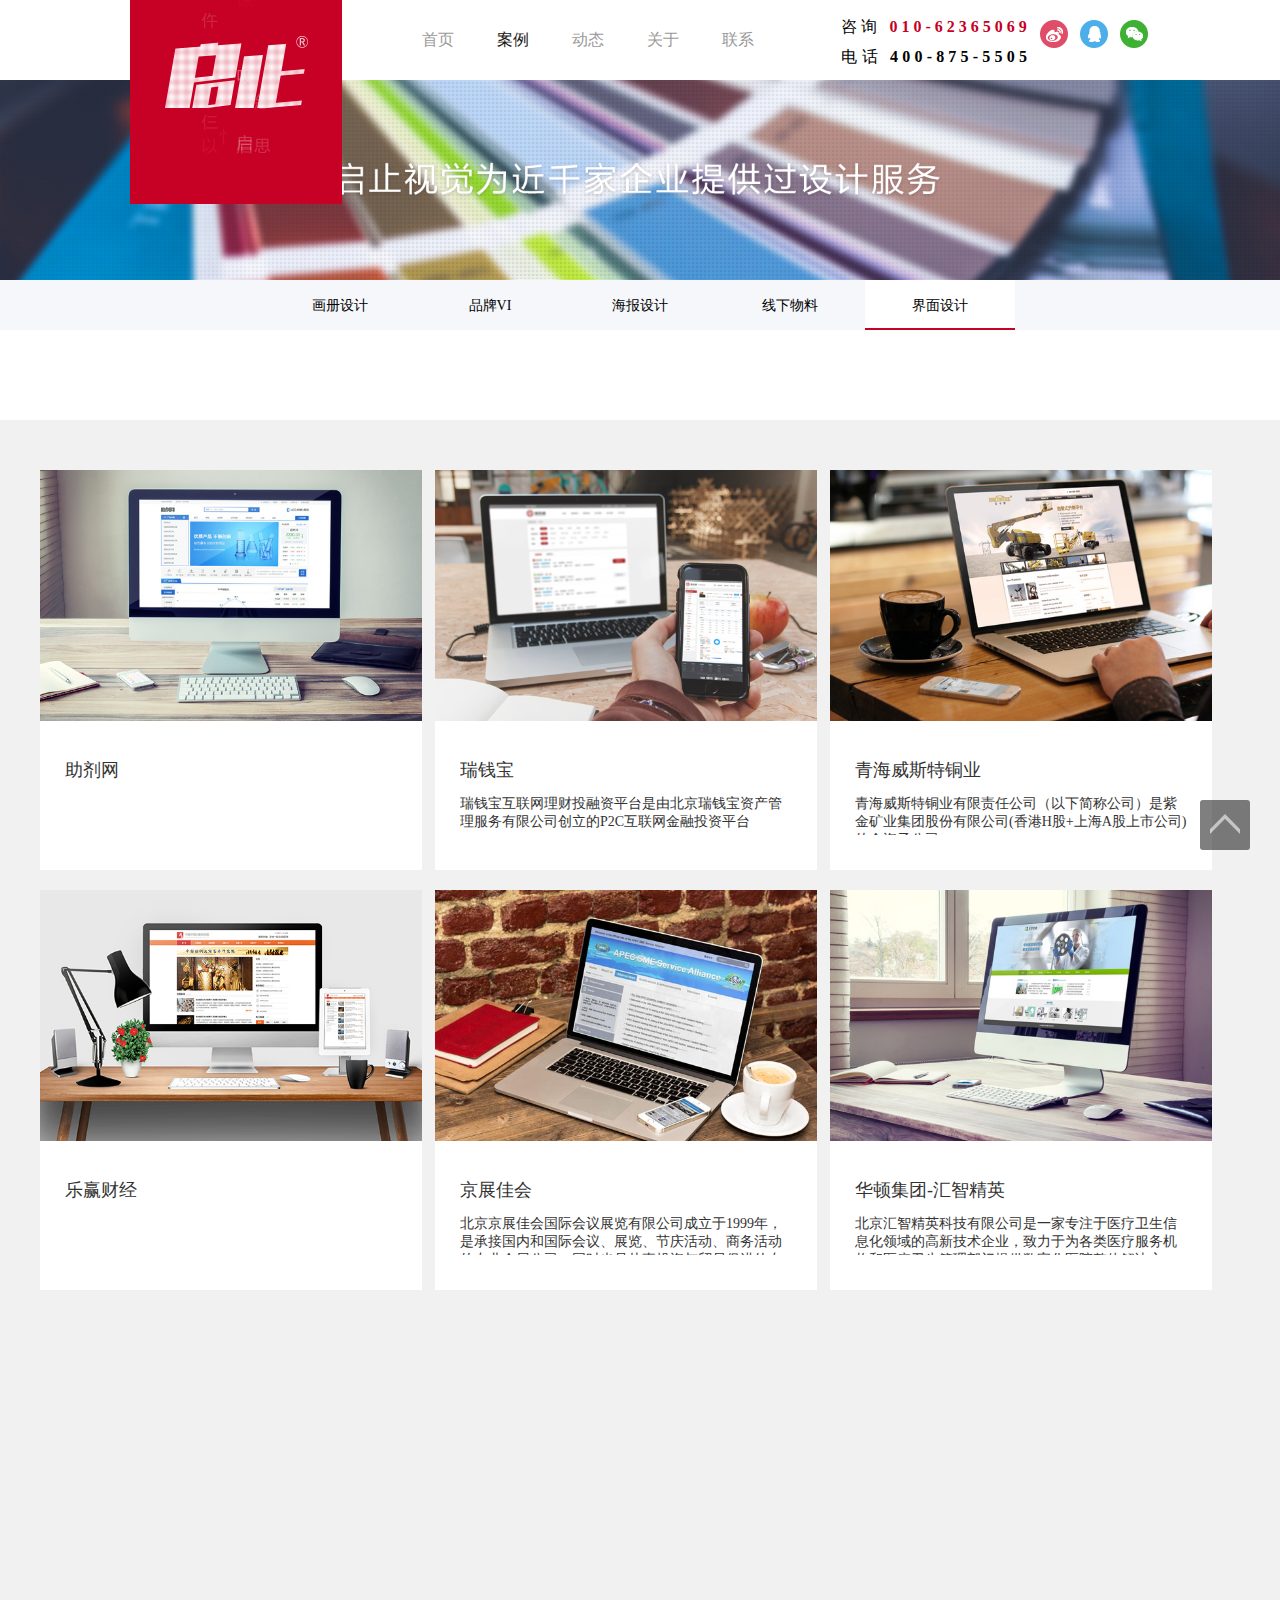
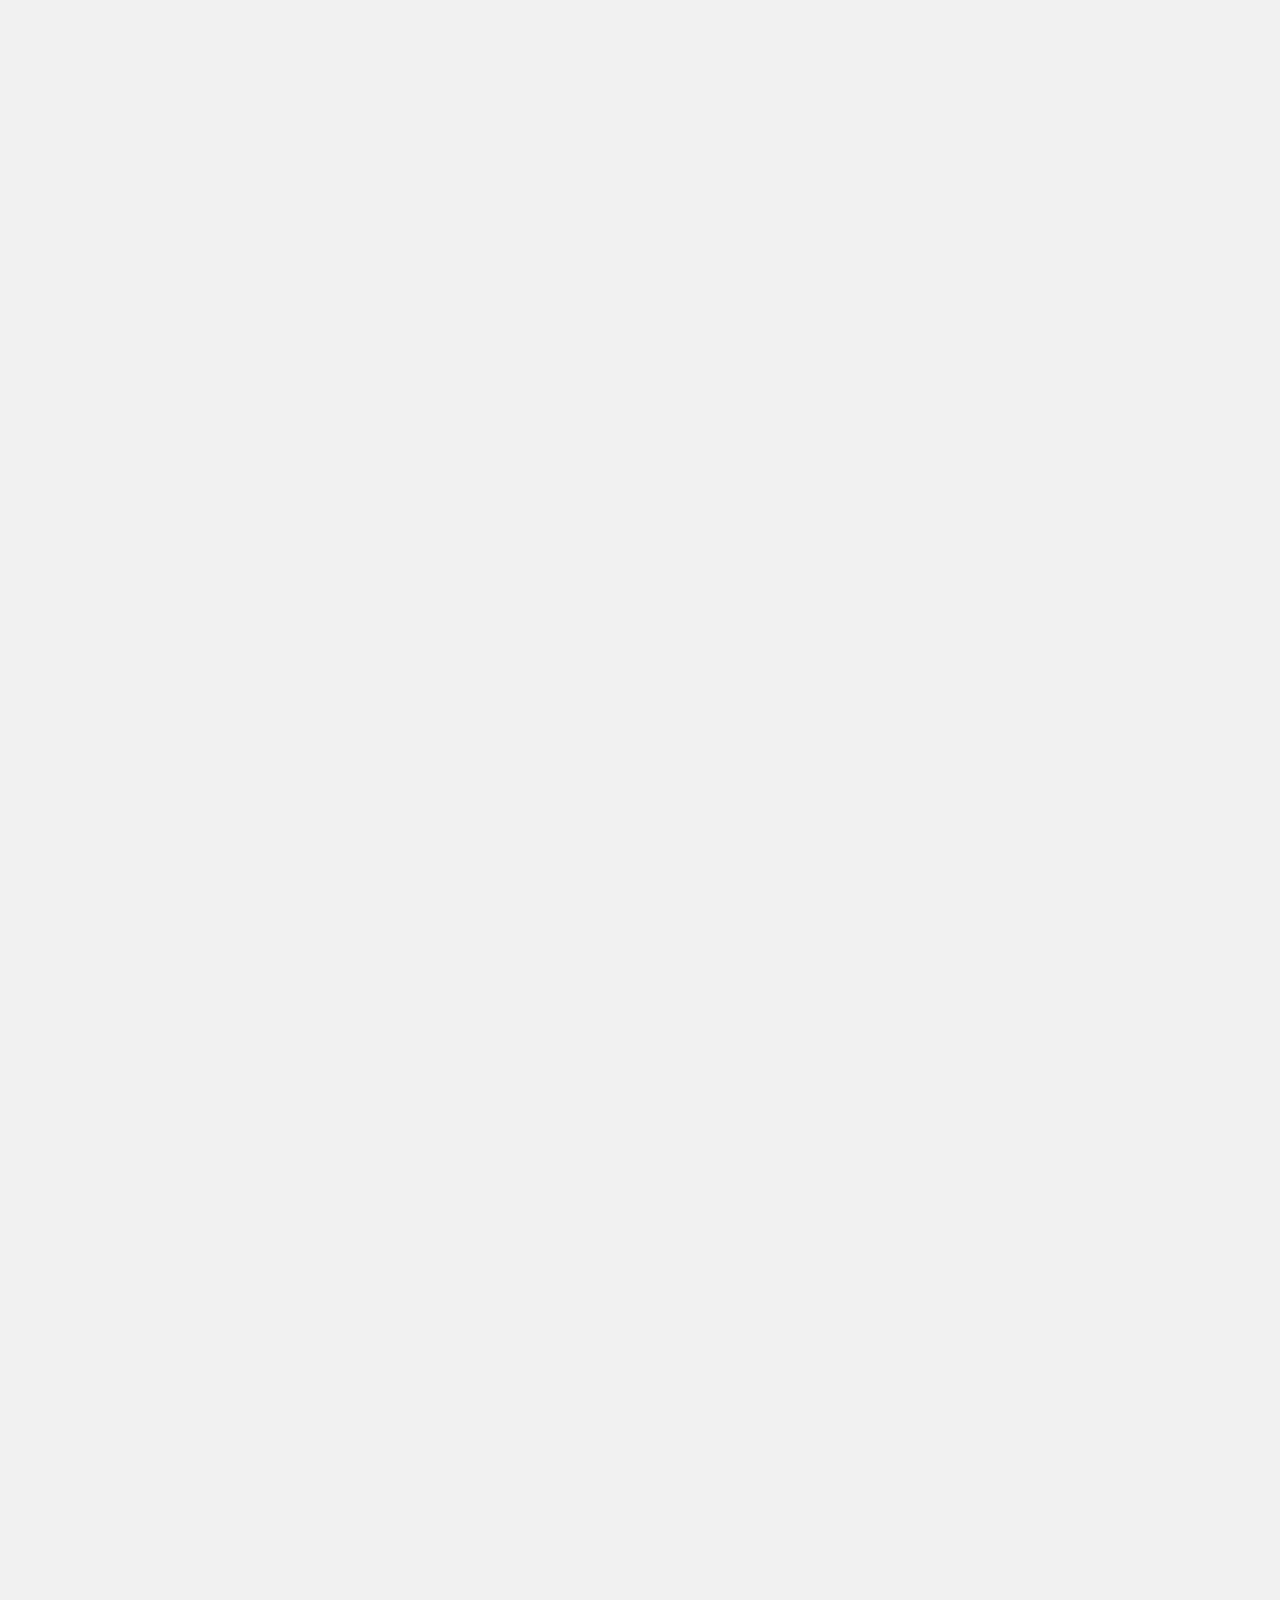
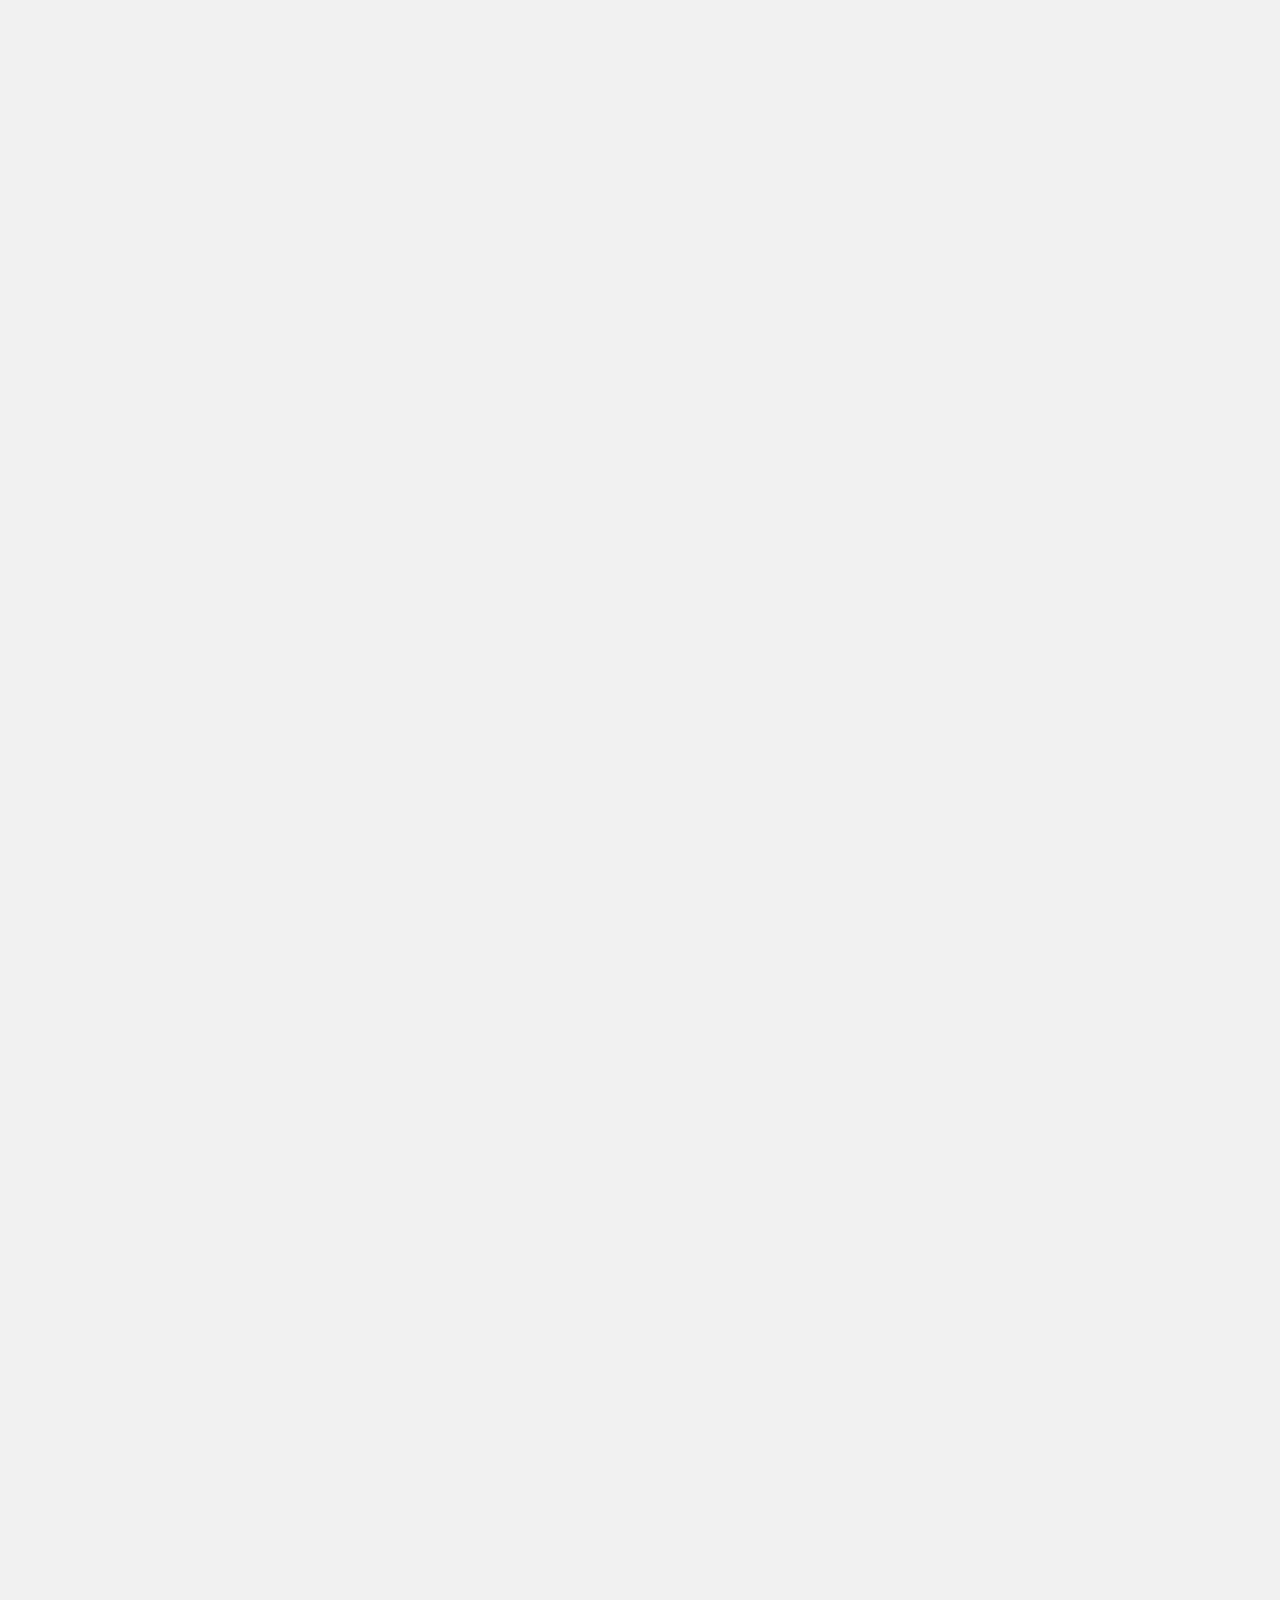
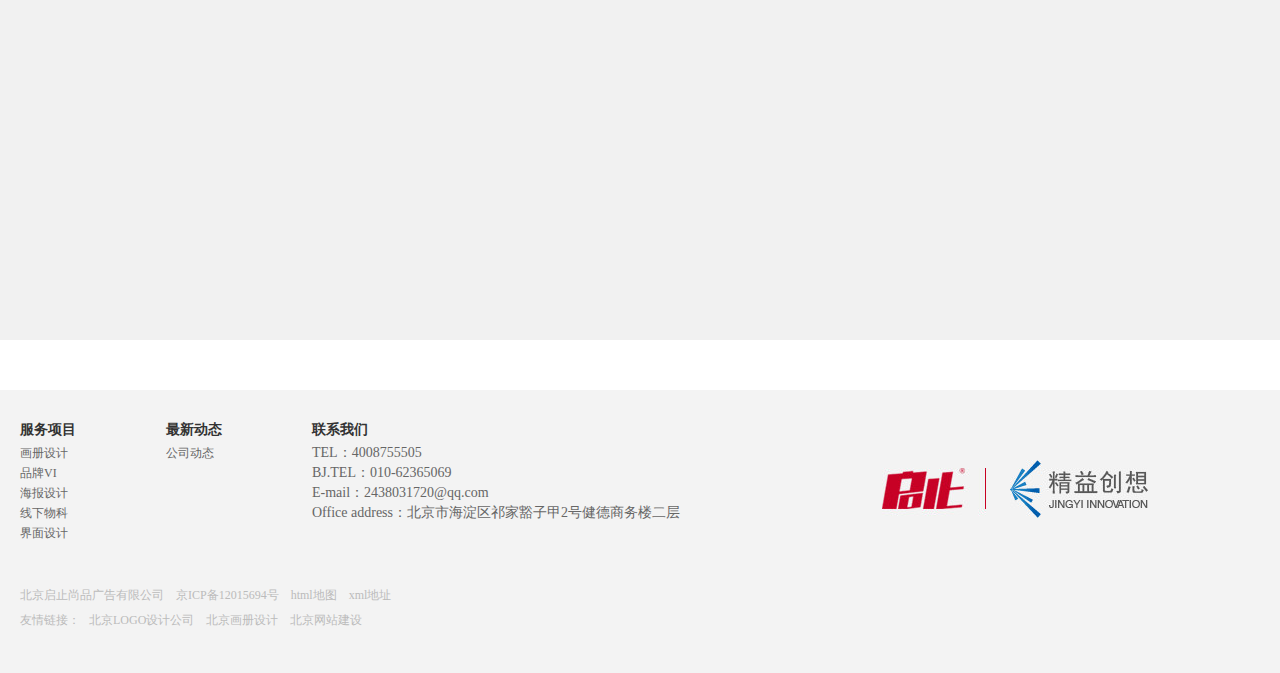
<file: case4.html>
﻿<!DOCTYPE html>
<html>
	<head>
		<meta charset="UTF-8">
		<title>启止设计</title>
		<link rel="shortcut icon" type="img/favicon.ico" href="img/favicon.ico" media="screen">
		<link rel="stylesheet" type="text/css" href="css/base.css"/>
		<link rel="stylesheet" type="text/css" href="css/index.css"/>
		<link rel="stylesheet" type="text/css" href="css/case.css"/>
		<link rel="stylesheet" href="css/swiper-3.3.1.min.css">
		<link rel="stylesheet" href="css/animate.min.css">
		<script type="text/javascript" src="js/jquery-1.4.3.min.js"></script>
		<script type="text/javascript" src="js/bannerjs.js"></script>
		<script type="text/javascript" src="js/jquery.js"></script>
		<script type="text/javascript" src="js/hm.js"></script>		<!--右浮动-->
		<script type="text/javascript" src="js/script.js"></script>
		<script type="text/javascript" src="js/wow.min.js"></script>
		<script type="text/javascript">
			$(function() {
				$('.ew_icon').click(function(e) {
					$('.ew_img').toggle();
				});
			})
		</script>
	</head>
	<body>
		<!--header start-->
		<header>
			<div class="header clearfix">
				<a href=""><img class="logo" src="img/logo.gif" title="启止设计" /></a>
				<nav>
					<ul>
						<li><a href="index.html">首页</a></li>
						<li class="active"><a href="case.html">案例</a></li>
						<li><a href="trends.html">动态</a></li>
						<li><a href="about.hmtl">关于</a></li>
						<li><a href="contact.html">联系</a></li>
					</ul>
				</nav>
				<div class="phone-num">
					<p> 咨 询 &nbsp; <span class="telin" style="font-weight: 700;">0 1 0 - 6 2 3 6 5 0 6 9</span> </p>
					<p class="phone_tel"> 电 话 &nbsp; <span style="font-weight: 700;">4 0 0 - 8 7 5 - 5 5 0 5</span></p>
				</div>
				<div class="phone_cant">
					<a href="http://weibo.com/qzsj2008" target="_blank">
						<img src="img/weibo.png">
					</a>&nbsp;
					<a href="http://wpa.qq.com/msgrd?v=3&amp;uin=2438031720&amp;site=qq&amp;menu=yes" target="_blank"><img src="img/qq.png"></a>&nbsp;
					<a href="javascript:;">
						<img src="img/weixin.png" class="ew_icon">
						<img src="img/ewm.jpg" class="ew_img" width="150px" height="150px">
					</a>&nbsp;
				</div>
			</div>
		</header>
		<!--header end-->
		<!--banner start-->
		<section>
			<div class="banner">
				<img src="img/case_banner.png" style="width: 100%; margin: 0 auto;"/>
				<div class="subnav" id="subnav">
					<div class="subnav-k">
						<div class="fd_logo" style="display: none;z-index: 9999;">
							<a href=""><img src="img/down_logo.png"></a>
						</div>
						<ul class="clearfix">
							<li>
								<a href="case.html">
									<span>画册设计</span>
								</a>
							</li>
							<li>
								<a href="case1.html">
									<span>品牌VI</span>
								</a>
							</li>
							<li>
								<a href="case2.html">
									<span>海报设计</span>
								</a>
							</li>
							<li>
								<a href="case3.html">
									<span>线下物料</span>
								</a>
							</li>
							<li class="sub_hin">
								<a href="case4.html">
									<span>界面设计</span>
								</a>
							</li>
						</ul>
						<div class="phone-num mo_down">
							<p><span class="telin" style="font-weight:700;">0 1 0 - 6 2 3 6 5 0 6 9</span> </p>
						</div>
					</div>
				</div>
			</div>
		</section>
		<!--banner end-->
		
		<!--case start-->
		<section style="background: #F1F1F1;">
			<div id="case" class="clearfix">
				<div class="wow fadeInUp animated" data-wow-delay=".0s" style="visibility: visible; animation-delay: 0s; animation-name: fadeInUp;">
					<img src="img/case4_1.jpg" title="助剂网" />
					<div>
						<h4>助剂网</h4>
						<p></p>
					</div>
				</div>
				<div class="wow fadeInUp animated" data-wow-delay=".0s" style="visibility: visible; animation-delay: 0s; animation-name: fadeInUp;">
					<img src="img/case4_2.jpg" title="瑞钱宝" />
					<div>
						<h4>瑞钱宝</h4>
						<p>瑞钱宝互联网理财投融资平台是由北京瑞钱宝资产管理服务有限公司创立的P2C互联网金融投资平台</p>
					</div>
				</div>
				<div class="wow fadeInUp animated" data-wow-delay=".0s" style="visibility: visible; animation-delay: 0s; animation-name: fadeInUp;">
					<img src="img/case4_3.jpg" title="青海威斯特铜业" />
					<div>
						<h4>青海威斯特铜业</h4>
						<p>青海威斯特铜业有限责任公司（以下简称公司）是紫金矿业集团股份有限公司(香港H股+上海A股上市公司)的全资子公司。</p>
					</div>
				</div>
				<div class="wow fadeInUp animated" data-wow-delay=".0s" style="visibility: visible; animation-delay: 0s; animation-name: fadeInUp;">
					<img src="img/case4_16.jpg" title="乐赢财经" />
					<div>
						<h4>乐赢财经</h4>
						<p></p>
					</div>
				</div>
				<div class="wow fadeInUp animated" data-wow-delay=".0s" style="visibility: visible; animation-delay: 0s; animation-name: fadeInUp;">
					<img src="img/case4_5.jpg" title="京展佳会" />
					<div>
						<h4>京展佳会</h4>
						<p>​北京京展佳会国际会议展览有限公司成立于1999年，是承接国内和国际会议、展览、节庆活动、商务活动的专业会展公司，同时也是从事投资与贸易促进的专业服务机构。</p>
					</div>
				</div>
				<div class="wow fadeInUp animated" data-wow-delay=".0s" style="visibility: visible; animation-delay: 0s; animation-name: fadeInUp;">
					<img src="img/case4_6.jpg" title="华顿集团-汇智精英" />
					<div>
						<h4>华顿集团-汇智精英</h4>
						<p>北京汇智精英科技有限公司是一家专注于医疗卫生信息化领域的高新技术企业，致力于为各类医疗服务机构和医疗卫生管理部门提供数字化医院整体解决方案。</p>
					</div>
				</div>
				<div class="wow fadeInUp animated" data-wow-delay=".0s" style="visibility: visible; animation-delay: 0s; animation-name: fadeInUp;">
					<img src="img/case4_7.jpg" title="汉朔科技" />
					<div>
						<h4>汉朔科技</h4>
						<p>汉朔科技是全球领先的智能硬件产品及解决方案提供商，具备自主研发创新、软硬件方案集成及全产业链资源整合的能力。</p>
					</div>
				</div>
				<div class="wow fadeInUp animated" data-wow-delay=".0s" style="visibility: visible; animation-delay: 0s; animation-name: fadeInUp;">
					<img src="img/case4_8.jpg" title="亚卡黎集团" />
					<div>
						<h4>亚卡黎集团</h4>
						<p>上海亚卡黎实业有限公司是专门致力于电力仪器仪表、机械设备等先进产品的销售和技术服务为一体的企业 , 是国内外多家先进仪器仪表公司产品的代理商。</p>
					</div>
				</div>
				<div class="wow fadeInUp animated" data-wow-delay=".0s" style="visibility: visible; animation-delay: 0s; animation-name: fadeInUp;">
					<img src="img/case4_9.jpg" title="​国际最佳实践管理联盟网站" />
					<div>
						<h4>​国际最佳实践管理联盟网站</h4>
						<p>​国际最佳实践管理联盟－是由欧洲最佳实践联学会IBPI携手国际知名出版机构、资格认证机构、咨询机构和行业专家共同发起的一家推广国际最佳实践管理体系和框架标准的非营利性组织。</p>
					</div>
				</div>
				<div class="wow fadeInUp animated" data-wow-delay=".0s" style="visibility: visible; animation-delay: 0s; animation-name: fadeInUp;">
					<img src="img/case4_10.jpg" title="素悦美容网站" />
					<div>
						<h4>素悦美容网站</h4>
						<p></p>
					</div>
				</div>
				<div class="wow fadeInUp animated" data-wow-delay=".0s" style="visibility: visible; animation-delay: 0s; animation-name: fadeInUp;">
					<img src="img/case4_11.jpg" title="北京博采咨询策划网站" />
					<div>
						<h4>北京博采咨询策划网站</h4>
						<p>北京博采时代咨询策划公司</p>
					</div>
				</div>
				<div class="wow fadeInUp animated" data-wow-delay=".0s" style="visibility: visible; animation-delay: 0s; animation-name: fadeInUp;">
					<img src="img/case4_12.jpg" title="爱星球婚礼策划网站" />
					<div>
						<h4>爱星球婚礼策划网站</h4>
						<p>爱星球海外婚礼策划有限公司是著名的海外婚礼连锁机构,在巴厘岛、马尔代夫、深圳、北京、天津、上海都设有门店</p>
					</div>
				</div>
				<div class="wow fadeInUp animated" data-wow-delay=".0s" style="visibility: visible; animation-delay: 0s; animation-name: fadeInUp;">
					<img src="img/case4_13.jpg" title="中经科技" />
					<div>
						<h4>中经科技</h4>
						<p>宁波中经科技发展有限公司（NBCEI）是专业从事互联网服务和软件技术服务的高新技术企业、宁波市双软认定企业、2013年度宁波市服务业十佳“成长之星”企业</p>
					</div>
				</div>
				<div class="wow fadeInUp animated" data-wow-delay=".0s" style="visibility: visible; animation-delay: 0s; animation-name: fadeInUp;">
					<img src="img/case4_14.jpg" title="亚卡黎" />
					<div>
						<h4>亚卡黎</h4>
						<p>上海亚卡黎实业有限公司成立于2005年，公司毗邻虹桥国际机场和虹桥高铁火车站，地处松江漕泾河高科技园区，便利的虹桥交通枢纽使得我公司的服务网络能便捷</p>
					</div>
				</div>
				<div class="wow fadeInUp animated" data-wow-delay=".0s" style="visibility: visible; animation-delay: 0s; animation-name: fadeInUp;">
					<img src="img/case4_15.jpg" title="特色农家院" />
					<div>
						<h4>特色农家院</h4>
						<p>新城子梦缘民俗饭庄是李振新和宋晓梅夫妻二人于2005年筹资建设，于2006年正式投入运营的民俗客栈，最开始投资建设是源于密云县人民政府关于发展生态农业促进农民增收扶持奖励办法的通知</p>
					</div>
				</div>
				<div class="wow fadeInUp animated" data-wow-delay=".0s" style="visibility: visible; animation-delay: 0s; animation-name: fadeInUp;">
					<img src="img/case4_16.jpg" title="丝绸之路研究院" />
					<div>
						<h4>丝绸之路研究院</h4>
						<p>千百年来丝绸之路精神薪火相传，是不同文明交流互鉴、合作共赢的象征。在新形势下，中央提出“新丝绸之路经济带”和“21世纪海上丝绸之路”的战略构想，古老的丝绸之路焕发出新的生机</p>
					</div>
				</div>
				<div class="wow fadeInUp animated" data-wow-delay=".0s" style="visibility: visible; animation-delay: 0s; animation-name: fadeInUp;">
					<img src="img/case4_17.jpg" title="融昌典当" />
					<div>
						<h4>融昌典当</h4>
						<p>北京融昌典当有限公司是经国家商务部批准，在北京市工商行政管理局注册的一家具有雄厚资金实力，从事房产抵押、汽车质押、有价证券、民品典当等一切典当法规范围内抵押、质押典当业务</p>
					</div>
				</div>
				<div class="wow fadeInUp animated" data-wow-delay=".0s" style="visibility: visible; animation-delay: 0s; animation-name: fadeInUp;">
					<img src="img/case4_18.jpg" title="金达莱美甲" />
					<div>
						<h4>金达莱美甲</h4>
						<p></p>
					</div>
				</div>
				<div class="wow fadeInUp animated" data-wow-delay=".0s" style="visibility: visible; animation-delay: 0s; animation-name: fadeInUp;">
					<img src="img/case4_19.jpg" title="民国图片资源库" />
					<div>
						<h4>民国图片资源库</h4>
						<p></p>
					</div>
				</div>
				<div class="wow fadeInUp animated" data-wow-delay=".0s" style="visibility: visible; animation-delay: 0s; animation-name: fadeInUp;">
					<img src="img/case4_20.jpg" title="飞机保养" />
					<div>
						<h4>飞机保养</h4>
						<p></p>
					</div>
				</div>
				<div class="wow fadeInUp animated" data-wow-delay=".0s" style="visibility: visible; animation-delay: 0s; animation-name: fadeInUp;">
					<img src="img/case4_21.jpg" title="东方科仪" />
					<div>
						<h4>东方科仪</h4>
						<p>东方科仪控股集团有限公司（简称东方科仪控股，英文简称OSIC HOLDINGS）是中国科学院控股的科技综合服务控股集团，于1980年3月经国务院批准成立。</p>
					</div>
				</div>
				<div class="wow fadeInUp animated" data-wow-delay=".0s" style="visibility: visible; animation-delay: 0s; animation-name: fadeInUp;">
					<img src="img/case4_22.jpg" title="柏建华服装" />
					<div>
						<h4>柏建华服装</h4>
						<p></p>
					</div>
				</div>
				<div class="wow fadeInUp animated" data-wow-delay=".0s" style="visibility: visible; animation-delay: 0s; animation-name: fadeInUp;">
					<img src="img/case4_23.jpg" title="爱斯克" />
					<div>
						<h4>爱斯克</h4>
						<p>爱斯克整形美容医院专业性强，特色鲜明，利用国际先进前沿医疗美容技术结合现代审美理念打造个性化、时尚化美丽容颜</p>
					</div>
				</div>
				<div class="wow fadeInUp animated" data-wow-delay=".0s" style="visibility: visible; animation-delay: 0s; animation-name: fadeInUp;">
					<img src="img/case4_24.jpg" title="唐山海清源网站" />
					<div>
						<h4>唐山海清源网站</h4>
						<p>唐山海清源科技股份有限公司，成立于2012年3月，位于唐山市曹妃甸装备制造产业园，注册资本1亿元人民币，占地400亩，建筑面积8 4万㎡，总投资9 6亿元。</p>
					</div>
				</div>
				<div class="wow fadeInUp animated" data-wow-delay=".0s" style="visibility: visible; animation-delay: 0s; animation-name: fadeInUp;">
					<img src="img/case4_25.jpg" title="​投融咖APP" />
					<div>
						<h4>​投融咖APP</h4>
						<p>投融咖APP是一款为PE VC、投行、券商从业人员 、律师、会计师、财务顾问、财经媒体人士、上市公司（及新三板挂牌公司）企业高管等提供信息交流、资源对接、人脉拓展、圈层社交等多维度服</p>
					</div>
				</div>
				<div class="wow fadeInUp animated" data-wow-delay=".0s" style="visibility: visible; animation-delay: 0s; animation-name: fadeInUp;">
					<img src="img/case4_26.jpg" title="自能源" />
					<div>
						<h4>自能源</h4>
						<p></p>
					</div>
				</div>
				<div class="wow fadeInUp animated" data-wow-delay=".0s" style="visibility: visible; animation-delay: 0s; animation-name: fadeInUp;">
					<img src="img/case4_27.jpg" title="业主汇" />
					<div>
						<h4>业主汇</h4>
						<p>业主汇是一家致力于准确发布传播商业地产信息的平台，平台内的详情页信息均由写字楼权属的拥有者----业主直接发布。</p>
					</div>
				</div>
				<div class="wow fadeInUp animated" data-wow-delay=".0s" style="visibility: visible; animation-delay: 0s; animation-name: fadeInUp;">
					<img src="img/case4_28.jpg" title="雅果食品" />
					<div>
						<h4>雅果食品</h4>
						<p>河北雅果食品有限公司成立于1993年，是一家专业果粒，果酱生产商。</p>
					</div>
				</div>
				<div class="wow fadeInUp animated" data-wow-delay=".0s" style="visibility: visible; animation-delay: 0s; animation-name: fadeInUp;">
					<img src="img/case4_29.jpg" title="天学网" />
					<div>
						<h4>天学网</h4>
						<p>天学网为学校、教师与学生提供智能教育解决方案，致力于个性化教育在学校的大规模普及，与其线下教育构成闭环。</p>
					</div>
				</div>
				<div class="wow fadeInUp animated" data-wow-delay=".0s" style="visibility: visible; animation-delay: 0s; animation-name: fadeInUp;">
					<img src="img/case4_30.jpg" title="京师阳光" />
					<div>
						<h4>京师阳光</h4>
						<p>京师阳光以北京师范大学正宗的教学品质为基础，结合美国西点军校特有的国际素质教育理念，形成了国内目前独一无二的婴幼儿成才标准</p>
					</div>
				</div>
				<div class="wow fadeInUp animated" data-wow-delay=".0s" style="visibility: visible; animation-delay: 0s; animation-name: fadeInUp;">
					<img src="img/case4_21.jpg" title="嘉乐中国" />
					<div>
						<h4>嘉乐中国</h4>
						<p>北京嘉乐世纪科技有限公司、北京嘉乐无限文化传播有限公司、上海嘉鹏文化发展有限公司、香港嘉乐国际有限公司共同构成“嘉乐中国”</p>
					</div>
				</div>
				<div class="wow fadeInUp animated" data-wow-delay=".0s" style="visibility: visible; animation-delay: 0s; animation-name: fadeInUp;">
					<img src="img/case4_22.jpg" title="餐铺101" />
					<div>
						<h4>餐铺101</h4>
						<p></p>
					</div>
				</div>
			</div>
		</section>
		<!--case end-->
		
		<!--footer start-->
		<footer>
			<div class="footer">
				<div class="clearfix">
					<ul>
						<li>服务项目
							<ul>
								<li><a href="">画册设计</a></li>
								<li><a href="">品牌VI</a></li>
								<li><a href="">海报设计</a></li>
								<li><a href="">线下物科</a></li>
								<li><a href="">界面设计</a></li>
							</ul>
						</li>
						<li>最新动态
							<ul>
								<li><a href="">公司动态</a></li>
							</ul>
						</li>
						<li style="width: 380px;">联系我们
							<ul>
								<li>TEL：4008755505</li>
								<li>BJ.TEL：010-62365069</li>
								<li>E-mail：2438031720@qq.com</li>
								<li>Office address：北京市海淀区祁家豁子甲2号健德商务楼二层</li>
							</ul>
						</li>
					</ul>
					<img src="img/qz.jpg"/>
				</div>
				<p>北京启止尚品广告有限公司&nbsp;&nbsp;&nbsp;&nbsp;京ICP备12015694号&nbsp;&nbsp;&nbsp;&nbsp;<a href="">html地图</a>&nbsp;&nbsp;&nbsp;&nbsp;<a href="">xml地址</a></p>
				<p>友情链接：&nbsp;&nbsp;&nbsp;<a href="">北京LOGO设计公司</a>&nbsp;&nbsp;&nbsp;&nbsp;<a href="">北京画册设计</a>&nbsp;&nbsp;&nbsp;&nbsp;<a href="">北京网站建设</a></p>
			</div>
		</footer>
		<!--footer end-->
		<div class="go_top">
			<a id="scroolTop" style="display: inline;"></a>
		</div>
		<script>
			if (!(/msie [6|7|8|9]/i.test(navigator.userAgent))){
				new WOW().init();
			};
		</script>
		<script language="JavaScript">
		    if (!(/msie [6|7|8|9]/i.test(navigator.userAgent))){
		        var wow = new WOW({
		            boxClass: 'wow',
		            animateClass: 'animated',
		            offset: 0,
		            mobile: false,
		            live: true
		        });
		        wow.init();
		    }
		</script>
	</body>
</html>
</file>
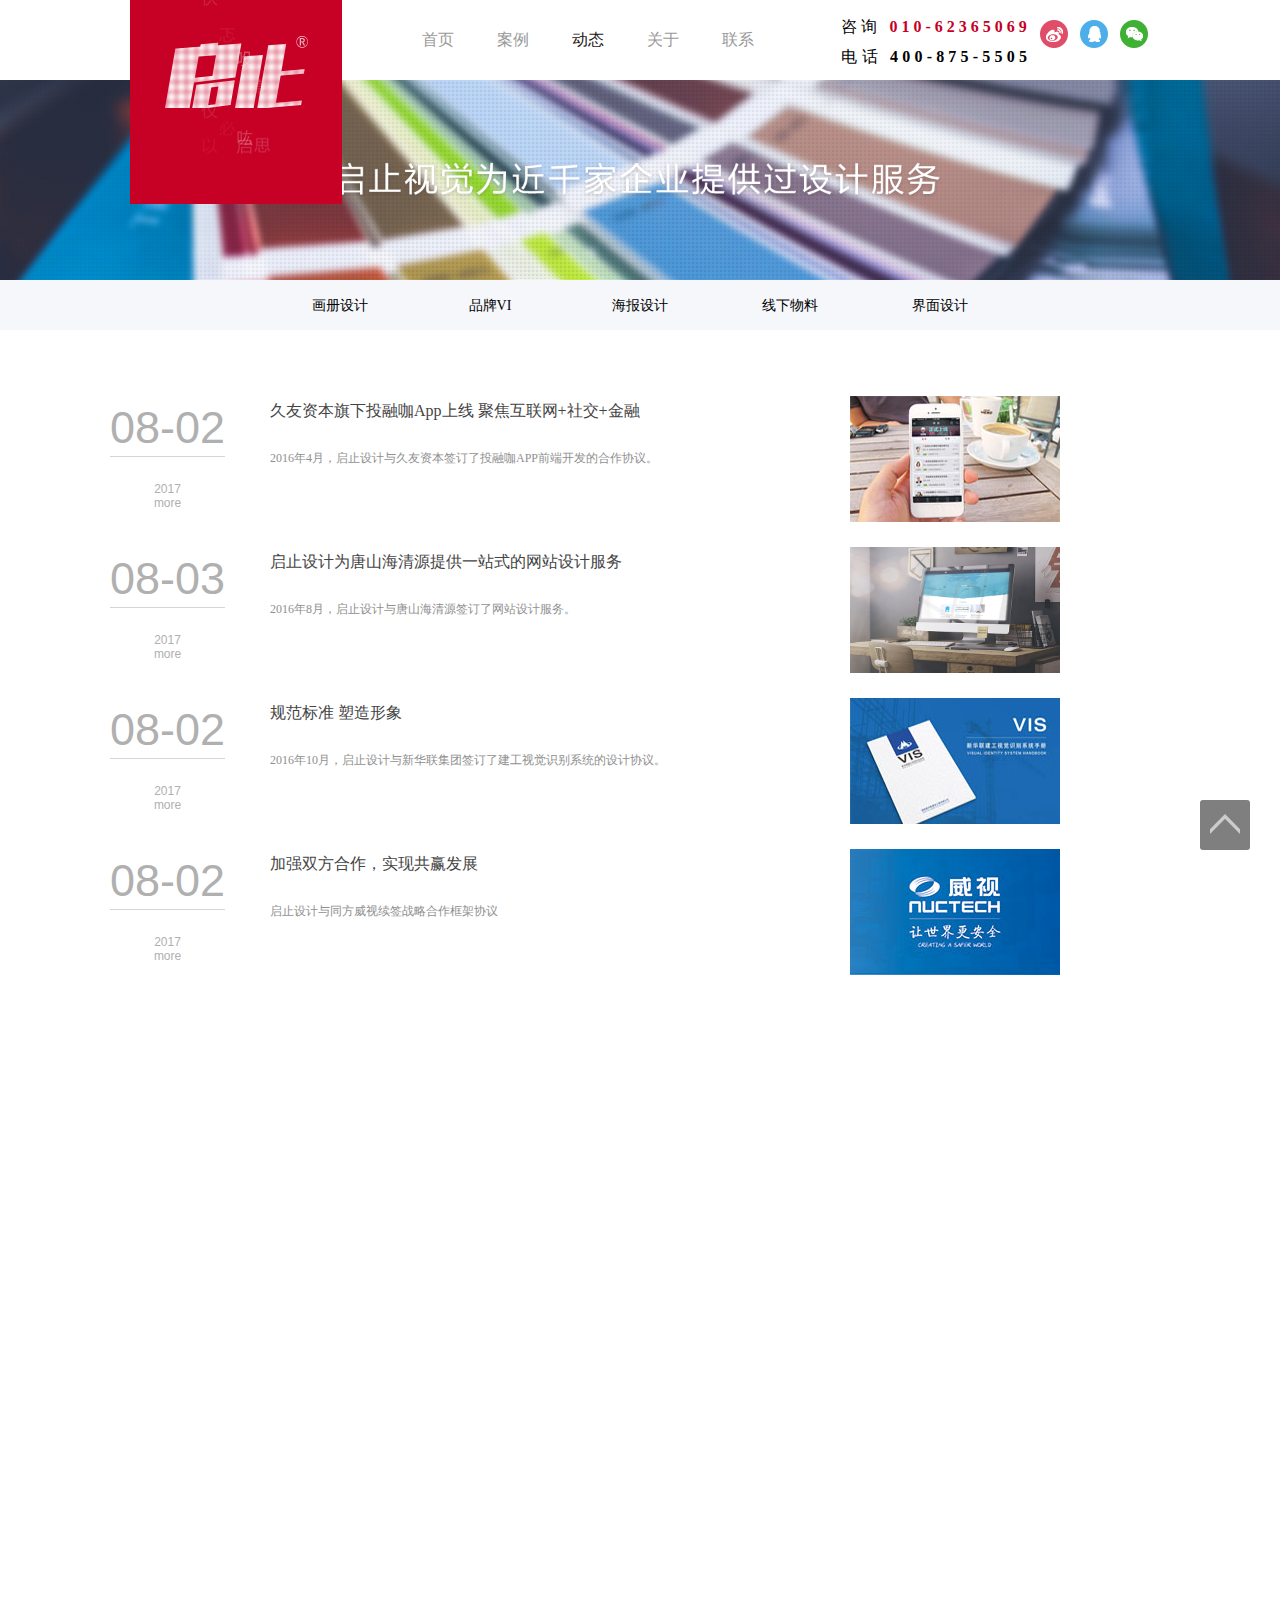
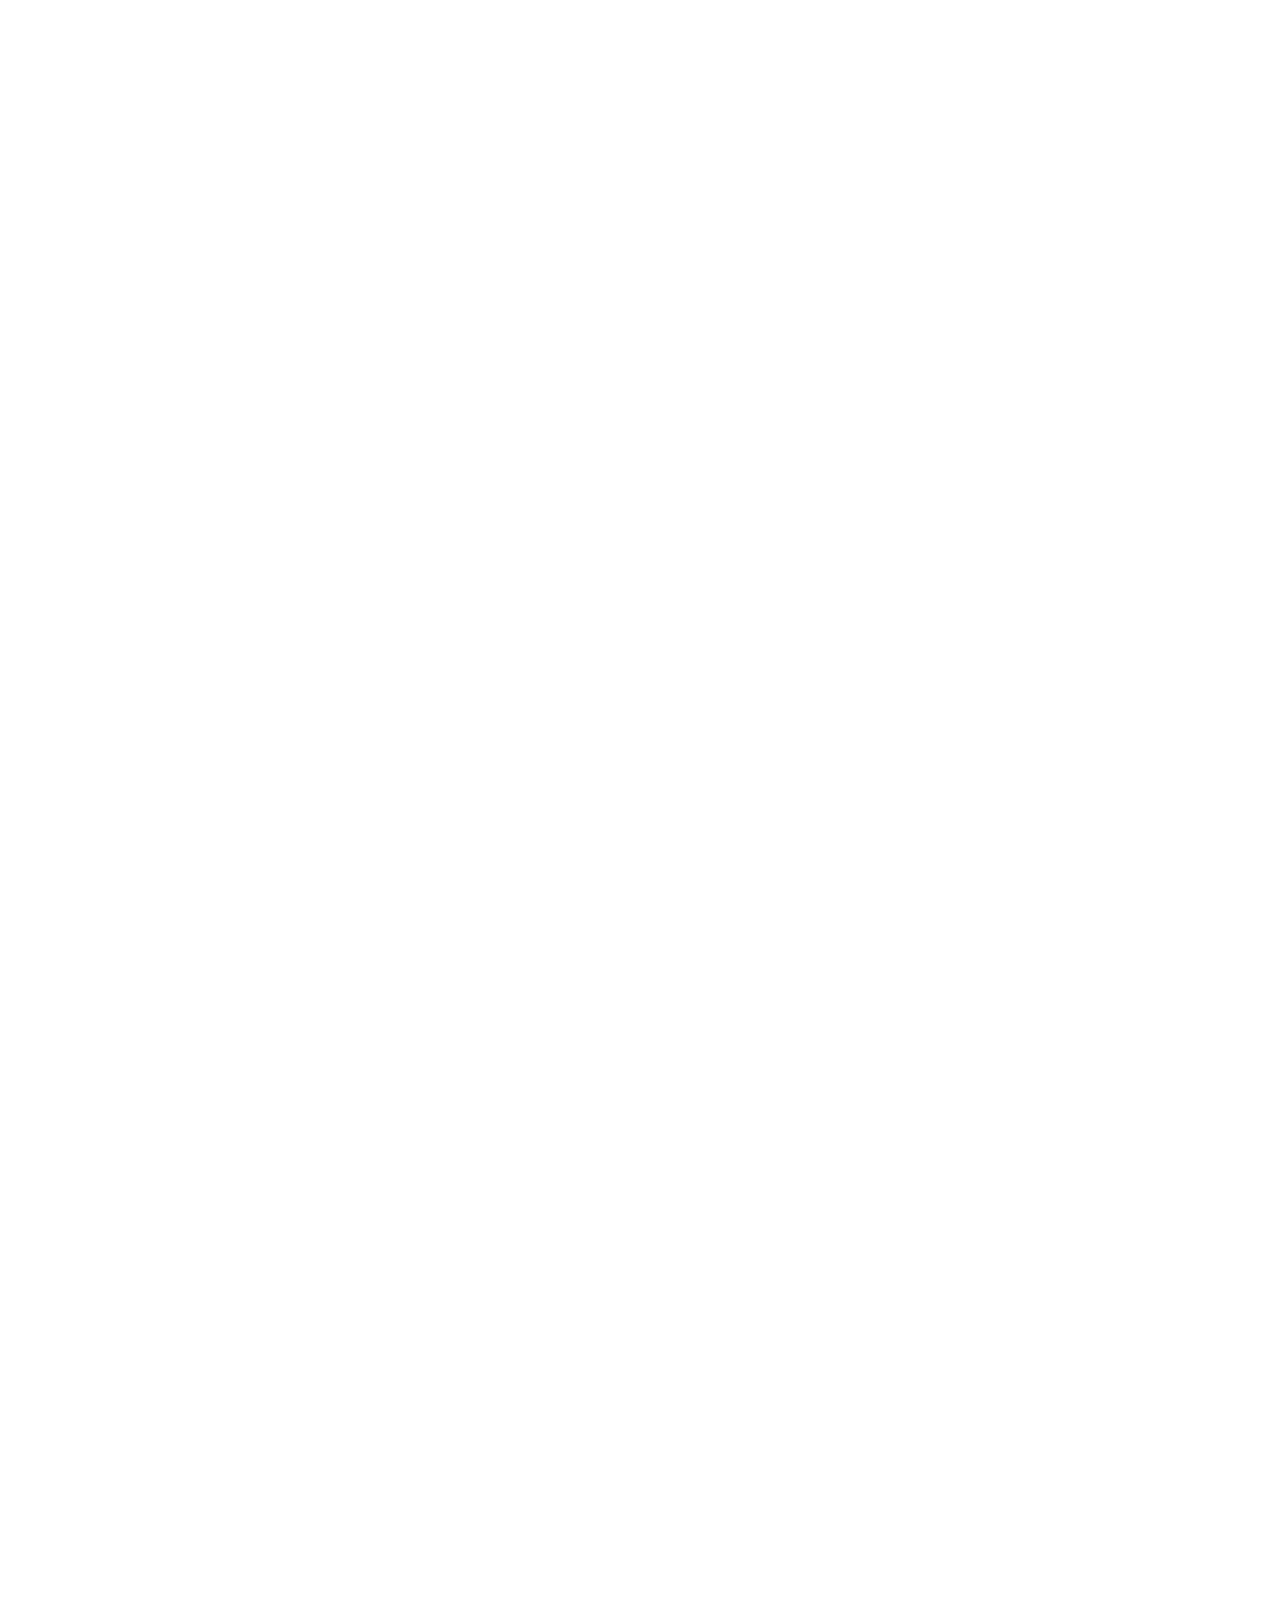
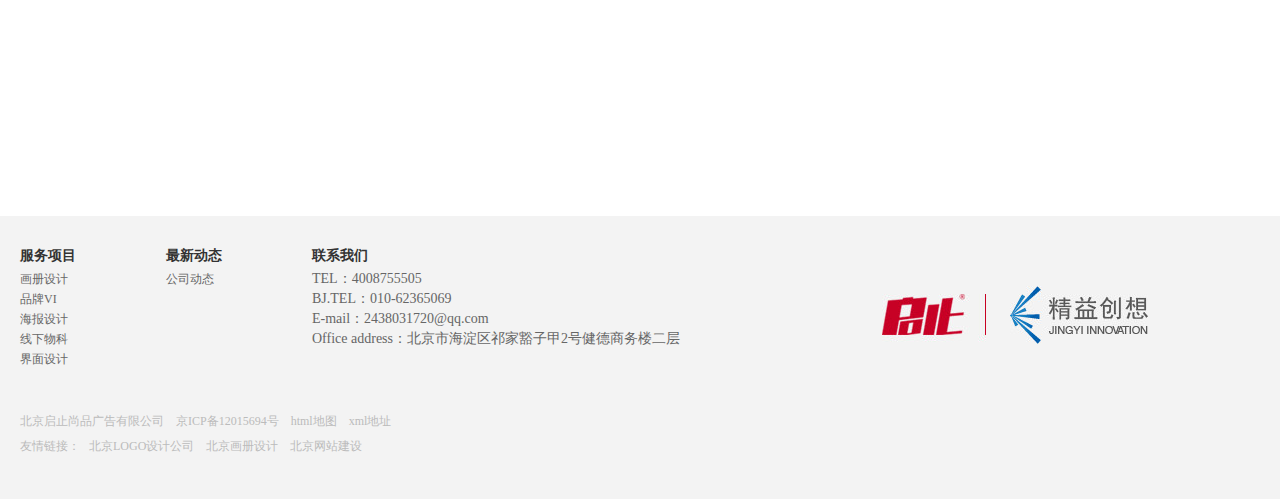
<file: trends.html>
<!DOCTYPE html>
<html>
	<head>
		<meta charset="UTF-8">
		<title>启止设计</title>
		<link rel="shortcut icon" type="img/favicon.ico" href="img/favicon.ico" media="screen">
		<link rel="stylesheet" type="text/css" href="css/base.css"/>
		<link rel="stylesheet" type="text/css" href="css/index.css"/>
		<link rel="stylesheet" type="text/css" href="css/trends.css"/>
		<link rel="stylesheet" href="css/swiper-3.3.1.min.css">
		<link rel="stylesheet" href="css/animate.min.css">
		<script type="text/javascript" src="js/jquery-1.4.3.min.js"></script>
		<script type="text/javascript" src="js/bannerjs.js"></script>
		<script type="text/javascript" src="js/jquery.js"></script>
		<script type="text/javascript" src="js/hm.js"></script>		<!--右浮动-->
		<script type="text/javascript" src="js/script.js"></script>
		<script type="text/javascript" src="js/wow.min.js"></script>
		<script type="text/javascript">
			$(function() {
				$('.ew_icon').click(function(e) {
					$('.ew_img').toggle();
				});
			})
		</script>
	</head>
	<body>
		<!--header start-->
		<header>
			<div class="header clearfix">
				<a href=""><img class="logo" src="img/logo.gif" title="启止设计" /></a>
				<nav>
					<ul>
						<li><a href="index.html">首页</a></li>
						<li><a href="case.html">案例</a></li>
						<li class="active"><a href="trends.html">动态</a></li>
						<li><a href="about.html">关于</a></li>
						<li><a href="contact.html">联系</a></li>
					</ul>
				</nav>
				<div class="phone-num">
					<p> 咨 询 &nbsp; <span class="telin" style="font-weight: 700;">0 1 0 - 6 2 3 6 5 0 6 9</span> </p>
					<p class="phone_tel"> 电 话 &nbsp; <span style="font-weight: 700;">4 0 0 - 8 7 5 - 5 5 0 5</span></p>
				</div>
				<div class="phone_cant">
					<a href="http://weibo.com/qzsj2008" target="_blank">
						<img src="img/weibo.png">
					</a>&nbsp;
					<a href="http://wpa.qq.com/msgrd?v=3&amp;uin=2438031720&amp;site=qq&amp;menu=yes" target="_blank"><img src="img/qq.png"></a>&nbsp;
					<a href="javascript:;">
						<img src="img/weixin.png" class="ew_icon">
						<img src="img/ewm.jpg" class="ew_img" width="150px" height="150px">
					</a>&nbsp;
				</div>
			</div>
		</header>
		<!--header end-->
		<!--banner start-->
		<section>
			<div class="banner">
				<img src="img/case_banner.png" style="width: 100%; margin: 0 auto;"/>
				<div class="subnav" id="subnav">
					<div class="subnav-k">
						<div class="fd_logo" style="display: none;z-index: 9999;">
							<a href=""><img src="img/down_logo.png"></a>
						</div>
						<ul class="clearfix">
							<li>
								<a href="">
									<span>画册设计</span>
								</a>
							</li>
							<li>
								<a href="">
									<span>品牌VI</span>
								</a>
							</li>
							<li>
								<a href="">
									<span>海报设计</span>
								</a>
							</li>
							<li>
								<a href="">
									<span>线下物料</span>
								</a>
							</li>
							<li>
								<a href="">
									<span>界面设计</span>
								</a>
							</li>
						</ul>
						<div class="phone-num mo_down">
							<p><span class="telin" style="font-weight:700;">0 1 0 - 6 2 3 6 5 0 6 9</span> </p>
						</div>
					</div>
				</div>
			</div>
		</section>
		<!--banner end-->
		
		<!--case start-->
		<section>
			<div class="trends">
				<div class="newstitem wow fadeInUp animated animated animated" data-wow-delay=".0s" style="visibility: visible; animation-delay: 0s;">
					<div class="newscontent clearfix">
						<a href="" class="newsinfo fl">
							<div class="newsdate fl">
								<p class="md">08-02</p>
								<p class="year">2017<br />more</p>
							</div>
							<div class="newsbody fl">
								<p class="title">久友资本旗下投融咖App上线 聚焦互联网+社交+金融</p>
								<p class="description">2016年4月，启止设计与久友资本签订了投融咖APP前端开发的合作协议。</p>
							</div>
							<div class="newsimg fl">
								<img src="img/trends1.jpg" title="久友资本旗下投融咖App上线 聚焦互联网+社交+金融">
							</div>
						</a>
					</div>
				</div>
				<div class="newstitem wow fadeInUp animated animated animated" data-wow-delay=".0s" style="visibility: visible; animation-delay: 0s;">
					<div class="newscontent clearfix">
						<a href="" class="newsinfo fl">
							<div class="newsdate fl">
								<p class="md">08-03</p>
								<p class="year">2017<br />more</p>
							</div>
							<div class="newsbody fl">
								<p class="title">启止设计为唐山海清源提供一站式的网站设计服务</p>
								<p class="description">2016年8月，启止设计与唐山海清源签订了网站设计服务。</p>
							</div>
							<div class="newsimg fl">
								<img src="img/trends2.jpg" title="启止设计为唐山海清源提供一站式的网站设计服务">
							</div>
						</a>
					</div>
				</div>
				<div class="newstitem wow fadeInUp animated animated animated" data-wow-delay=".0s" style="visibility: visible; animation-delay: 0s;">
					<div class="newscontent clearfix">
						<a href="" class="newsinfo fl">
							<div class="newsdate fl">
								<p class="md">08-02</p>
								<p class="year">2017<br />more</p>
							</div>
							<div class="newsbody fl">
								<p class="title">规范标准 塑造形象</p>
								<p class="description">2016年10月，启止设计与新华联集团签订了建工视觉识别系统的设计协议。</p>
							</div>
							<div class="newsimg fl">
								<img src="img/trends3.jpg" title="规范标准 塑造形象">
							</div>
						</a>
					</div>
				</div>
				<div class="newstitem wow fadeInUp animated animated animated" data-wow-delay=".0s" style="visibility: visible; animation-delay: 0s;">
					<div class="newscontent clearfix">
						<a href="" class="newsinfo fl">
							<div class="newsdate fl">
								<p class="md">08-02</p>
								<p class="year">2017<br />more</p>
							</div>
							<div class="newsbody fl">
								<p class="title">加强双方合作，实现共赢发展</p>
								<p class="description">启止设计与同方威视续签战略合作框架协议</p>
							</div>
							<div class="newsimg fl">
								<img src="img/trends4.jpg" title="加强双方合作，实现共赢发展">
							</div>
						</a>
					</div>
				</div>
				<div class="newstitem wow fadeInUp animated animated animated" data-wow-delay=".0s" style="visibility: visible; animation-delay: 0s;">
					<div class="newscontent clearfix">
						<a href="" class="newsinfo fl">
							<div class="newsdate fl">
								<p class="md">08-02</p>
								<p class="year">2017<br />more</p>
							</div>
							<div class="newsbody fl">
								<p class="title">安贞医院2016年年报公示</p>
								<p class="description">启止设计与首都医科大学附属北京安贞医院续签了2016年安贞医院年报的设计服务</p>
							</div>
							<div class="newsimg fl">
								<img src="img/trends5.jpg" title="安贞医院2016年年报公示">
							</div>
						</a>
					</div>
				</div>
				<div class="newstitem wow fadeInUp animated animated animated" data-wow-delay=".0s" style="visibility: visible; animation-delay: 0s;">
					<div class="newscontent clearfix">
						<a href="" class="newsinfo fl">
							<div class="newsdate fl">
								<p class="md">08-02</p>
								<p class="year">2017<br />more</p>
							</div>
							<div class="newsbody fl">
								<p class="title">合作发展 共赢未来</p>
								<p class="description">合作发展 共赢未来 ——启止设计与京东方集团续签2016年度平面视觉服务。</p>
							</div>
							<div class="newsimg fl">
								<img src="img/trends6.jpg" title="合作发展 共赢未来">
							</div>
						</a>
					</div>
				</div>
				<div class="newstitem wow fadeInUp animated animated animated" data-wow-delay=".0s" style="visibility: visible; animation-delay: 0s;">
					<div class="newscontent clearfix">
						<a href="" class="newsinfo fl">
							<div class="newsdate fl">
								<p class="md">10-31</p>
								<p class="year">2017<br />more</p>
							</div>
							<div class="newsbody fl">
								<p class="title">有一种职业——叫做设计师</p>
								<p class="description">大家看到物质，看到饭菜，看到文具，看到服装，认为这些都是要钱购买的。但有一种行业，大家都看不到它的物质与劳动，就是设计。</p>
							</div>
							<div class="newsimg fl">
								<img src="img/trends7.jpg" title="有一种职业——叫做设计师">
							</div>
						</a>
					</div>
				</div>
				<div class="newstitem wow fadeInUp animated animated animated" data-wow-delay=".0s" style="visibility: visible; animation-delay: 0s;">
					<div class="newscontent clearfix">
						<a href="" class="newsinfo fl">
							<div class="newsdate fl">
								<p class="md">08-02</p>
								<p class="year">2017<br />more</p>
							</div>
							<div class="newsbody fl">
								<p class="title">苦尽甘来的是好茶，更是好人生</p>
								<p class="description">2016年4月，启止设计与久友资本签订了投融咖APP前端开发的合作协议。</p>
							</div>
							<div class="newsimg fl">
								<img src="img/trends8.jpg" title="苦尽甘来的是好茶，更是好人生">
							</div>
						</a>
					</div>
				</div>
				<div class="newstitem wow fadeInUp animated animated animated" data-wow-delay=".0s" style="visibility: visible; animation-delay: 0s;">
					<div class="newscontent clearfix">
						<a href="" class="newsinfo fl">
							<div class="newsdate fl">
								<p class="md">10-26</p>
								<p class="year">2017<br />more</p>
							</div>
							<div class="newsbody fl">
								<p class="title">心量大，能量就大</p>
								<p class="description">在心量和能量之间，心量是基础。你有这么大的心量，才会努力去积累与之相当的能量。如果心量不大，即使有机会积累能量，也不会放在心上。</p>
							</div>
							<div class="newsimg fl">
								<img src="img/trends9.jpg" title="心量大，能量就大">
							</div>
						</a>
					</div>
				</div>
				<div class="newstitem wow fadeInUp animated animated animated" data-wow-delay=".0s" style="visibility: visible; animation-delay: 0s;">
					<div class="newscontent clearfix">
						<a href="" class="newsinfo fl">
							<div class="newsdate fl">
								<p class="md">10-25</p>
								<p class="year">2017<br />more</p>
							</div>
							<div class="newsbody fl">
								<p class="title">如何写一份体面的设计提案？</p>
								<p class="description">设计提案的策略与产品设计一样，你必须给你的设计提案制定一个策略，通俗地说，策略是你一步一步促使客户最终为设计项目买单的计策。</p>
							</div>
							<div class="newsimg fl">
								<img src="img/trends10.jpg" title="如何写一份体面的设计提案？">
							</div>
						</a>
					</div>
				</div>
				<div class="newstitem wow fadeInUp animated animated animated" data-wow-delay=".0s" style="visibility: visible; animation-delay: 0s;">
					<div class="newscontent clearfix">
						<a href="" class="newsinfo fl">
							<div class="newsdate fl">
								<p class="md">10-20</p>
								<p class="year">2017<br />more</p>
							</div>
							<div class="newsbody fl">
								<p class="title">作为一个logo设计师应养成的三个好习惯</p>
								<p class="description">一个优秀的logo设计就像一个富有趣味的人，能讲出一个吸引的故事来。</p>
							</div>
							<div class="newsimg fl">
								<img src="img/trends11.jpg" title="作为一个logo设计师应养成的三个好习惯">
							</div>
						</a>
					</div>
				</div>
				<div class="newstitem wow fadeInUp animated animated animated" data-wow-delay=".0s" style="visibility: visible; animation-delay: 0s;">
					<div class="newscontent clearfix">
						<a href="" class="newsinfo fl">
							<div class="newsdate fl">
								<p class="md">10-19</p>
								<p class="year">2017<br />more</p>
							</div>
							<div class="newsbody fl">
								<p class="title">设计师十诫</p>
								<p class="description">一个好的设计师应该注意的十点tips。</p>
							</div>
							<div class="newsimg fl">
								<img src="img/trends12.jpg" title="设计师十诫">
							</div>
						</a>
					</div>
				</div>
				<div class="newstitem wow fadeInUp animated animated animated" data-wow-delay=".0s" style="visibility: visible; animation-delay: 0s;">
					<div class="newscontent clearfix">
						<a href="" class="newsinfo fl">
							<div class="newsdate fl">
								<p class="md">10-18</p>
								<p class="year">2017<br />more</p>
							</div>
							<div class="newsbody fl">
								<p class="title">大数据时代，如何利用数据来提升设计？</p>
								<p class="description">作为设计师，我们可以使用数据来改善和推动我们的设计过程。</p>
							</div>
							<div class="newsimg fl">
								<img src="img/trends13.jpg" title="大数据时代，如何利用数据来提升设计？">
							</div>
						</a>
					</div>
				</div>
				<div class="newstitem wow fadeInUp animated animated animated" data-wow-delay=".0s" style="visibility: visible; animation-delay: 0s;">
					<div class="newscontent clearfix">
						<a href="" class="newsinfo fl">
							<div class="newsdate fl">
								<p class="md">10-17</p>
								<p class="year">2017<br />more</p>
							</div>
							<div class="newsbody fl">
								<p class="title">平面设计与UI设计的区别</p>
								<p class="description">平面设计需要学习软件应用，色彩搭配，排版布局，视觉流程等设计技巧。UI设计，在掌握设计技巧的同时更多的是交互设计的学习。</p>
							</div>
							<div class="newsimg fl">
								<img src="img/trends14.jpg" title="平面设计与UI设计的区别">
							</div>
						</a>
					</div>
				</div>
				<div class="newstitem wow fadeInUp animated animated animated" data-wow-delay=".0s" style="visibility: visible; animation-delay: 0s;">
					<div class="newscontent clearfix">
						<a href="" class="newsinfo fl">
							<div class="newsdate fl">
								<p class="md">10-13</p>
								<p class="year">2017<br />more</p>
							</div>
							<div class="newsbody fl">
								<p class="title">平面设计师的要求（二）</p>
								<p class="description">构思，灵感，积累，联想，对比，表达，技法，节奏，压力，逻辑</p>
							</div>
							<div class="newsimg fl">
								<img src="img/trends15.jpg" title="平面设计师的要求（二）">
							</div>
						</a>
					</div>
				</div>
				<div class="newstitem wow fadeInUp animated animated animated" data-wow-delay=".0s" style="visibility: visible; animation-delay: 0s;">
					<div class="newscontent clearfix">
						<a href="" class="newsinfo fl">
							<div class="newsdate fl">
								<p class="md">10-12</p>
								<p class="year">2017<br />more</p>
							</div>
							<div class="newsbody fl">
								<p class="title">平面设计师的要求（一）</p>
								<p class="description">字体，版式，节奏，色彩</p>
							</div>
							<div class="newsimg fl">
								<img src="img/trends16.jpg" title="平面设计师的要求（一）">
							</div>
						</a>
					</div>
				</div>
				<div class="newstitem wow fadeInUp animated animated animated" data-wow-delay=".0s" style="visibility: visible; animation-delay: 0s;">
					<div class="newscontent clearfix">
						<a href="" class="newsinfo fl">
							<div class="newsdate fl">
								<p class="md">10-10</p>
								<p class="year">2017<br />more</p>
							</div>
							<div class="newsbody fl">
								<p class="title">让你的设计拥有持久的生命力</p>
								<p class="description">那些真正经典的设计始终能够经受时间的考验，它们长盛不衰，大多还是因为它们符合最基本的设计规则和人的基本审美规律。</p>
							</div>
							<div class="newsimg fl">
								<img src="img/trends17.jpg" title="让你的设计拥有持久的生命力">
							</div>
						</a>
					</div>
				</div>
				<div class="newstitem wow fadeInUp animated animated animated" data-wow-delay=".0s" style="visibility: visible; animation-delay: 0s;">
					<div class="newscontent clearfix">
						<a href="" class="newsinfo fl">
							<div class="newsdate fl">
								<p class="md">09-29</p>
								<p class="year">2017<br />more</p>
							</div>
							<div class="newsbody fl">
								<p class="title">设计logo的常规思路是怎样的？</p>
								<p class="description">设计一个好的LOGO应该是可以把企业的核心理念、情感价值传播出去，让人印象深刻。</p>
							</div>
							<div class="newsimg fl">
								<img src="img/trends18.jpg" title="设计logo的常规思路是怎样的？">
							</div>
						</a>
					</div>
				</div>
				<div class="newstitem wow fadeInUp animated animated animated" data-wow-delay=".0s" style="visibility: visible; animation-delay: 0s;">
					<div class="newscontent clearfix">
						<a href="" class="newsinfo fl">
							<div class="newsdate fl">
								<p class="md">09-28</p>
								<p class="year">2017<br />more</p>
							</div>
							<div class="newsbody fl">
								<p class="title">论平面设计中的空白意象</p>
								<p class="description">空白可被视为意象表达的一类特殊形式，将空白意象引入平面设计中，研究其在平面设计中的表现和作用可以更好的传递作品深意，挖掘作品内涵。</p>
							</div>
							<div class="newsimg fl">
								<img src="img/trends19.jpg" title="论平面设计中的空白意象">
							</div>
						</a>
					</div>
				</div>
				<div class="newstitem wow fadeInUp animated animated animated" data-wow-delay=".0s" style="visibility: visible; animation-delay: 0s;">
					<div class="newscontent clearfix">
						<a href="" class="newsinfo fl">
							<div class="newsdate fl">
								<p class="md">09-27</p>
								<p class="year">2017<br />more</p>
							</div>
							<div class="newsbody fl">
								<p class="title">合作友谊，争创一流</p>
								<p class="description">启止设计与中国中钢集团签署了年度品牌平面视觉设计服务协议。</p>
							</div>
							<div class="newsimg fl">
								<img src="img/trends20.jpg" title="合作友谊，争创一流">
							</div>
						</a>
					</div>
				</div>
			</div>
		</section>
		<!--case end-->
		
		<!--footer start-->
		<footer>
			<div class="footer">
				<div class="clearfix">
					<ul class="clearfix fl">
						<li>服务项目
							<ul>
								<li><a href="">画册设计</a></li>
								<li><a href="">品牌VI</a></li>
								<li><a href="">海报设计</a></li>
								<li><a href="">线下物科</a></li>
								<li><a href="">界面设计</a></li>
							</ul>
						</li>
						<li>最新动态
							<ul>
								<li><a href="">公司动态</a></li>
							</ul>
						</li>
						<li style="width: 380px;">联系我们
							<ul>
								<li>TEL：4008755505</li>
								<li>BJ.TEL：010-62365069</li>
								<li>E-mail：2438031720@qq.com</li>
								<li>Office address：北京市海淀区祁家豁子甲2号健德商务楼二层</li>
							</ul>
						</li>
					</ul>
					<img src="img/qz.jpg"/>
				</div>
				<p>北京启止尚品广告有限公司&nbsp;&nbsp;&nbsp;&nbsp;京ICP备12015694号&nbsp;&nbsp;&nbsp;&nbsp;<a href="">html地图</a>&nbsp;&nbsp;&nbsp;&nbsp;<a href="">xml地址</a></p>
				<p>友情链接：&nbsp;&nbsp;&nbsp;<a href="">北京LOGO设计公司</a>&nbsp;&nbsp;&nbsp;&nbsp;<a href="">北京画册设计</a>&nbsp;&nbsp;&nbsp;&nbsp;<a href="">北京网站建设</a></p>
			</div>
		</footer>
		<!--footer end-->
		<div class="go_top">
			<a id="scroolTop" style="display: inline;"></a>
		</div>
		<script>
			if (!(/msie [6|7|8|9]/i.test(navigator.userAgent))){
				new WOW().init();
			};
		</script>
		<script language="JavaScript">
		    if (!(/msie [6|7|8|9]/i.test(navigator.userAgent))){
		        var wow = new WOW({
		            boxClass: 'wow',
		            animateClass: 'animated',
		            offset: 0,
		            mobile: false,
		            live: true
		        });
		        wow.init();
		    }
		</script>
	</body>
</html>
</file>
<file: css/index.css>
header,section,footer{width: 100%;}
h1{width: 110px;margin: 0 auto;height: auto; padding-top: 120px; padding-bottom: 40px; visibility: visible; animation-delay: 0s;font-size:18px;color: #959595;text-align: center;font-weight: bold;}
h1 span{font-size: 14px;}
/*header start*/
.header{max-width:1920px;margin:0 auto;position: relative;}
.header a .logo{position:absolute;left:130px;z-index: 9999;}
.header nav{margin: 20px 0 20px 400px;float:left;}
.header nav ul li{float:left;width:75px;text-align:center;height:40px;line-height:40px;}
.header nav ul li a{color:#999;font-size:16px;}
.header nav ul li a:hover{color: #231815;}
.header .active a{color:#231815;}
.header .phone-num { position: absolute; right: 253px; top: 12px; font-size: 16px;}
.header .phone-num p{line-height: 30px;}
.header .phone-num .phone_tel {letter-spacing: 0.1px;}
.telin {color: #c70025; }
.header .phone_cant {position: absolute; right: 100px; top: 20px;}
.header .phone_cant a{float: left;margin-right: 12px;}
.header .ew_icon {position: relative;}
.header .ew_img {position: absolute;left: 12px;top: 35px;display: none;}
/*header end*/

/*lbt start*/
.lbt{max-width:1920px;margin:0 auto;position:relative;padding:0;overflow:hidden}
.lbt .ad{width:1920px;height:523px;overflow:hidden}
.lbt .ad .slider{width:9600px;position:absolute;left:0;top:0}
.lbt .ad .slider li{float:left;width:1920px;height:523px;overflow:hidden}
.lbt .ad .slider li img{width:100%}
.lbt .ad .num{position:absolute;left:40%;bottom:40px}
.lbt .ad .num li{width:40px;height:2px;background:white;margin:0 5px;text-align:center;cursor:pointer;float:left}
.lbt .ad .num li.on{background:#c01920;width: 45px; height: 6px;}
/*lbt end*/

/* 二级导航 		banner start*/
.banner { position:relative;}
.banner .subnav{ width: 100%; height: 50px; background: #f5f7fa;  z-index: 9; overflow: hidden;  -moz-transition: all ease-out .3; -webkit-transition: all ease-out .3; transition:all ease-out .3s;}
.banner .subnav .subnav-k{ width:100%; height:50px;}
.banner .subnav ul{ width: 750px; margin: 0 auto; line-height: 50px;}
.banner .subnav ul li{ float: left; width: 150px; text-align: center; height: 50px; }
.banner .subnav ul li:last-of-type{ border-right:none ; background-image: none;}
.banner .subnav ul li:hover{ background: #fff;  border-bottom: 2px solid #c70025;}
.banner .subnav ul li a{ display: inline-block; width: 100%; height: 47px;}
.banner .subnav ul li a:hover{ border-bottom: 2px solid #c70025; }
.banner .subnav ul li a span{ display: block; color: #010101; font-size: 14px; }
.banner .subnav ul li a em{ color: #999999; margin-left: 13px; display: block;}
.banner .subnav.active{ position: fixed; top: 0; width: 100%; margin-left: 0; left: 0; z-index: 99; background: #ececec; height: 64px;}
.banner .subnav.active ul{ width:78%; float: left; padding-left: 200px; box-sizing: border-box; -moz-box-sizing: border-box; -webkit-box-sizing: border-box;}
.banner .subnav.active ul li{ height: 62px; width: 18.5%; line-height: 64px;}
.banner .subnav.active ul li a:hover { height: 63px;}
.banner .subnav.active .mo_down { float: left; margin-top:16px; font-size: 18px; }
.banner .subnav ul li a em{ margin-top: 3px;}
.banner .subnav.active .subnav-k{ width:95%; margin:0 auto; height:64px; position:relative; box-sizing: border-box; -moz-box-sizing: border-box; -webkit-box-sizing: border-box;}
.banner .subnav .fd_logo{ display: none;  position: absolute; left:0; top: 10px;}
.banner .subnav .fd_tel{ display: none;  position: absolute; right:0;  top: 10px;}
.banner .subnav ul .sub_hin { background: #fff; border-bottom: 2px solid #c70025;  height: 48px; }
/*banner end*/

/*cases start*/
.cases{max-width: 1920px;margin:0 auto;}
.cases .c_img{position: relative;margin-bottom:162px;}
.cases .c_img div{width: 25%; border-bottom: 1px solid #fff; overflow: hidden; border-right: 1px solid #fff; float: left; position: relative; box-sizing: border-box; -moz-box-sizing: border-box; -webkit-box-sizing: border-box;}
.cases .c_img div img{max-width:100%;width: 100%;float: left;margin-right: 1px; margin-bottom: 1px;display: block;transition:all ease-out .3s; -moz-transition: all ease-out .3s; -webkit-transition: all ease-out .3s;}
.cases .c_img div img:hover{transform:scale(1.2,1.2);-moz-transform:scale(1.2,1.2);-webkit-transform:scale(1.2,1.2);-o-transform:scale(1.2,1.2);overflow: hidden;}
.cases div button{width: 120px;height:34px; line-height:34px; background: #c01920;border-radius: 3px;position: absolute; left: 45%; top: 642px;}
.cases div button a{color:#fff;font-size:14px;}
/*cases end*/

/*news start*/
.news{max-width: 1920px; margin: 0 auto;background: #f8f8f8;position: relative;padding-bottom:140px;}
.news h3{width: 50px;margin: 0 auto;height: auto; padding-top: 25px; visibility: visible;font-size:14px;color: #444;text-align: center;}
.news h3 span{font-size: 12px;color:#cbc1c4;}
.news div{border-bottom: 1px solid #ececec;padding: 45px 20px;}
.news div p{line-height: 30px;}
.news div .p1{font-size: 14px; color: #8a8a8a;}
.news div .p1 span{margin-left:36px; color: #bdbdbd;}
.news div .p2{font-size: 16px; color: #464646;}
.news div .p2 span{padding: 0 7px;}
.news div .p3{font-size: 14px; color: #6a6a6a;}
.news button{width: 120px;height:34px; line-height:34px; background: #c01920;border-radius: 3px;position: absolute; left: 45%;bottom: 95px;}
.news button a{color:#fff;font-size:14px;}
/*news end*/

/*footer start*/
.footer{max-width: 1920px;margin: 0 auto;background: #f3f3f3;padding: 30px 65px 40px 20px;}
.footer div{padding-bottom: 40px;}
.footer div>ul>li{float: left;margin-right: 90px;color: #333;font-size: 14px;line-height: 20px;font-weight: bold;}
.footer div>ul>li>ul{margin-top: 3px;}
.footer div>ul>li>ul>li{color: #666;font-weight: normal;}
.footer div>ul>li>ul>li a{color: #666; font-size: 12px;}
.footer div>ul>li>ul>li a:hover{color: #666;}
.footer div img{padding: 40px 0 0 100px;}
.footer p{color: #bbb;font-size: 12px;line-height: 25px;}
.footer p a{color: #bbb;}
.footer p a:hover{color: #bbb;}
/*footer end*/

/*go_top start*/
/*.go_top{display: none;}*/
#scroolTop{ display:block; cursor: pointer; width:50px; height:50px;position:fixed; z-index: 9;background: #000 url(../img/go_top.png) no-repeat left center; background-position: 0 0px; bottom:50px;  right:30px;transition: all ease-out .3s; -moz-transition: all ease-out .3s; -webkit-transition: all ease-out .3s;text-decoration:none; display:none; opacity: 0.5; filter:alpha(opacity=50); border-radius: 3px;}
#scroolTop:hover{ background: #7899c4 url(../img/go_top.png) no-repeat left center; background-position: 0 -50px; opacity: 1; filter:alpha(opacity=100);}
/*go_top end*/
</file>
<file: css/about.css>
.about{max-width: 1200px; margin: 120px auto 60px;padding: 0 20px;}
.about .a_main{width: 100%; overflow: hidden;}
.about .a_main .m_top,.about .a_center1{width: 95%;padding: 40px 36px;font-size: 12px;line-height: 22px;background: #f5f7fa; margin-bottom: 10px;}
.about .a_center{margin: 10px 0;}
.a_bottom {overflow: hidden;padding-bottom: 50px;}
.a_bottom>img {float: left;margin: 0 5px;padding-bottom: 10px;}
</file>
<file: css/case.css>
#case {
	max-width: 1920px;
	margin: 90px auto 50px;
	padding: 50px 40px;
}
#case .wow {
	width: 382px;
	float: left;
	margin: 0 13px 20px 0;
	background-color: #fff;
	-webkit-transition: border .2s ease-in-out;
	-o-transition: border .2s ease-in-out;
	transition: border .2s ease-in-out;
	cursor: pointer;
	box-sizing: border-box;
	-moz-box-sizing: border-box;
	-webkit-box-sizing: border-box;
}
#case .wow:hover div{
	background: #A0A0A0;
	color: #fff;
	-webkit-transition: all 0.5s ease-in;
	-ms-transition: all 0.5s ease-in;
	transition: all 0.5s ease-in;
}
#case .wow div {
	padding: 25px;
	color: #333;
}
#case .wow div h4 {
	font-size: 18px;
	margin-top: 12px;
	margin-bottom: 15px;
	height: 22px;
	overflow: hidden;
}
#case .wow div p {
	height: 40px;
	margin: 0 0 10px;
	font-size: 14px;
	overflow: hidden;
}
#case .wow img{
    width: 382px;
    height: 251px;
}
</file>
<file: css/trends.css>
.trends {
	max-width: 1920px;
	margin: 0 auto;
	padding-top: 66px;
}

.trends .newscontent {
	width: 1100px;
	margin: 0 auto;
}

.fl {
	float: left;
	display: inline;
}

.trends .newscontent:hover {
	cursor: pointer;
}

.trends .newscontent:hover .newsdate {
	background: #C70025;
	color: #fff;
}


.trends .newscontent .newsdate {
	font-weight: inherit;
    font-family: Arial;
    color: #B0B0B0;
    margin-bottom: 0;
    display: inline-block;
    transition: all 0.3s cubic-bezier(0.215, 0.61, 0.355, 1) 0s;
    -webkit-transition: all 0.3s cubic-bezier(0.215, 0.61, 0.355, 1) 0s;
    height: 121px;
    padding: 10px 20px 0;
}

.trends .newscontent .newsdate p {
	font-size: 12px;
	text-align: center;
}

.trends .newscontent .newsdate .md {
	font-family: GOTHAM-BLACK,Arial, Helvetica, sans-serif;
    font-size: 45px;
    line-height: 44px;
    border-bottom: 1px solid #d5d5d5;
    height: 50px;
}

.trends .newscontent .newsdate .year {
	margin: 25px 0 10px 0;
}

.newsinfo {
	padding-bottom: 20px;
	width: 100%;
	height: 100%;
	display: block;
	position: relative;
}

.newsbody {
	position: absolute;
	left: 180px;
	top: 0;
	transition: all 0.6s cubic-bezier(0.215, 0.61, 0.355, 1) 0s;
	-webkit-transition: all 0.6s cubic-bezier(0.215, 0.61, 0.355, 1) 0s;
}

.newsbody .title {
	font-family: "微软雅黑";
	font-size: 16px;
	width: 550px;
	overflow: hidden;
	white-space: nowrap;
	text-overflow: ellipsis;
	color: #444;
	line-height: 30px;
	height: 30px;
}

.newsbody .description {
	font-size: 12px;
	line-height: 25px;
	height: 70px;
	color: #909090;
	text-align: left;
	overflow: hidden;
	margin-top: 20px;
	display: block;
	width: 515px;
	transition: all 0.6s cubic-bezier(0.215, 0.61, 0.355, 1) 0s;
	-webkit-transition: all 0.6s cubic-bezier(0.215, 0.61, 0.355, 1) 0s;
}

.newsimg {
    width: 340px;
    height: 160px;
    position: absolute;
    top: 0;
    right: 0;
}

.newsimg img {
    width: 210px;
    height: 126px;
}
</file>
<file: css/base.css>
@charset "utf-8";
/* CSS Document */
/*CSS reset*/
img{display: block;}
html { color: #000; background: #FFF; }
*{ margin: 0; padding: 0;list-style-type:none;}
table { border-collapse: collapse; border-spacing: 0; }
ul,li,h1,h2,h3,h4,h5,h6,ol,article,aside,header,footer,figure,figcaption,form,label,fieldset,legend,iframe,frameset,frame{display:block}
fieldset, img { border: 0; }
address, caption, cite, code, dfn, em, strong, th, var, optgroup {font-style: inherit; font-weight: inherit; }
del, ins { text-decoration: none; }
li { list-style: none; }
caption, th { text-align: left; }
h1, h2, h3, h4, h5, h6 { font-weight: normal; }
q:before, q:after { content: ''; }
abbr, acronym { border: 0; font-variant: normal; }
sup { vertical-align: baseline; }
sub { vertical-align: baseline; }
legend { color: #000; }
input, button, textarea, select, optgroup, option { font-family: inherit; font-size: inherit; font-style: inherit; font-weight: inherit; }
input, button, textarea, select { *font-size:100%;
}
input, button, select { border: 0 none; outline: 0 none; }
a { outline: 0 none; text-decoration: none; cursor: pointer; }
a:hover { text-decoration: none; }
input[type="text"], input[type="password"] { -webkit-box-shadow: 0 0 0px 1000px white inset; }
input[type=text]::-ms-clear {
display: none;
}
* { outline: 0 none; }
button { background: #FFF; }
/*文字排版*/
.f12 { font-size: 12px; }
.f13 { font-size: 13px; }
.f14 { font-size: 14px; }
.f16 { font-size: 16px; }
.f18 { font-size: 18px; }
.f20 { font-size: 20px; }
.f22 { font-size: 22px; }
.f24 { font-size: 24px; }
.f32 { font-size: 32px; }
.fb { font-weight: bold }
.fn { font-weight: normal; }
.t2 { text-indent: 2em; }
.lh150 { line-height: 150%; }
.lh180 { line-height: 180%; }
.lh200 { line-height: 200%; }
.unl { text-decoration: underline; }
.no_unl { text-decoration: none; }
/*传统盒模型*/
.bb { -moz-box-sizing: border-box; box-sizing: border-box; }
/*定位*/
.tl { text-align: left; }
.tc { text-align: center; }
.tr { text-align: right; }
.tj { text-align: justify; }
.vm { vertical-align: middle; }
.vt { vertical-align: top; }
.vb { vertical-align: bottom; }
.bc { margin-left: auto; margin-right: auto; }
.fl { float: left; display: inline; }
.fr { float: right; display: inline; }
.cb { clear: both; }
.cl { clear: left; }
.cr { clear: right; }
.clearfix:after { content: "."; display: block; height: 0; clear: both; visibility: hidden; }
.pr { position: relative; }
.pa { position: absolute; }
/*.abs-right{position:absolute;right:0}*/
.par { position: absolute; right: 10px; top: 10px }
.pab { position: absolute; bottom: 0; }
.zoom { zoom: 1; }
.hidden { visibility: hidden; }
.none { display: none; }
.block { display: block; }
.ib { display: inline-block; }
/*长度高度*/
.w10 { width: 10px; }
.w20 { width: 20px; }
.w30 { width: 30px; }
.w40 { width: 40px; }
.w50 { width: 50px; }
.w60 { width: 60px; }
.w70 { width: 70px; }
.w80 { width: 80px; }
.w90 { width: 90px; }
.w100 { width: 100px; }
.w200 { width: 200px; }
.w300 { width: 300px; }
.w400 { width: 400px; }
.w500 { width: 500px; }
.w600 { width: 600px; }
.w700 { width: 700px; }
.w800 { width: 800px; }
.w { width: 100% }
.h50 { width: 50px; }
.h80 { width: 80px; }
.h100 { width: 100px; }
.h200 { width: 200px; }
.h { height: 100% }
/*边距*/
.m10 { margin: 10px; }
.m15 { margin: 15px; }
.m30 { margin: 30px; }
.mt5 { margin-top: 5px; }
.mt10 { margin-top: 10px; }
.mt15 { margin-top: 15px; }
.mt20 { margin-top: 20px; }
.mt30 { margin-top: 30px; }
.mt50 { margin-top: 50px; }
.mt100 { margin-top: 100px; }
.mb5 { margin-bottom: 5px; }
.mb10 { margin-bottom: 10px; }
.mb15 { margin-bottom: 15px; }
.mb20 { margin-bottom: 20px; }
.mb30 { margin-bottom: 30px; }
.mb50 { margin-bottom: 50px; }
.mb100 { margin-bottom: 100px; }
.ml5 { margin-left: 5px; }
.ml10 { margin-left: 10px; }
.ml15 { margin-left: 15px; }
.ml20 { margin-left: 20px; }
.ml30 { margin-left: 30px; }
.ml50 { margin-left: 50px; }
.ml100 { margin-left: 100px; }
.mr5 { margin-right: 5px; }
.mr10 { margin-right: 10px; }
.mr15 { margin-right: 15px; }
.mr20 { margin-right: 20px; }
.mr30 { margin-right: 30px; }
.mr50 { margin-right: 50px; }
.mr100 { margin-right: 100px; }
.p10 { padding: 10px; }
.p15 { padding: 15px; }
.p30 { padding: 30px; }
.pt5 { padding-top: 5px; }
.pt10 { padding-top: 10px; }
.pt15 { padding-top: 15px; }
.pt20 { padding-top: 20px; }
.pt30 { padding-top: 30px; }
.pt50 { padding-top: 50px; }
.pt100 { padding-top: 100px; }
.pb5 { padding-bottom: 5px; }
.pb10 { padding-bottom: 10px; }
.pb15 { padding-bottom: 15px; }
.pb20 { padding-bottom: 20px; }
.pb30 { padding-bottom: 30px; }
.pb50 { padding-bottom: 50px; }
.pb100 { padding-bottom: 100px; }
.pl5 { padding-left: 5px; }
.pl10 { padding-left: 10px; }
.pl15 { padding-left: 15px; }
.pl20 { padding-left: 20px; }
.pl30 { padding-left: 30px; }
.pl50 { padding-left: 50px; }
.pl100 { padding-left: 100px; }
.pr5 { padding-right: 5px; }
.pr10 { padding-right: 10px; }
.pr15 { padding-right: 15px; }
.pr20 { padding-right: 20px; }
.pr30 { padding-right: 30px; }
.pr50 { padding-right: 50px; }
.pr100 { padding-right: 100px; }
/*水平线*/
hr { border-style: dashed; border-width: 1px 0; }
</file>
